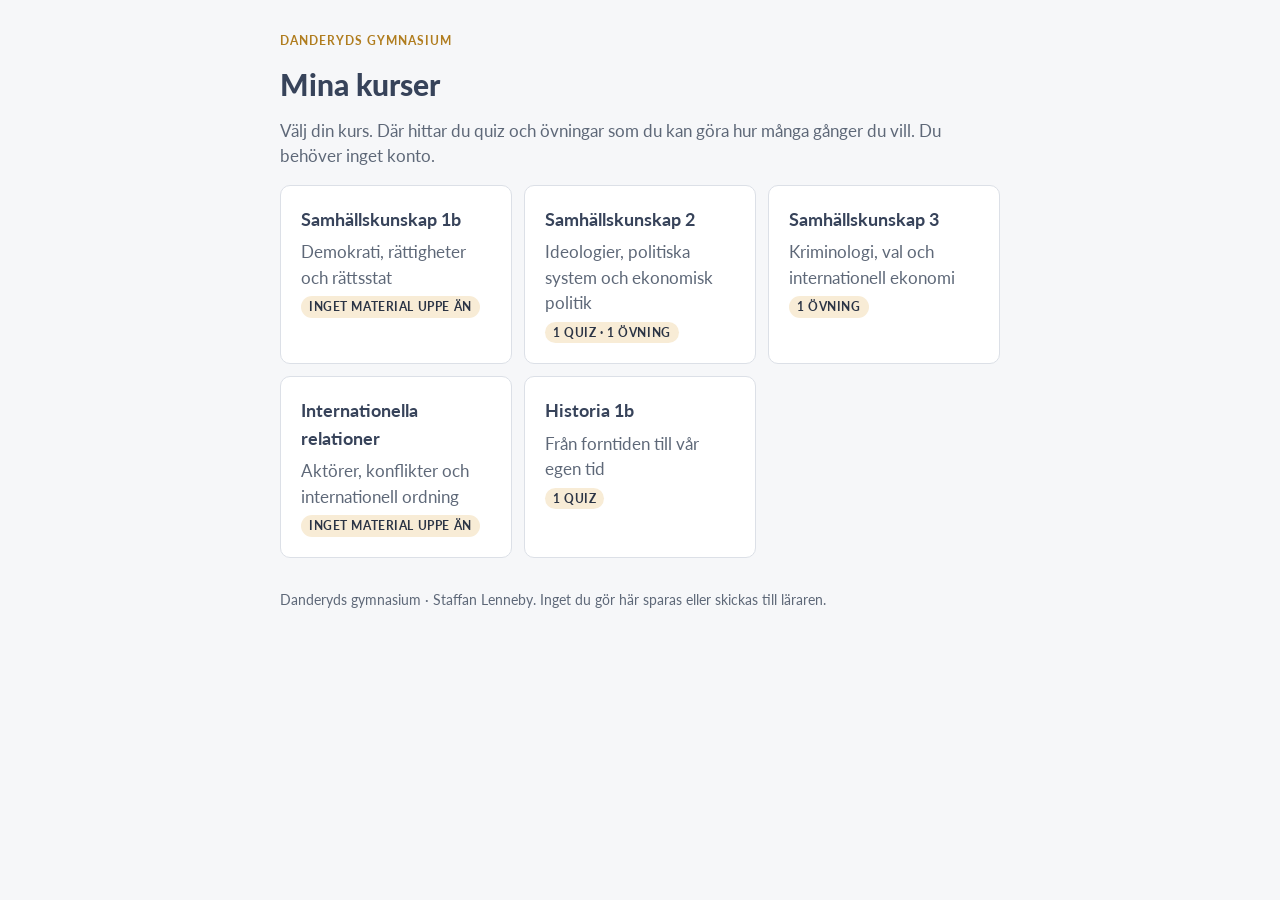
<file: index.html>
<!DOCTYPE html>
<html lang="sv">
<head>
<meta charset="utf-8">
<meta name="viewport" content="width=device-width, initial-scale=1">
<title>Mina kurser · Staffan Lenneby</title>
<link rel="preconnect" href="https://fonts.googleapis.com">
<link rel="stylesheet" href="https://fonts.googleapis.com/css2?family=Lato:wght@400;700;900&display=swap">
<link rel="stylesheet" href="style.css">
</head>
<body>
<div class="wrap">
  <span class="eyebrow">Danderyds gymnasium</span>
  <h1>Mina kurser</h1>
  <p class="muted">Välj din kurs. Där hittar du quiz och övningar som du kan göra hur många gånger du vill. Du behöver inget konto.</p>
  <div class="grid">
    <a class="card" href="kurs/sam1b/">
      <b>Samhällskunskap 1b</b>
      <span class="muted">Demokrati, rättigheter och rättsstat</span>
      <span class="tag">Inget material uppe än</span>
    </a>
    <a class="card" href="kurs/sam2/">
      <b>Samhällskunskap 2</b>
      <span class="muted">Ideologier, politiska system och ekonomisk politik</span>
      <span class="tag">1 quiz · 1 övning</span>
    </a>
    <a class="card" href="kurs/sam3/">
      <b>Samhällskunskap 3</b>
      <span class="muted">Kriminologi, val och internationell ekonomi</span>
      <span class="tag">1 övning</span>
    </a>
    <a class="card" href="kurs/ir/">
      <b>Internationella relationer</b>
      <span class="muted">Aktörer, konflikter och internationell ordning</span>
      <span class="tag">Inget material uppe än</span>
    </a>
    <a class="card" href="kurs/historia1b/">
      <b>Historia 1b</b>
      <span class="muted">Från forntiden till vår egen tid</span>
      <span class="tag">1 quiz</span>
    </a>
  </div>
  <footer>Danderyds gymnasium · Staffan Lenneby. Inget du gör här sparas eller skickas till läraren.</footer>
</div>
</body>
</html>
</file>
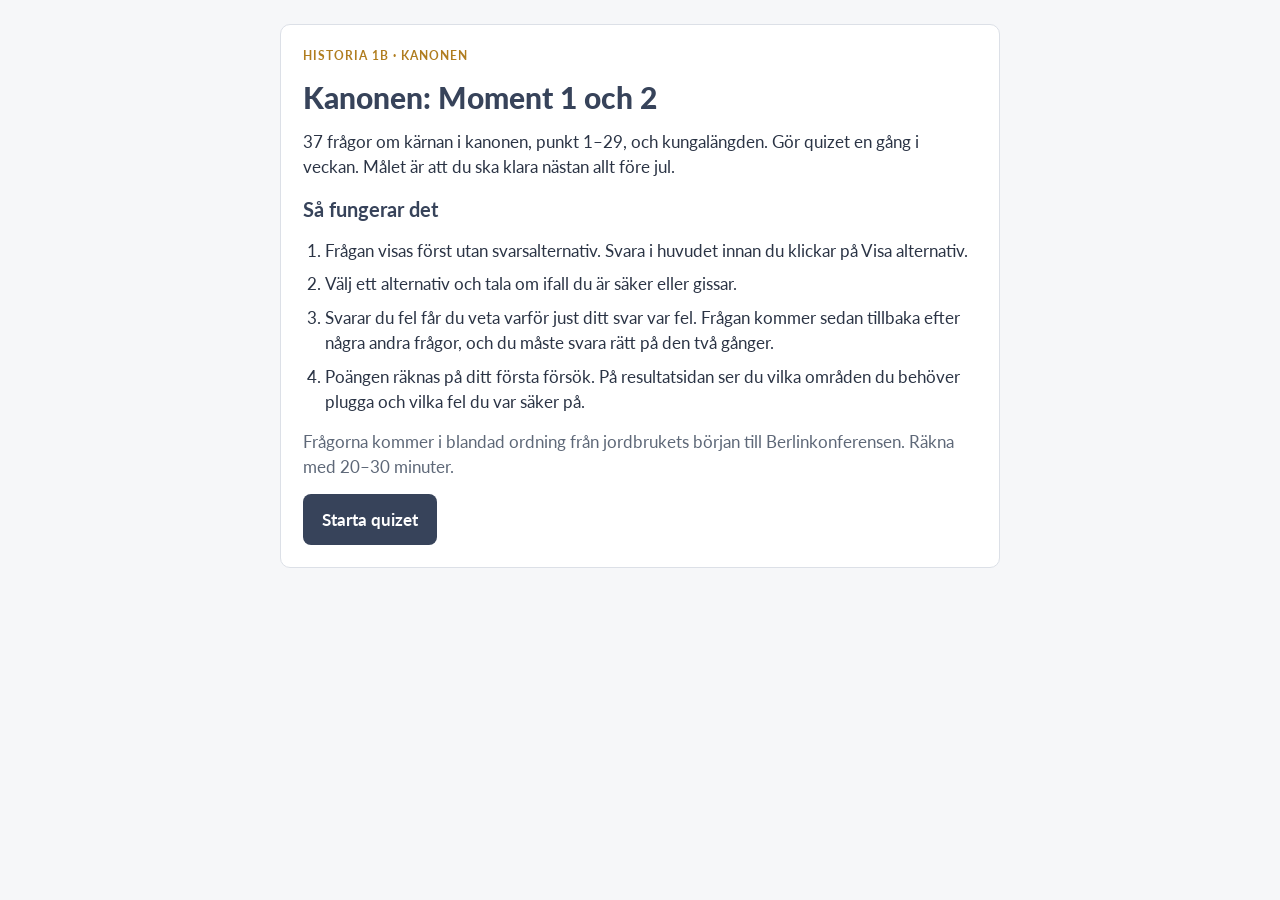
<file: historia-kanon/index.html>
<!DOCTYPE html>
<html lang="sv">
<head>
<meta charset="utf-8">
<meta name="viewport" content="width=device-width, initial-scale=1">
<title>Kanonen i Historia 1b</title>
<link rel="preconnect" href="https://fonts.googleapis.com">
<link rel="stylesheet" href="https://fonts.googleapis.com/css2?family=Lato:wght@400;700;900&display=swap">
<style>
/* Layout: en smal kolumn, ett kort i taget. Skifferblått och guld som i lektionernas bilder. */
:root {
  --bg: #F6F7F9; --card: #FFFFFF; --ink: #2B3445; --muted: #5E6878; --line: #DCE0E7;
  --navy: #37435A; --gold: #B07D1F; --goldbg: #F8ECD6;
  --ok: #2E7D4F; --okbg: #E3F2E9; --bad: #B03A2E; --badbg: #FBE7E4;
  --sel: #E6EAF2;
  --font: "Lato", "Segoe UI", system-ui, sans-serif;
}
@media (prefers-color-scheme: dark) { :root:not([data-theme="light"]) {
  --bg: #161B24; --card: #1F2633; --ink: #E7EAF0; --muted: #A3ACBB; --line: #333C4C;
  --navy: #9FB2D6; --gold: #E2B969; --goldbg: #3A3222;
  --ok: #6FCB95; --okbg: #1D3328; --bad: #F08D80; --badbg: #3A2220; --sel: #2B3446; color-scheme: dark } }
:root[data-theme="dark"] {
  --bg: #161B24; --card: #1F2633; --ink: #E7EAF0; --muted: #A3ACBB; --line: #333C4C;
  --navy: #9FB2D6; --gold: #E2B969; --goldbg: #3A3222;
  --ok: #6FCB95; --okbg: #1D3328; --bad: #F08D80; --badbg: #3A2220; --sel: #2B3446; color-scheme: dark }
* { box-sizing: border-box; }
[hidden] { display: none !important; }
html, body { background: var(--bg); }
body { color: var(--ink); font-family: var(--font); font-size: 17px; line-height: 1.5; margin: 0;
  padding-left: max(16px, env(safe-area-inset-left, 0px)); padding-right: max(16px, env(safe-area-inset-right, 0px)); padding-block: 24px 48px; }
.wrap { max-width: 720px; margin: 0 auto; display: grid; gap: 16px; }
h1 { font-size: 1.9rem; font-weight: 900; color: var(--navy); margin: 0; line-height: 1.15; text-wrap: balance; }
h2 { font-size: 1.25rem; color: var(--navy); margin: 0; text-wrap: balance; }
.eyebrow { font-size: .78rem; font-weight: 700; letter-spacing: .08em; text-transform: uppercase; color: var(--gold); }
.card { background: var(--card); border: 1px solid var(--line); border-radius: 10px; padding: 22px; display: grid; gap: 14px; }
.muted { color: var(--muted); }
p { margin: 0; }
ol.rules { margin: 0; padding-left: 1.3em; display: grid; gap: 8px; }
button { font: inherit; cursor: pointer; border-radius: 8px; border: 1px solid transparent; padding: 12px 18px; font-weight: 700; }
button:focus-visible { outline: 3px solid var(--gold); outline-offset: 2px; }
.primary { background: var(--navy); color: var(--card); }
.secondary { background: transparent; color: var(--navy); border-color: var(--line); }
button:disabled { opacity: .45; cursor: not-allowed; }
.row { display: flex; flex-wrap: wrap; gap: 10px; align-items: center; }
.top { display: flex; justify-content: space-between; gap: 12px; flex-wrap: wrap; font-size: .9rem; color: var(--muted); font-variant-numeric: tabular-nums; }
.bar { height: 6px; background: var(--line); border-radius: 3px; overflow: hidden; }
.bar > i { display: block; height: 100%; background: var(--gold); width: 0; transition: width .3s; }
.badge { display: inline-block; font-size: .75rem; font-weight: 700; padding: 2px 8px; border-radius: 99px; background: var(--goldbg); color: var(--ink); }
.qtext { font-size: 1.2rem; font-weight: 700; line-height: 1.4; }
.think { background: var(--goldbg); border-radius: 8px; padding: 12px 14px; font-size: .95rem; }
.opts { display: grid; gap: 10px; }
.opt { text-align: left; background: var(--card); color: var(--ink); border: 1.5px solid var(--line); font-weight: 400; display: flex; gap: 12px; align-items: flex-start; }
.opt .k { flex: none; width: 1.7em; height: 1.7em; border-radius: 50%; display: grid; place-items: center; background: var(--sel); font-weight: 700; font-size: .85rem; }
.opt.chosen { border-color: var(--navy); background: var(--sel); }
.opt.right { border-color: var(--ok); background: var(--okbg); }
.opt.wrong { border-color: var(--bad); background: var(--badbg); }
.opt:disabled { opacity: 1; cursor: default; }
.verdict { font-weight: 900; font-size: 1.1rem; }
.verdict.ok { color: var(--ok); } .verdict.bad { color: var(--bad); }
.fb { display: grid; gap: 10px; border-top: 1px solid var(--line); padding-top: 14px; }
.fb b { color: var(--navy); }
.ref { font-size: .85rem; color: var(--muted); }
.score { font-size: 2.6rem; font-weight: 900; color: var(--navy); font-variant-numeric: tabular-nums; line-height: 1; }
.tablewrap { overflow-x: auto; }
table { border-collapse: collapse; width: 100%; font-size: .95rem; }
th, td { text-align: left; padding: 8px 6px; border-bottom: 1px solid var(--line); vertical-align: top; }
th { font-size: .78rem; text-transform: uppercase; letter-spacing: .06em; color: var(--muted); }
td.n { font-variant-numeric: tabular-nums; white-space: nowrap; }
.pill { font-size: .8rem; font-weight: 700; padding: 2px 9px; border-radius: 99px; white-space: nowrap; }
.pill.s { background: var(--okbg); color: var(--ok); } .pill.r { background: var(--goldbg); color: var(--gold); } .pill.p { background: var(--badbg); color: var(--bad); }
ul.list, ol.list { margin: 0; padding-left: 1.2em; display: grid; gap: 10px; }
ul.list li span, ol.list li span { display: block; color: var(--muted); font-size: .95rem; }
.keys { font-size: .8rem; color: var(--muted); }
@media (max-width: 480px) { body { font-size: 16px; } h1 { font-size: 1.55rem; } .card { padding: 16px; } .qtext { font-size: 1.1rem; } }
@media (prefers-reduced-motion: reduce) { .bar > i { transition: none; } }
</style>
</head>
<body>


<div class="wrap">

<section id="start" class="card">
  <span class="eyebrow">Historia 1b · Kanonen</span>
  <h1>Kanonen: Moment 1 och 2</h1>
  <p>37 frågor om kärnan i kanonen, punkt 1–29, och kungalängden. Gör quizet en gång i veckan. Målet är att du ska klara nästan allt före jul.</p>
  <h2>Så fungerar det</h2>
  <ol class="rules">
    <li>Frågan visas först utan svarsalternativ. Svara i huvudet innan du klickar på Visa alternativ.</li>
    <li>Välj ett alternativ och tala om ifall du är säker eller gissar.</li>
    <li>Svarar du fel får du veta varför just ditt svar var fel. Frågan kommer sedan tillbaka efter några andra frågor, och du måste svara rätt på den två gånger.</li>
    <li>Poängen räknas på ditt första försök. På resultatsidan ser du vilka områden du behöver plugga och vilka fel du var säker på.</li>
  </ol>
  <p class="muted">Frågorna kommer i blandad ordning från jordbrukets början till Berlinkonferensen. Räkna med 20–30 minuter.</p>
  <div class="row"><button id="startBtn" class="primary">Starta quizet</button></div>
</section>

<section id="quiz" class="card" hidden>
  <div class="top"><span id="prog"></span><span id="queueInfo"></span></div>
  <div class="bar"><i id="barFill"></i></div>
  <div class="row"><span id="again" class="badge" hidden>Tillbaka: svara rätt igen</span><span id="areaTag" class="eyebrow" hidden></span></div>
  <p id="qtext" class="qtext"></p>

  <div id="thinkBox" class="think">Svara i huvudet först. Klicka sedan på Visa alternativ.</div>
  <div id="showRow" class="row"><button id="showBtn" class="primary">Visa alternativ</button><span class="keys">eller tryck mellanslag</span></div>

  <div id="opts" class="opts" hidden></div>
  <div id="answerRow" class="row" hidden>
    <button id="sureBtn" class="primary" disabled>Svara: jag är säker</button>
    <button id="guessBtn" class="secondary" disabled>Svara: jag gissar</button>
    <span class="keys">1–4 väljer, S eller G svarar</span>
  </div>

  <div id="fb" class="fb" hidden>
    <p id="verdict" class="verdict"></p>
    <p id="whyWrong" hidden></p>
    <p id="explain"></p>
    <p id="ref" class="ref"></p>
    <p id="comeback" class="muted" hidden>Frågan kommer tillbaka om en stund.</p>
    <div class="row"><button id="nextBtn" class="primary">Nästa fråga</button><span class="keys">eller tryck Enter</span></div>
  </div>
</section>

<section id="result" hidden>
  <div class="wrap">
    <div class="card">
      <span class="eyebrow">Resultat på första försöket</span>
      <p class="score" id="score"></p>
      <p id="scoreNote"></p>
    </div>
    <div class="card">
      <h2>Per område</h2>
      <div class="tablewrap"><table>
        <thead><tr><th>Område</th><th>Rätt</th><th>Läge</th></tr></thead>
        <tbody id="areaRows"></tbody>
      </table></div>
      <p class="muted">Sitter: 80 procent eller mer. Repetera: 50–79 procent. Plugga mer: under 50 procent.</p>
    </div>
    <div class="card" id="sureWrongCard">
      <h2>Fel som du var säker på</h2>
      <p class="muted">Det här är missuppfattningar. De är farligast, eftersom du inte vet om dem. Läs rätt svar och förklaringen en gång till.</p>
      <ul class="list" id="sureWrong"></ul>
    </div>
    <div class="card">
      <h2 id="planHead">Plugga på det här, i den här ordningen</h2>
      <ol class="list" id="plan"></ol>
    </div>
    <div class="card">
      <div class="row">
        <button id="retryWrong" class="primary">Gör om dina fel</button>
        <button id="restart" class="secondary">Gör om hela quizet</button>
      </div>
      <p class="muted">Bäst effekt får du om du gör om quizet i morgon eller om ett par dagar, inte direkt.</p>
    </div>
  </div>
</section>

</div>

<script>
const AREAS = {
  forn: { name: "Forntid och antik", ref: "Kanonen, punkt 1–6", plan: "Lär dig de sex punkterna i ordning. Kom ihåg att antiken slutar 476 och att 509 f.Kr. kommer före 27 f.Kr." },
  med:  { name: "Medeltid", ref: "Kanonen, punkt 7–13", plan: "Rita en tidslinje från 476 till 1453. Lär dig kedjan från digerdöden till högre löner och svagare feodalism." },
  tid:  { name: "Tidigmodern tid", ref: "Kanonen, punkt 14–19", plan: "Lär dig kedjan 1450, 1517, 1523: tryckpressen, Luther och Gustav Vasa. Lär dig vad trettioåriga kriget gav Sverige och vad som hände 1721." },
  rev:  { name: "Revolutionernas tid", ref: "Kanonen, punkt 20–29", plan: "Lär dig 1776, 1789 och 1815 i ordning. Koppla 1809 och 1866 till hur makten flyttade från kungen i Sverige." },
  kung: { name: "Kungalängden", ref: "Kanonen, kungalängden", plan: "Lär dig de åtta markerade kungarna med regeringsår och en händelse var. Säg dem högt i ordning från Gustav Vasa till Carl XVI Gustaf." },
};

// o: alternativ, c: index för rätt svar, w: varför varje fel alternativ är fel, f: förklaring
const Q = [
  { a: "forn", q: "Vad gjorde att människor kunde bli bofasta för ungefär 12 000 år sedan?",
    o: ["Jordbruket", "Skriften", "Handeln över Medelhavet", "De första städerna"], c: 0,
    w: [null, "Skriften kom mycket senare, omkring 3000 f.Kr.", "Handel över långa avstånd kräver att det redan finns bofasta samhällen med överskott.", "Städerna kom efter jordbruket. De byggde på överskottet från åkrarna."],
    f: "Jordbruket började omkring 10 000 f.Kr. i Mellanöstern. Det gav överskott, och det gjorde städer, handel och klasskillnader möjliga." },
  { a: "forn", q: "Vad började när skriften kom omkring 3000 f.Kr.?",
    o: ["Den historiska tiden", "Jordbruket", "Antiken", "Bronsåldern i Norden"], c: 0,
    w: [null, "Jordbruket började flera tusen år tidigare, omkring 10 000 f.Kr.", "Antiken brukar räknas från de grekiska stadsstaterna, långt senare.", "Bronsåldern i Norden började långt senare och har inget med skriften att göra."],
    f: "Kilskrift i Mesopotamien och hieroglyfer i Egypten. När det finns skrivna källor talar vi om historisk tid. Det som kom före kallas förhistorisk tid." },
  { a: "forn", q: "Vilka räknades som medborgare i den atenska demokratin?",
    o: ["Fria män med atenska föräldrar", "Alla vuxna som bodde i Aten", "Alla fria män och kvinnor", "Bara rika jordägare"], c: 0,
    w: [null, "Kvinnor, slavar och inflyttade stod utanför.", "Kvinnor hade inga politiska rättigheter i Aten.", "Demokratin gav även fattiga män rätt att rösta i folkförsamlingen."],
    f: "Demokratin i Aten omkring 500 f.Kr. var det första försöket med folkstyre, men bara en liten del av invånarna var medborgare." },
  { a: "forn", q: "Vad hände år 27 f.Kr.?",
    o: ["Augustus tog makten och Rom blev kejsardöme", "Rom blev en republik", "Caesar mördades i senaten", "Västromerska riket föll"], c: 0,
    w: [null, "Rom blev republik 509 f.Kr.", "Caesar mördades 44 f.Kr.", "Västrom föll 476 e.Kr."],
    f: "Rom blev republik 509 f.Kr. och kejsardöme när Augustus tog makten 27 f.Kr. Tänk på att f.Kr. räknas baklänges, så 509 kommer först." },
  { a: "forn", q: "Vad hände år 380?",
    o: ["Kristendomen blev statsreligion i Romarriket", "Västromerska riket föll", "Islam uppstod", "Augustus blev kejsare"], c: 0,
    w: [null, "Västrom föll 476.", "Islam uppstod 622.", "Augustus blev kejsare 27 f.Kr."],
    f: "Kyrkan blev en maktfaktor som präglade Europa under hela medeltiden." },
  { a: "forn", q: "Vilket årtal brukar räknas som slutet på antiken?",
    o: ["476", "380", "1453", "27 f.Kr."], c: 0,
    w: [null, "380 blev kristendomen statsreligion.", "1453 räknas ofta som slutet på medeltiden.", "27 f.Kr. blev Augustus kejsare."],
    f: "476 föll Västromerska riket. Det brukar räknas som slutet på antiken och början på medeltiden." },

  { a: "med", q: "Vad hände år 622?",
    o: ["Muhammed flyttade till Medina och islams tideräkning började", "Korstågen började", "Vikingatiden började", "Konstantinopel erövrades"], c: 0,
    w: [null, "Korstågen började 1096.", "Vikingatiden brukar räknas från 793.", "Konstantinopel erövrades 1453."],
    f: "Islam spreds sedan snabbt, från Spanien i väster till Indien i öster." },
  { a: "med", q: "Vilken händelse brukar räknas som starten på vikingatiden?",
    o: ["Anfallet mot Lindisfarne 793", "Slaget vid Hastings 1066", "Kalmarunionen 1397", "Västroms fall 476"], c: 0,
    w: [null, "1066 brukar i stället räknas som slutet på vikingatiden.", "Kalmarunionen kom flera hundra år efter vikingatiden.", "476 är slutet på antiken."],
    f: "Vikingarnas anfall mot klostret Lindisfarne i England 793 brukar räknas som starten. Vikingatiden slutar runt 1066." },
  { a: "med", q: "Varför började korstågen?",
    o: ["Påven uppmanade till krig för att ta Jerusalem", "Kungarna ville stoppa vikingarnas anfall", "Handelsstäderna ville hitta sjövägen till Indien", "Osmanerna hade erövrat Konstantinopel"], c: 0,
    w: [null, "Vikingatiden var slut när korstågen började 1096.", "Det var drivkraften bakom upptäcktsresorna på 1400-talet.", "Konstantinopel föll 1453, efter korstågen."],
    f: "Korstågen pågick 1096–1291. Fiendebilderna mellan kristna och muslimer används fortfarande." },
  { a: "med", q: "Varför fick många som överlevde digerdöden högre lön?",
    o: ["Bristen på arbetskraft gjorde arbetarna eftertraktade", "Kungen beslutade om högre löner efter pesten", "Kyrkan delade ut sina pengar till bönderna", "Skördarna blev mycket större efter pesten"], c: 0,
    w: [null, "Kungar och herrar försökte tvärtom hålla nere lönerna.", "Kyrkan behöll sin egendom.", "Det fanns färre som kunde odla. Det var arbetskraften som blev knapp."],
    f: "Omkring en tredjedel av Europas befolkning dog 1347–1351. När arbetarna blev få kunde de kräva mer, och feodalismen försvagades." },
  { a: "med", q: "Vad var Kalmarunionen?",
    o: ["Sverige, Danmark och Norge under en gemensam kung", "Ett förbund av tyska handelsstäder", "Freden efter trettioåriga kriget", "Sveriges första riksdag"], c: 0,
    w: [null, "Det var Hansan.", "Den freden kallas westfaliska freden, 1648.", "Kalmarunionen var en union mellan tre riken, inte ett svenskt beslutande organ."],
    f: "Unionen bildades 1397. Konflikterna inom den banade väg för Gustav Vasa, som tog makten i Sverige 1523." },
  { a: "med", q: "Varför var tryckpressen viktig för reformationen?",
    o: ["Luthers skrifter kunde spridas snabbt i stora upplagor", "Kyrkan kunde lättare förbjuda farliga böcker", "Bibeln fanns för första gången i skrift", "Munkarna fick mer tid att skriva av böcker"], c: 0,
    w: [null, "Tvärtom blev det svårare för kyrkan att stoppa nya idéer.", "Bibeln fanns redan i handskrivna kopior.", "Tryckpressen gjorde i stället munkarnas avskrifter mindre viktiga."],
    f: "Gutenbergs tryckpress kom omkring 1450. Böcker och skrifter kunde tryckas snabbt och billigt." },
  { a: "med", q: "Vad hände 1453?",
    o: ["Osmanska riket erövrade Konstantinopel", "Columbus nådde Amerika", "Luther spikade upp sina teser", "Kalmarunionen bildades"], c: 0,
    w: [null, "Columbus nådde Amerika 1492.", "Luthers teser kom 1517.", "Kalmarunionen bildades 1397."],
    f: "Konstantinopel var Bysantinska rikets huvudstad. Året räknas ofta som slutet på medeltiden." },

  { a: "tid", q: "Vad hände med urbefolkningen i Amerika efter att Columbus kom dit 1492?",
    o: ["Den minskade kraftigt, främst genom sjukdomar", "Den växte tack vare ny mat från Europa", "Den flyttade till Europa för att arbeta", "Den fick handla fritt med Spanien"], c: 0,
    w: [null, "Befolkningen minskade kraftigt. Sjukdomar som smittkoppor dödade miljoner.", "Det var européer som flyttade till Amerika, inte tvärtom.", "Spanien tog kontroll över handeln och marken."],
    f: "1492 blev början på Europas kolonisering av Amerika." },
  { a: "tid", q: "Vad kritiserade Luther i sina teser 1517?",
    o: ["Avlatshandeln", "Tryckpressen", "Korstågen", "Kungarnas makt"], c: 0,
    w: [null, "Luther använde tvärtom tryckpressen för att sprida sina idéer.", "Korstågen var slut sedan länge.", "Luther fick stöd av furstar och kungar."],
    f: "Kyrkan sålde avlatsbrev som sades förkorta tiden i skärselden. Kritiken blev början på reformationen och kyrkans splittring." },
  { a: "tid", q: "Vad gjorde Gustav Vasa med kyrkan i Sverige?",
    o: ["Bröt med påven och tog kyrkans egendom", "Gav kyrkan mer jord för att få dess stöd", "Lät påven utse Sveriges ärkebiskop", "Gjorde kyrkan oberoende av kungen"], c: 0,
    w: [null, "Han tog jord från kyrkan, han gav den ingen.", "Han bröt med påven.", "Kyrkan blev tvärtom underordnad kungen."],
    f: "Gustav Vasa blev kung 1523. Vid Västerås riksdag 1527 gick kyrkans egendom till kronan. Den lutherska läran slogs fast först vid Uppsala möte 1593." },
  { a: "tid", q: "Vad var triangelhandeln?",
    o: ["Handel mellan Europa, Afrika och Amerika med varor och slavar", "Handel mellan Sverige, Danmark och Norge", "Handel med kryddor mellan Indien, Kina och Europa", "Handel mellan de tyska hansastäderna"], c: 0,
    w: [null, "Det var tre riken i en union, inte en handelsväg.", "Kryddhandeln gick österut. Triangelhandeln gick över Atlanten.", "Det var Hansans handel i Nordeuropa."],
    f: "Den transatlantiska slavhandeln pågick från 1500-talet till 1800-talet." },
  { a: "tid", q: "Ungefär hur många afrikaner fördes över Atlanten i slavhandeln?",
    o: ["Omkring 12 miljoner", "Omkring 1 miljon", "Omkring 50 miljoner", "Omkring 120 000"], c: 0,
    w: [null, "Det är för lågt. Handeln pågick i över 300 år.", "Det är för högt. Forskarna räknar med omkring 12 miljoner.", "Det är alldeles för lågt."],
    f: "Omkring 12 miljoner afrikaner fördes över Atlanten. Siffran är en uppskattning." },
  { a: "tid", q: "Vad fick Sverige ut av trettioåriga kriget 1618–1648?",
    o: ["Sverige blev en stormakt", "Sverige förlorade Finland", "Sverige lämnade Kalmarunionen", "Sverige blev katolskt igen"], c: 0,
    w: [null, "Finland förlorades 1809.", "Sverige lämnade unionen redan 1523.", "Sverige var protestantiskt och stred på den protestantiska sidan."],
    f: "Kriget började som ett religionskrig och blev en maktkamp. Sverige fick land runt Östersjön." },
  { a: "tid", q: "Vad avslutade freden i Nystad 1721?",
    o: ["Stormaktstiden", "Trettioåriga kriget", "Kalmarunionen", "Frihetstiden"], c: 0,
    w: [null, "Trettioåriga kriget slutade 1648.", "Kalmarunionen var slut för Sveriges del 1523.", "Frihetstiden började tvärtom ungefär då."],
    f: "Karl XII förlorade vid Poltava 1709. Freden 1721 avslutade stormaktstiden." },

  { a: "rev", q: "Vilka idéer stod upplysningen för?",
    o: ["Förnuft, naturrätt och maktdelning", "Tro, tradition och kungens makt", "Klasskamp och statligt ägande", "Nationalism och imperialism"], c: 0,
    w: [null, "Det var tvärtom det som upplysningen kritiserade.", "Det är socialismens idéer från 1800-talet.", "De idéerna växte fram senare, under 1800-talet."],
    f: "Upplysningen var en idérörelse på 1700-talet. Idéerna låg bakom revolutionerna." },
  { a: "rev", q: "Var började den industriella revolutionen?",
    o: ["Storbritannien", "Frankrike", "USA", "Sverige"], c: 0,
    w: [null, "Frankrike industrialiserades senare.", "USA industrialiserades senare.", "I Sverige tog industrialiseringen fart först på 1870-talet."],
    f: "Den började i Storbritannien omkring 1760 med ångmaskiner och fabriker." },
  { a: "rev", q: "Vilken grupp stod utanför rättigheterna i den amerikanska självständighetsförklaringen 1776?",
    o: ["Slavarna", "Kolonisterna i norr", "De rika jordägarna", "Prästerna"], c: 0,
    w: [null, "Kolonisterna i norr var en del av de nya staterna.", "Många av de som skrev förklaringen var själva rika jordägare.", "Prästerna var fria medborgare."],
    f: "Kolonierna bröt med Storbritannien med hänvisning till naturliga rättigheter. Slaveriet fanns kvar i USA till 1865." },
  { a: "rev", q: "Vilket år började den franska revolutionen?",
    o: ["1789", "1776", "1815", "1848"], c: 0,
    w: [null, "1776 är den amerikanska självständighetsförklaringen.", "1815 besegrades Napoleon vid Waterloo.", "1848 är revolutionsåret i Europa."],
    f: "Kungamakten föll, och idéer om folksuveränitet och mänskliga rättigheter spreds i Europa." },
  { a: "rev", q: "Var besegrades Napoleon slutligen 1815?",
    o: ["Waterloo", "Poltava", "Lützen", "Sarajevo"], c: 0,
    w: [null, "Vid Poltava förlorade Karl XII 1709.", "Vid Lützen dog Gustav II Adolf 1632.", "I Sarajevo mördades tronföljaren Franz Ferdinand 1914."],
    f: "Napoleon spred revolutionens lagar genom Europa men styrde själv som kejsare." },
  { a: "rev", q: "Vad förlorade Sverige 1809?",
    o: ["Finland", "Skåne", "Norge", "Gotland"], c: 0,
    w: [null, "Skåne blev svenskt 1658 och är fortfarande svenskt.", "Unionen med Norge upplöstes 1905.", "Gotland är svenskt sedan 1645."],
    f: "Sverige förlorade Finland till Ryssland. Samma år fick Sverige en ny regeringsform som delade makten mellan kung och riksdag." },
  { a: "rev", q: "Vad beskrev Marx och Engels i Kommunistiska manifestet 1848?",
    o: ["Historien som en kamp mellan klasser", "Varför kungen skulle ha mer makt", "Varför varje folk behöver en egen stat", "Hur fabrikerna kunde bli lönsammare"], c: 0,
    w: [null, "Marx och Engels ville tvärtom att arbetarna skulle ta makten.", "Det är nationalismens idé.", "De kritiserade fabriksägarnas vinster."],
    f: "1848 var också revolutionsåret, med upplopp i stora delar av Europa." },
  { a: "rev", q: "Vad ersatte representationsreformen 1866?",
    o: ["Ståndsriksdagen", "Kungens envälde", "Den allmänna rösträtten", "Statskyrkan"], c: 0,
    w: [null, "Enväldet avskaffades redan 1809.", "Allmän och lika rösträtt kom först 1921.", "Kyrkan och staten skildes långt senare."],
    f: "Ståndsriksdagen ersattes av en tvåkammarriksdag. Rösträtten var fortfarande knuten till inkomst." },
  { a: "rev", q: "Vad fick utvandringen till Amerika att ta fart på 1860-talet?",
    o: ["Missväxt och svält under nödåren", "Krig mellan Sverige och Norge", "Ett förbud mot fattiga att arbeta", "Att USA betalade resan för alla"], c: 0,
    w: [null, "Det fanns inget sådant krig på 1860-talet.", "Något sådant förbud fanns inte.", "Utvandrarna betalade själva, eller fick hjälp av släktingar."],
    f: "Nödåren var 1867–1869. Över en miljon svenskar emigrerade till Amerika fram till 1930." },
  { a: "rev", q: "Vad gjorde de europeiska staterna vid Berlinkonferensen 1884–1885?",
    o: ["Gjorde upp om hur Afrika skulle delas", "Bestämde hur Tyskland skulle enas", "Slöt fred efter Napoleonkrigen", "Förbjöd all handel med slavar"], c: 0,
    w: [null, "Tyskland enades redan 1871.", "Freden efter Napoleonkrigen slöts vid Wienkongressen 1815.", "Konferensen handlade om hur Afrika skulle delas mellan stormakterna."],
    f: "Imperialismen nådde sin topp. Kongo blev Leopold II:s privata koloni." },

  { a: "kung", q: "Vem regerade 1611–1632 och dog vid Lützen?",
    o: ["Gustav II Adolf", "Karl XII", "Gustav Vasa", "Karl XI"], c: 0,
    w: [null, "Karl XII dog 1718 i Norge.", "Gustav Vasa regerade 1523–1560.", "Karl XI regerade 1660–1697."],
    f: "Gustav II Adolf ledde Sverige in i trettioåriga kriget." },
  { a: "kung", q: "Vilken kung förlorade slaget vid Poltava 1709?",
    o: ["Karl XII", "Karl XI", "Gustav III", "Karl X Gustav"], c: 0,
    w: [null, "Karl XI dog 1697.", "Gustav III regerade 1771–1792.", "Karl X Gustav regerade 1654–1660."],
    f: "Karl XII regerade 1697–1718, under stora nordiska kriget." },
  { a: "kung", q: "Vilken kung grundade dagens kungahus Bernadotte?",
    o: ["Karl XIV Johan", "Gustav III", "Oskar II", "Carl XVI Gustaf"], c: 0,
    w: [null, "Gustav III tillhörde ätten Holstein-Gottorp.", "Oskar II var Karl XIV Johans sonson.", "Carl XVI Gustaf är dagens kung i samma ätt."],
    f: "Karl XIV Johan var fransk marskalk och regerade 1818–1844." },
  { a: "kung", q: "Vilken kung gjorde statskupp 1772 och mördades 1792?",
    o: ["Gustav III", "Gustav IV Adolf", "Karl XII", "Adolf Fredrik"], c: 0,
    w: [null, "Gustav IV Adolf avsattes 1809.", "Karl XII dog i Norge 1718.", "Adolf Fredrik dog 1771."],
    f: "Gustav III regerade 1771–1792 och tog tillbaka makt från riksdagen." },
  { a: "kung", q: "Vilken kung avsattes 1809 efter att Finland gått förlorat?",
    o: ["Gustav IV Adolf", "Gustav III", "Karl XIII", "Karl XIV Johan"], c: 0,
    w: [null, "Gustav III mördades 1792.", "Karl XIII blev kung efter att Gustav IV Adolf avsatts.", "Karl XIV Johan blev kung 1818."],
    f: "Gustav IV Adolf regerade 1792–1809." },
  { a: "kung", q: "Vem var kung under häxprocesserna 1668–1676?",
    o: ["Karl XI", "Gustav II Adolf", "Kristina", "Karl XII"], c: 0,
    w: [null, "Gustav II Adolf dog 1632.", "Kristina abdikerade 1654.", "Karl XII blev kung 1697."],
    f: "Karl XI regerade 1660–1697. Under hans tid infördes enväldet." },
  { a: "kung", q: "Vilken kung bröt med Kalmarunionen och regerade 1523–1560?",
    o: ["Gustav Vasa", "Erik XIV", "Karl IX", "Johan III"], c: 0,
    w: [null, "Erik XIV var Gustav Vasas son och regerade 1560–1568.", "Karl IX regerade 1599–1611.", "Johan III regerade 1568–1592."],
    f: "Under Gustav Vasas tid bröt Sverige med påven." },
];

const el = id => document.getElementById(id);
const LETTERS = ["1", "2", "3", "4"];
const shuffle = a => { a = a.slice(); for (let i = a.length - 1; i > 0; i--) { const j = Math.floor(Math.random() * (i + 1)); [a[i], a[j]] = [a[j], a[i]]; } return a; };

let queue, pos, first, need, seen, total, stage, order, chosen, cur;

function startSession(ids) {
  queue = shuffle(ids); pos = 0; first = {}; need = {}; seen = new Set(); total = ids.length;
  el("start").hidden = true; el("result").hidden = true; el("quiz").hidden = false;
  render();
}

function insertLater(id, gap) {
  const at = Math.min(pos + 1 + gap, queue.length);
  queue.splice(at, 0, id);
}

function render() {
  if (pos >= queue.length) return finish();
  cur = queue[pos]; const q = Q[cur];
  const repeat = seen.has(cur);
  stage = "think"; chosen = null;
  order = shuffle([0, 1, 2, 3]);
  const done = Object.keys(first).length + (repeat ? 0 : 1);
  el("prog").textContent = repeat ? "Repetition" : "Fråga " + done + " av " + total;
  const pending = Object.values(need).filter(n => n > 0).length;
  el("queueInfo").textContent = pending ? pending + " fel att svara rätt på igen" : "";
  el("barFill").style.width = (Object.keys(first).length / total * 100) + "%";
  el("again").hidden = !repeat;
  el("areaTag").hidden = true;
  el("qtext").textContent = q.q;
  el("thinkBox").hidden = false; el("showRow").hidden = false;
  el("opts").hidden = true; el("answerRow").hidden = true; el("fb").hidden = true;
  el("sureBtn").disabled = true; el("guessBtn").disabled = true;
  const box = el("opts"); box.innerHTML = "";
  order.forEach((oi, k) => {
    const b = document.createElement("button");
    b.className = "opt"; b.type = "button";
    const key = document.createElement("span"); key.className = "k"; key.textContent = LETTERS[k];
    const t = document.createElement("span"); t.textContent = q.o[oi];
    b.append(key, t);
    b.addEventListener("click", () => choose(k));
    box.appendChild(b);
  });
  el("showBtn").focus({ preventScroll: true });
  window.scrollTo({ top: 0 });
}

function showOptions() {
  if (stage !== "think") return;
  stage = "choose";
  el("thinkBox").hidden = true; el("showRow").hidden = true;
  el("opts").hidden = false; el("answerRow").hidden = false;
}

function choose(k) {
  if (stage !== "choose") return;
  chosen = k;
  [...el("opts").children].forEach((b, i) => b.classList.toggle("chosen", i === k));
  el("sureBtn").disabled = false; el("guessBtn").disabled = false;
}

function submit(sure) {
  if (stage !== "choose" || chosen === null) return;
  stage = "feedback";
  const q = Q[cur]; const picked = order[chosen]; const ok = picked === q.c;
  const repeat = seen.has(cur);
  if (!repeat) { first[cur] = { ok, sure }; seen.add(cur); }
  if (ok) {
    if (need[cur] > 0) { need[cur]--; if (need[cur] > 0) insertLater(cur, 6); }
  } else {
    need[cur] = 2; insertLater(cur, 4);
  }
  [...el("opts").children].forEach((b, i) => {
    b.disabled = true; b.classList.remove("chosen");
    if (order[i] === q.c) b.classList.add("right");
    else if (i === chosen) b.classList.add("wrong");
  });
  el("answerRow").hidden = true;
  el("areaTag").textContent = AREAS[q.a].name; el("areaTag").hidden = false;
  const v = el("verdict");
  if (ok) {
    v.className = "verdict ok";
    v.textContent = need[cur] > 0 ? "Rätt. Svara rätt en gång till, så är frågan klar." : (sure ? "Rätt, och du var säker." : "Rätt, men du gissade. Läs förklaringen så att du vet varför.");
  } else {
    v.className = "verdict bad";
    v.textContent = sure ? "Fel, fast du var säker. Det här är en missuppfattning att rätta till." : "Fel.";
  }
  el("whyWrong").hidden = ok;
  if (!ok) { el("whyWrong").innerHTML = ""; const b = document.createElement("b"); b.textContent = "Därför är ditt svar fel: "; el("whyWrong").append(b, document.createTextNode(q.w[picked])); }
  el("explain").innerHTML = ""; const b2 = document.createElement("b"); b2.textContent = "Rätt svar: ";
  const ans = q.o[q.c].replace(/\.$/, "") + ".";
  const fp = document.createElement("span"); fp.style.display = "block"; fp.style.marginTop = "6px"; fp.textContent = q.f;
  el("explain").append(b2, document.createTextNode(ans), fp);
  el("ref").textContent = "Läs: " + AREAS[q.a].ref;
  el("comeback").hidden = !(need[cur] > 0);
  el("fb").hidden = false;
  el("nextBtn").focus({ preventScroll: true });
}

function next() { if (stage !== "feedback") return; pos++; render(); }

function finish() {
  el("quiz").hidden = true; el("result").hidden = false;
  const ids = Object.keys(first).map(Number);
  const right = ids.filter(i => first[i].ok).length;
  const pct = Math.round(right / ids.length * 100);
  el("score").textContent = right + " av " + ids.length;
  el("scoreNote").textContent = pct >= 85 ? pct + " procent. Mycket starkt på ett svårt quiz." :
    pct >= 65 ? pct + " procent. Ett bra resultat på det här quizet. Plugga på områdena nedan." :
    pct + " procent. Quizet är svårt med flit. Följ pluggplanen nedan och gör om quizet om ett par dagar.";
  const per = {};
  Object.keys(AREAS).forEach(k => per[k] = { right: 0, total: 0 });
  ids.forEach(i => { const a = Q[i].a; per[a].total++; if (first[i].ok) per[a].right++; });
  const rows = el("areaRows"); rows.innerHTML = "";
  const status = p => p >= .8 ? ["Sitter", "s"] : p >= .5 ? ["Repetera", "r"] : ["Plugga mer", "p"];
  Object.keys(AREAS).filter(k => per[k].total).forEach(k => {
    const p = per[k].right / per[k].total; const [label, cls] = status(p);
    const tr = document.createElement("tr");
    const a = document.createElement("td"); a.textContent = AREAS[k].name;
    const n = document.createElement("td"); n.className = "n"; n.textContent = per[k].right + "/" + per[k].total;
    const s = document.createElement("td"); const pill = document.createElement("span"); pill.className = "pill " + cls; pill.textContent = label; s.appendChild(pill);
    tr.append(a, n, s); rows.appendChild(tr);
  });
  const sw = ids.filter(i => !first[i].ok && first[i].sure);
  el("sureWrongCard").hidden = sw.length === 0;
  const ul = el("sureWrong"); ul.innerHTML = "";
  sw.forEach(i => {
    const li = document.createElement("li"); const b = document.createElement("b"); b.textContent = Q[i].q;
    const s = document.createElement("span"); s.textContent = "Rätt svar: " + Q[i].o[Q[i].c];
    li.append(b, s); ul.appendChild(li);
  });
  const weak = Object.keys(AREAS).filter(k => per[k].total && per[k].right / per[k].total < .8)
    .sort((x, y) => per[x].right / per[x].total - per[y].right / per[y].total);
  const plan = el("plan"); plan.innerHTML = "";
  if (!weak.length) {
    el("planHead").textContent = "Alla områden sitter";
    const li = document.createElement("li"); const b = document.createElement("b"); b.textContent = "Träna på provets skrivdelar";
    const s = document.createElement("span"); s.textContent = "Gör en KEPS-tabell för antiken mot medeltiden och en för medeltiden mot nya tiden, och värdera två källor med de fyra kriterierna.";
    li.append(b, s); plan.appendChild(li);
  } else {
    el("planHead").textContent = "Plugga på det här, i den här ordningen";
    weak.forEach(k => {
      const li = document.createElement("li"); const b = document.createElement("b");
      b.textContent = AREAS[k].name + " · " + per[k].right + "/" + per[k].total + " rätt";
      const s = document.createElement("span"); s.textContent = AREAS[k].plan + " Läs: " + AREAS[k].ref + ".";
      li.append(b, s); plan.appendChild(li);
    });
  }
  const wrongIds = ids.filter(i => !first[i].ok);
  el("retryWrong").hidden = wrongIds.length === 0;
  el("retryWrong").textContent = "Gör om dina " + wrongIds.length + " fel";
  el("retryWrong").onclick = () => startSession(wrongIds);
  window.scrollTo({ top: 0 });
}

el("startBtn").addEventListener("click", () => startSession(Q.map((_, i) => i)));
el("restart").addEventListener("click", () => startSession(Q.map((_, i) => i)));
el("showBtn").addEventListener("click", showOptions);
el("sureBtn").addEventListener("click", () => submit(true));
el("guessBtn").addEventListener("click", () => submit(false));
el("nextBtn").addEventListener("click", next);
document.addEventListener("keydown", e => {
  if (el("quiz").hidden || e.target.tagName === "INPUT") return;
  if (stage === "think" && (e.key === " " || e.key === "Enter")) { e.preventDefault(); showOptions(); }
  else if (stage === "choose" && LETTERS.includes(e.key)) { e.preventDefault(); choose(+e.key - 1); }
  else if (stage === "choose" && chosen !== null && (e.key === "s" || e.key === "S")) { e.preventDefault(); submit(true); }
  else if (stage === "choose" && chosen !== null && (e.key === "g" || e.key === "G")) { e.preventDefault(); submit(false); }
  else if (stage === "feedback" && (e.key === "Enter" || e.key === " ")) { e.preventDefault(); next(); }
});
</script>
</body>
</html>
</file>
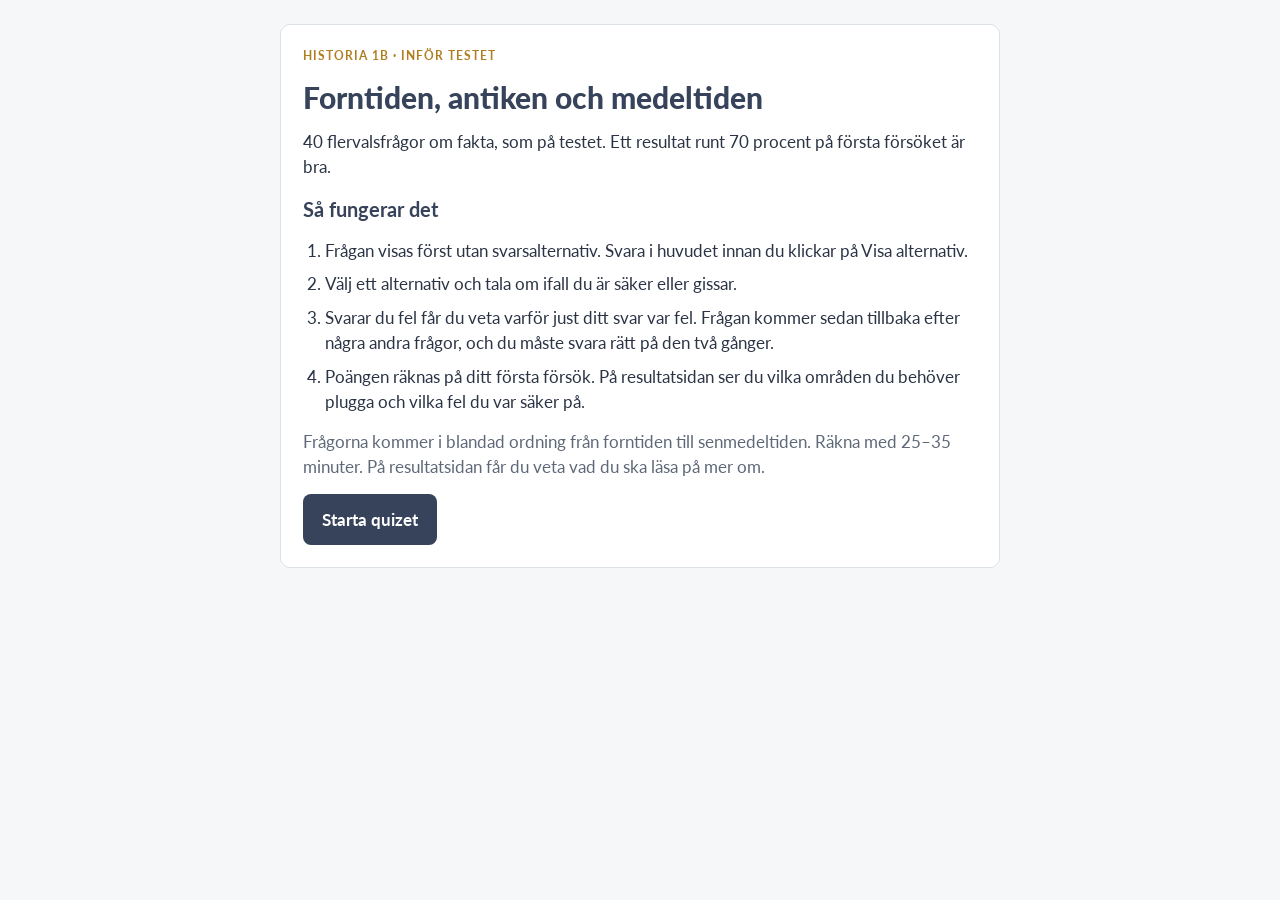
<file: historia-medeltid/index.html>
<!DOCTYPE html>
<html lang="sv">
<head>
<meta charset="utf-8">
<meta name="viewport" content="width=device-width, initial-scale=1">
<title>Forntiden, antiken och medeltiden</title>
<link rel="preconnect" href="https://fonts.googleapis.com">
<link rel="stylesheet" href="https://fonts.googleapis.com/css2?family=Lato:wght@400;700;900&display=swap">
<style>
/* Layout: en smal kolumn, ett kort i taget. Skifferblått och guld som i lektionernas bilder. */
:root {
  --bg: #F6F7F9; --card: #FFFFFF; --ink: #2B3445; --muted: #5E6878; --line: #DCE0E7;
  --navy: #37435A; --gold: #B07D1F; --goldbg: #F8ECD6;
  --ok: #2E7D4F; --okbg: #E3F2E9; --bad: #B03A2E; --badbg: #FBE7E4;
  --sel: #E6EAF2;
  --font: "Lato", "Segoe UI", system-ui, sans-serif;
}
@media (prefers-color-scheme: dark) { :root:not([data-theme="light"]) {
  --bg: #161B24; --card: #1F2633; --ink: #E7EAF0; --muted: #A3ACBB; --line: #333C4C;
  --navy: #9FB2D6; --gold: #E2B969; --goldbg: #3A3222;
  --ok: #6FCB95; --okbg: #1D3328; --bad: #F08D80; --badbg: #3A2220; --sel: #2B3446; color-scheme: dark } }
:root[data-theme="dark"] {
  --bg: #161B24; --card: #1F2633; --ink: #E7EAF0; --muted: #A3ACBB; --line: #333C4C;
  --navy: #9FB2D6; --gold: #E2B969; --goldbg: #3A3222;
  --ok: #6FCB95; --okbg: #1D3328; --bad: #F08D80; --badbg: #3A2220; --sel: #2B3446; color-scheme: dark }
* { box-sizing: border-box; }
[hidden] { display: none !important; }
html, body { background: var(--bg); }
body { color: var(--ink); font-family: var(--font); font-size: 17px; line-height: 1.5; margin: 0;
  padding-left: max(16px, env(safe-area-inset-left, 0px)); padding-right: max(16px, env(safe-area-inset-right, 0px)); padding-block: 24px 48px; }
.wrap { max-width: 720px; margin: 0 auto; display: grid; gap: 16px; }
h1 { font-size: 1.9rem; font-weight: 900; color: var(--navy); margin: 0; line-height: 1.15; text-wrap: balance; }
h2 { font-size: 1.25rem; color: var(--navy); margin: 0; text-wrap: balance; }
.eyebrow { font-size: .78rem; font-weight: 700; letter-spacing: .08em; text-transform: uppercase; color: var(--gold); }
.card { background: var(--card); border: 1px solid var(--line); border-radius: 10px; padding: 22px; display: grid; gap: 14px; }
.muted { color: var(--muted); }
p { margin: 0; }
ol.rules { margin: 0; padding-left: 1.3em; display: grid; gap: 8px; }
button { font: inherit; cursor: pointer; border-radius: 8px; border: 1px solid transparent; padding: 12px 18px; font-weight: 700; }
button:focus-visible { outline: 3px solid var(--gold); outline-offset: 2px; }
.primary { background: var(--navy); color: var(--card); }
.secondary { background: transparent; color: var(--navy); border-color: var(--line); }
button:disabled { opacity: .45; cursor: not-allowed; }
.row { display: flex; flex-wrap: wrap; gap: 10px; align-items: center; }
.top { display: flex; justify-content: space-between; gap: 12px; flex-wrap: wrap; font-size: .9rem; color: var(--muted); font-variant-numeric: tabular-nums; }
.bar { height: 6px; background: var(--line); border-radius: 3px; overflow: hidden; }
.bar > i { display: block; height: 100%; background: var(--gold); width: 0; transition: width .3s; }
.badge { display: inline-block; font-size: .75rem; font-weight: 700; padding: 2px 8px; border-radius: 99px; background: var(--goldbg); color: var(--ink); }
.qtext { font-size: 1.2rem; font-weight: 700; line-height: 1.4; }
.think { background: var(--goldbg); border-radius: 8px; padding: 12px 14px; font-size: .95rem; }
.opts { display: grid; gap: 10px; }
.opt { text-align: left; background: var(--card); color: var(--ink); border: 1.5px solid var(--line); font-weight: 400; display: flex; gap: 12px; align-items: flex-start; }
.opt .k { flex: none; width: 1.7em; height: 1.7em; border-radius: 50%; display: grid; place-items: center; background: var(--sel); font-weight: 700; font-size: .85rem; }
.opt.chosen { border-color: var(--navy); background: var(--sel); }
.opt.right { border-color: var(--ok); background: var(--okbg); }
.opt.wrong { border-color: var(--bad); background: var(--badbg); }
.opt:disabled { opacity: 1; cursor: default; }
.verdict { font-weight: 900; font-size: 1.1rem; }
.verdict.ok { color: var(--ok); } .verdict.bad { color: var(--bad); }
.fb { display: grid; gap: 10px; border-top: 1px solid var(--line); padding-top: 14px; }
.fb b { color: var(--navy); }
.ref { font-size: .85rem; color: var(--muted); }
.score { font-size: 2.6rem; font-weight: 900; color: var(--navy); font-variant-numeric: tabular-nums; line-height: 1; }
.tablewrap { overflow-x: auto; }
table { border-collapse: collapse; width: 100%; font-size: .95rem; }
th, td { text-align: left; padding: 8px 6px; border-bottom: 1px solid var(--line); vertical-align: top; }
th { font-size: .78rem; text-transform: uppercase; letter-spacing: .06em; color: var(--muted); }
td.n { font-variant-numeric: tabular-nums; white-space: nowrap; }
.pill { font-size: .8rem; font-weight: 700; padding: 2px 9px; border-radius: 99px; white-space: nowrap; }
.pill.s { background: var(--okbg); color: var(--ok); } .pill.r { background: var(--goldbg); color: var(--gold); } .pill.p { background: var(--badbg); color: var(--bad); }
ul.list, ol.list { margin: 0; padding-left: 1.2em; display: grid; gap: 10px; }
ul.list li span, ol.list li span { display: block; color: var(--muted); font-size: .95rem; }
.keys { font-size: .8rem; color: var(--muted); }
@media (max-width: 480px) { body { font-size: 16px; } h1 { font-size: 1.55rem; } .card { padding: 16px; } .qtext { font-size: 1.1rem; } }
@media (prefers-reduced-motion: reduce) { .bar > i { transition: none; } }
</style>
</head>
<body>


<div class="wrap">

<section id="start" class="card">
  <span class="eyebrow">Historia 1b · Inför testet</span>
  <h1>Forntiden, antiken och medeltiden</h1>
  <p>40 flervalsfrågor om fakta, som på testet. Ett resultat runt 70 procent på första försöket är bra.</p>
  <h2>Så fungerar det</h2>
  <ol class="rules">
    <li>Frågan visas först utan svarsalternativ. Svara i huvudet innan du klickar på Visa alternativ.</li>
    <li>Välj ett alternativ och tala om ifall du är säker eller gissar.</li>
    <li>Svarar du fel får du veta varför just ditt svar var fel. Frågan kommer sedan tillbaka efter några andra frågor, och du måste svara rätt på den två gånger.</li>
    <li>Poängen räknas på ditt första försök. På resultatsidan ser du vilka områden du behöver plugga och vilka fel du var säker på.</li>
  </ol>
  <p class="muted">Frågorna kommer i blandad ordning från forntiden till senmedeltiden. Räkna med 25–35 minuter. På resultatsidan får du veta vad du ska läsa på mer om.</p>
  <div class="row"><button id="startBtn" class="primary">Starta quizet</button></div>
</section>

<section id="quiz" class="card" hidden>
  <div class="top"><span id="prog"></span><span id="queueInfo"></span></div>
  <div class="bar"><i id="barFill"></i></div>
  <div class="row"><span id="again" class="badge" hidden>Tillbaka: svara rätt igen</span><span id="areaTag" class="eyebrow" hidden></span></div>
  <p id="qtext" class="qtext"></p>

  <div id="thinkBox" class="think">Svara i huvudet först. Klicka sedan på Visa alternativ.</div>
  <div id="showRow" class="row"><button id="showBtn" class="primary">Visa alternativ</button><span class="keys">eller tryck mellanslag</span></div>

  <div id="opts" class="opts" hidden></div>
  <div id="answerRow" class="row" hidden>
    <button id="sureBtn" class="primary" disabled>Svara: jag är säker</button>
    <button id="guessBtn" class="secondary" disabled>Svara: jag gissar</button>
    <span class="keys">1–4 väljer, S eller G svarar</span>
  </div>

  <div id="fb" class="fb" hidden>
    <p id="verdict" class="verdict"></p>
    <p id="whyWrong" hidden></p>
    <p id="explain"></p>
    <p id="ref" class="ref"></p>
    <p id="comeback" class="muted" hidden>Frågan kommer tillbaka om en stund.</p>
    <div class="row"><button id="nextBtn" class="primary">Nästa fråga</button><span class="keys">eller tryck Enter</span></div>
  </div>
</section>

<section id="result" hidden>
  <div class="wrap">
    <div class="card">
      <span class="eyebrow">Resultat på första försöket</span>
      <p class="score" id="score"></p>
      <p id="scoreNote"></p>
    </div>
    <div class="card">
      <h2>Per område</h2>
      <div class="tablewrap"><table>
        <thead><tr><th>Område</th><th>Rätt</th><th>Läge</th></tr></thead>
        <tbody id="areaRows"></tbody>
      </table></div>
      <p class="muted">Sitter: 80 procent eller mer. Repetera: 50–79 procent. Plugga mer: under 50 procent.</p>
    </div>
    <div class="card" id="sureWrongCard">
      <h2>Fel som du var säker på</h2>
      <p class="muted">Det här är missuppfattningar. De är farligast, eftersom du inte vet om dem. Läs rätt svar och förklaringen en gång till.</p>
      <ul class="list" id="sureWrong"></ul>
    </div>
    <div class="card">
      <h2 id="planHead">Plugga på det här, i den här ordningen</h2>
      <ol class="list" id="plan"></ol>
    </div>
    <div class="card">
      <div class="row">
        <button id="retryWrong" class="primary">Gör om dina fel</button>
        <button id="restart" class="secondary">Gör om hela quizet</button>
      </div>
      <p class="muted">Bäst effekt får du om du gör om quizet i morgon eller om ett par dagar, inte direkt.</p>
    </div>
  </div>
</section>

</div>

<script>
const AREAS = {
  forn: { name: "Forntiden", ref: "inledning och sammanfattning s. 35, 44 och 45", plan: "Läs sammanfattningen och lär dig årtalen: homo sapiens för 200 000 år sedan, jordbruket för 10 000 år sedan och högkulturerna omkring 3000 f.Kr. Lär dig kedjan jordbruk, överskott, arbetsdelning, skrift." },
  grek: { name: "Antikens Grekland", ref: "inledning och sammanfattning s. 51 och 68–69", plan: "Lär dig hur demokratin i Aten fungerade och vilka som stod utanför. Jämför Aten och Sparta, och lär dig Alexander den store och de tre filosoferna." },
  rom:  { name: "Romarriket", ref: "sammanfattning s. 68–69", plan: "Lär dig årtalen: kungadöme, republik omkring 500 f.Kr., kejsardöme efter Caesar, delningen 395. Rita kedjan från erövringar till inbördeskrig." },
  med:  { name: "Medeltiden i Europa", ref: "inledning och sammanfattning s. 75 och 96–101", plan: "Lär dig de tre delarna: äldre medeltid, högmedeltiden (ca 1000–1300) och senmedeltiden. Rita vasallsystemet och kedjan från digerdöden till bättre villkor." },
  sve:  { name: "Svensk medeltid", ref: "sammanfattning s. 96–101", plan: "Gör en tidslinje: Birger jarl på 1200-talet, Alsnö stadga 1280, Kalmarunionen 1397 och Engelbrektsupproret. Lär dig de fyra sorternas bönder." },
};

// o: alternativ, c: index för rätt svar, w: varför varje fel alternativ är fel, f: förklaring
const Q = [
  // ---------- forn ----------
  { a: "forn", q: "Vad skilde enligt boken de första människoliknande varelserna från aporna?",
    o: ["En mycket större hjärna", "Förmågan att gå på två ben", "Förmågan att tala", "Att de använde eld"], c: 1,
    w: ["Boken säger tvärtom att det inte var hjärnan. Den växte först senare.", null, "Språket kom långt senare, med homo sapiens.", "Elden kom ungefär en miljon år efter de första stenverktygen."],
    f: "När skogarna i Afrika glesnade blev det en fördel att gå upprätt. Händerna blev fria, och samarbete och minne gjorde att hjärnan utvecklades efter hand." },
  { a: "forn", q: "Varför uppkom skillnaden mellan fattig och rik med jordbruket?",
    o: ["Jägarna hade redan stora förmögenheter som de tog med sig.", "Bofasta människor kunde samla ägodelar och överskott, och hövdingar kunde kräva del av skörden.", "Jordbruket gav mindre mat, så folk började stjäla.", "Kungarna införde pengar samtidigt som jordbruket."], c: 1,
    w: ["Jägare och samlare flyttade runt och kunde inte samla mycket egendom.", null, "Jordbruket gav mer mat, inte mindre.", "Pengar kom långt senare."],
    f: "När man blev bofast och producerade mer fanns det något att äga och något att ta. Hövdingar krävde del av skörden, och erövringar och krig blev en del av livet." },
  { a: "forn", q: "Vad var en nackdel med jordbruket jämfört med att jaga och samla?",
    o: ["Färre människor kunde försörjas.", "Man måste flytta hela tiden.", "Hårdare arbete, ensidig kost och svält vid missväxt.", "Det gick inte att spara mat."], c: 2,
    w: ["Tvärtom kunde många fler försörjas.", "Jordbrukarna blev bofasta. Det var jägarna som flyttade.", null, "Jordbrukarna kunde lägga upp förråd. Det var en fördel."],
    f: "Jordbruket gav mer mat totalt, men den enskilda människan fick arbeta hårdare. Kosten blev ensidig, sjukdomar spreds i byarna och en dålig skörd betydde svält." },
  { a: "forn", q: "Varför uppstod de första högkulturerna vid stora floder?",
    o: ["Floderna skyddade mot alla fiender.", "Floderna gav vatten och bördigt slam, och med kanaler kunde många försörjas.", "Det regnade mest vid floderna.", "Floderna var de enda platserna där det fanns människor."], c: 1,
    w: ["Tvåflodslandet hade många småriken som krigade mot varandra.", null, "Slätterna vid Eufrat och Tigris var torra. Därför behövdes bevattning.", "Människor fanns över hela jorden."],
    f: "Bevattning med dammar och kanaler gav ett överskott av mat. Då behövde inte alla odla, och städer, präster, kungar, skrift och hantverk kunde växa fram." },
  { a: "forn", q: "Vad är en gånggrift?",
    o: ["En skrift med kilformade tecken", "Ett stort gravmonument av sten från bondestenåldern", "En väg där handelsmän gick mellan städer", "En grav från vikingatiden med ett skepp"], c: 1,
    w: ["Det är kilskrift, från tvåflodslandet.", null, "Ordet har inget med handel att göra.", "Gånggrifterna är flera tusen år äldre än vikingatiden."],
    f: "Gånggrifter byggdes av de första bönderna i Norden. Många människor måste hjälpas åt, vilket tyder på att de var organiserade under en hövding. De flesta i Sverige finns runt Falköping." },
  { a: "forn", q: "Hammurabis lag gav ”öga för öga”. Vem gällde det för?",
    o: ["Alla människor i riket", "Bara välborna som skadade andra välborna", "Bara slavar", "Bara kungen och hans familj"], c: 1,
    w: ["Lagen skilde på grupper. Skadade man en friboren eller en slav betalade man i silver.", null, "Slavarna räknades som egendom. Den som skadade en slav betalade halva slavens värde.", "Lagen gällde många, men olika straff för olika grupper."],
    f: "Samhället hade tre grupper: välborna, friborna och slavar. Samma skada straffades olika beroende på vem som drabbades. Lagen visar ett tydligt klassamhälle." },

  { a: "forn", q: "När uppstod vår egen art, homo sapiens, och var?",
    o: ["För ca 2,5 miljoner år sedan i Asien", "För ca 200 000 år sedan i Afrika", "För ca 40 000 år sedan i Europa", "För ca 10 000 år sedan i Mellanöstern"], c: 1,
    w: ["Då gjordes de första stenverktygen, långt före homo sapiens.", null, "Då kom homo sapiens till Europa, men arten uppstod tidigare i Afrika.", "Då började jordbruket."],
    f: "Homo sapiens uppstod i Afrika och spred sig sedan över jorden. Det som skilde arten från föregångarna var bland annat språket." },
  { a: "forn", q: "Vad användes skriften först till i tvåflodslandet?",
    o: ["Att skriva dikter", "Att förteckna varor och handelsaffärer", "Att skriva brev mellan kungar", "Att skriva ner Bibeln"], c: 1,
    w: ["Litterära verk som Gilgamesh kom, men inte först.", null, "Det var inte den första användningen.", "Bibeln skrevs mycket senare."],
    f: "De flesta bevarade lertavlorna med kilskrift handlar om varor och affärer. Senare skrevs också lagar och myter ner." },

  // ---------- grek ----------
  { a: "grek", q: "Varför räknade sig grekerna som ett folk fast landet var uppdelat i många stadsstater?",
    o: ["De hade en gemensam kung.", "De hade samma språk och religion, och gemensamma platser som Delfi och Olympia.", "De hade samma lagar i alla städer.", "De var alla medborgare i Aten."], c: 1,
    w: ["Varje stadsstat styrde sig själv. Det fanns ingen gemensam kung.", null, "Lagarna skilde sig mycket, till exempel mellan Aten och Sparta.", "Bara den som var född i Aten av atenska föräldrar kunde bli medborgare där."],
    f: "Stadsstaterna var ömsom förbundna, ömsom fiender. Det som höll grekerna samman var språket, religionen, oraklet i Delfi och spelen i Olympia." },
  { a: "grek", q: "Vilka fick delta i folkförsamlingen i Aten på 400-talet f.Kr.?",
    o: ["Alla som bodde i Aten", "Alla vuxna män och kvinnor", "Fria män som var medborgare, ungefär 35 000 av 300 000", "Bara de rikaste familjerna"], c: 2,
    w: ["Slavar, kvinnor och invandrare stod utanför.", "Kvinnorna fick inte delta i politiken alls.", null, "Fattiga och rika medborgare hade samma rätt. Uppdragen var avlönade så att fattiga kunde delta."],
    f: "Demokratin i Aten gav makt åt en ganska bred grupp jämfört med andra riken, men en majoritet av invånarna stod utanför." },
  { a: "grek", q: "Hur skilde sig Sparta från Aten?",
    o: ["Sparta var en demokrati och Aten en diktatur.", "Sparta var en militärstat där pojkarna tränades i kaserner.", "Sparta var en handelsstad med stark flotta.", "Sparta hade inga slavar."], c: 1,
    w: ["Det var tvärtom.", null, "Det stämmer bättre på Aten, som hade flottan.", "Sparta byggde på ofria jordbrukare som arbetade åt medborgarna."],
    f: "I Sparta levde pojkarna i militärkaserner tills de var 30 år. Sparta vann till slut kriget mot Aten 404 f.Kr." },
  { a: "grek", q: "Vem menade att det vi ser bara är skuggor av en högre idévärld?",
    o: ["Sofisterna", "Platon", "Aristoteles", "Demokritos"], c: 1,
    w: ["Sofisterna menade att inget är rätt eller fel, allt beror på perspektiv.", null, "Aristoteles menade att det bara finns en värld, och att vi ska undersöka den.", "Demokritos menade att allt består av små atomer."],
    f: "Platon byggde på Sokrates: det finns eviga sanningar. Aristoteles var Platons elev men ville undersöka den värld vi faktiskt ser." },
  { a: "grek", q: "Vad var hellenismen?",
    o: ["Den grekiska demokratin", "Blandningen av grekisk och österländsk kultur efter Alexander den stores erövringar", "Grekernas krig mot Perserriket", "Den grekiska religionen med Zeus och Athena"], c: 1,
    w: ["Demokratin hörde till Aten på 400-talet. Hellenismen kom senare.", null, "Perserkrigen var i början av 400-talet f.Kr.", "Religionen är äldre än hellenismen."],
    f: "Alexander erövrade riket från Grekland till Indien på 300-talet f.Kr. Folk med olika språk och idéer möttes, och kulturerna blandades." },

  // ---------- rom ----------
  { a: "rom", q: "Hur skilde sig den romerska republiken från demokratin i Aten?",
    o: ["Rom var mer demokratiskt än Aten.", "I Rom låg makten hos patricierna och senaten, och folkförsamlingen hade liten makt.", "Rom hade ingen folkförsamling.", "I Rom fick kvinnorna rösta."], c: 1,
    w: ["Det var tvärtom.", null, "Plebejerna hade rätt att delta i folkförsamlingen, men den hade liten makt.", "Kvinnorna hade bättre ställning än i Aten, men fick inte rösta."],
    f: "De viktigaste besluten fattades i senaten, där de mäktigaste patricierna satt. Rom var en republik men inte särskilt demokratiskt." },
  { a: "rom", q: "Varför förlorade många romerska bönder sin jord?",
    o: ["Kejsaren tog jorden ifrån dem.", "De var borta i krig länge och konkurrerade med billig spannmål från provinserna.", "Jorden blev förstörd av vulkanutbrott.", "Slavarna gjorde uppror och tog jorden."], c: 1,
    w: ["Det skedde under republiken, före kejsartiden.", null, "Pompeji förstördes, men det förklarar inte bondeproblemet.", "Spartacusupproret slogs ner. Slavarna tog ingen jord."],
    f: "De rika köpte jorden och byggde storgods, latifundier, där slavar arbetade. Bönderna flyttade in till städerna som proletärer." },
  { a: "rom", q: "Vad betyder ”bröd och skådespel”?",
    o: ["Att romarna åt på teatern", "Att politiker gav de fattiga mat och underhållning för att vinna deras stöd", "Att bara rika fick gå på gladiatorspel", "Att bagare och skådespelare var de viktigaste yrkena"], c: 1,
    w: ["Uttrycket handlar om politik, inte matvanor.", null, "Spelen bekostades för att locka just de fattiga.", "Uttrycket säger inget om yrken."],
    f: "Proletärerna hade rösträtt i folkförsamlingen. Politiker som Caesar delade ut spannmål och bekostade spel för att få deras stöd." },
  { a: "rom", q: "Varför blev generalerna så mäktiga i slutet av republiken?",
    o: ["Senaten gav dem makten frivilligt.", "Soldaterna var lojala mot generalen som betalade dem, inte mot staten.", "Generalerna valdes av folket.", "De hade stöd av kyrkan."], c: 1,
    w: ["Senaten försökte tvärtom hålla tillbaka generalerna.", null, "Generaler valdes inte av folket till makten.", "Kristendomen var ännu inte stor."],
    f: "Generalerna värvade egendomslösa proletärer som fick lön, byte och jord. Arméerna blev verktyg i kampen om makten, och inbördeskrig bröt ut." },
  { a: "rom", q: "Vad gjorde Augustus för att få slut på inbördeskrigen?",
    o: ["Han avskaffade armén.", "Han lät staten betala soldaterna och tog själv kontrollen över armén.", "Han gav senaten all makt.", "Han flyttade huvudstaden till Konstantinopel."], c: 1,
    w: ["Armén fanns kvar men lydde staten.", null, "Augustus samlade makten hos sig själv, även om senaten fanns kvar.", "Det var Konstantin, flera hundra år senare."],
    f: "Augustus reformerade också skatterna och gav de fattiga spannmål. Därefter följde pax romana, ungefär 200 år av fred." },
  { a: "rom", q: "Varför blev kristendomen så framgångsrik i Romarriket?",
    o: ["Kejsarna tvingade alla att bli kristna från början.", "Budskapet vände sig till alla: rika och fattiga, män och kvinnor.", "Den var den äldsta religionen i riket.", "Den krävde inga regler."], c: 1,
    w: ["Kristna förföljdes först. Konstantin gynnade dem först på 300-talet.", null, "De gamla gudarna var äldre.", "Kristendomen hade tydliga regler."],
    f: "Kristendomen kunde nå många grupper. När den hade blivit stark valde Konstantin att gynna den, och den blev statsreligion." },

  { a: "rom", q: "Vad hände med Romarriket år 395?",
    o: ["Caesar mördades.", "Det delades i Västrom med Rom och Östrom med Konstantinopel, nuvarande Istanbul.", "Kristendomen förbjöds.", "Det erövrades av perserna."], c: 1,
    w: ["Caesar mördades 44 f.Kr.", null, "Kristendomen blev tvärtom statsreligion på 300-talet.", "Perserna erövrade aldrig Rom."],
    f: "Östrom levde vidare i ytterligare tusen år. Västrom löstes upp under 400-talet, och det brukar ses som slutet på antiken." },

  // ---------- aldre ----------
  { a: "med", q: "Vad hände med Konstantinopel när Västrom föll?",
    o: ["Staden förstördes samtidigt.", "Östrom levde vidare i tusen år med Konstantinopel som huvudstad.", "Den blev huvudstad i Karl den stores rike.", "Den erövrades direkt av Muhammed."], c: 1,
    w: ["Östrom klarade sig.", null, "Karl den stores rike låg i Västeuropa.", "Konstantinopel föll först 1453, till osmanerna."],
    f: "I Konstantinopel levde romersk och grekisk kultur vidare. Mycket av antikens kunskap bevarades där." },
  { a: "med", q: "Varför stämmer det bara delvis att äldre medeltid var en mörk tid?",
    o: ["För att det var varmt klimat", "För att kulturen blomstrade i Konstantinopel och arabvärlden, medan Västeuropa gick tillbaka", "För att Västeuropa hade många stora städer", "För att det inte fanns några krig"], c: 1,
    w: ["Klimatet förklarar inte frågan.", null, "Städerna krympte i Västeuropa.", "Det var många krig och plundringståg."],
    f: "Handel och städer minskade i Västeuropa. Men i Konstantinopel och arabvärlden studerades de gamla grekernas skrifter, och i väst bevarade klostren texter." },
  { a: "med", q: "Hur spreds islam jämfört med kristendomen?",
    o: ["Båda spreds lika långsamt.", "Islam spreds snabbt genom erövringar, kristendomen långsamt under flera hundra år.", "Islam spreds bara genom handel.", "Kristendomen spreds snabbare än islam."], c: 1,
    w: ["Islam spreds på drygt hundra år.", null, "Erövringar var viktiga för islams snabba spridning.", "Det var tvärtom."],
    f: "Från 600-talet spreds islam från Spanien till Indien. En kulturgräns uppstod mellan kristna och muslimska områden runt Medelhavet." },

  // ---------- feod ----------
  { a: "med", q: "Vad innebar vasallsystemet?",
    o: ["Bönderna valde sin kung.", "Kungen gav jord till stormän mot att de svor trohet och ställde upp med ryttare.", "Kyrkan ägde all jord.", "Alla fria män var soldater utan lön."], c: 1,
    w: ["Bönderna hade ingen sådan makt.", null, "Kyrkan ägde mycket jord, men systemet handlade om kungen och stormännen.", "Systemet uppstod just för att ryttare var dyra och behövde jord."],
    f: "Länet var jorden. Vasallen kunde i sin tur ge delar av sitt län till undervasaller. Att bryta sin ed var ett av de värsta brotten." },
  { a: "med", q: "Vad är skillnaden mellan en livegen bonde och en slav under antiken?",
    o: ["Ingen skillnad alls", "Den livegne fick inte flytta, men hade familj och egen gård och ägdes inte som en sak.", "Den livegne var fri att flytta vart han ville.", "Slaven hade fler rättigheter än den livegne."], c: 1,
    w: ["Det fanns viktiga skillnader.", null, "Den livegne var bunden till godset.", "Det var tvärtom."],
    f: "Den livegne arbetade på herrens jord och lämnade en del av skörden. Herren skulle skydda honom. Slaven var egendom." },
  { a: "med", q: "Vad säger tanken om ”Guds ordning i världen”?",
    o: ["Att alla människor är lika", "Att Gud gett var och en sin plats: de som ber, de som strider och de som arbetar", "Att kungen alltid hade rätt", "Att kyrkan skulle styra alla länder"], c: 1,
    w: ["Läran förklarade tvärtom varför människor hade olika ställning.", null, "Idealet kunde också användas för att kritisera kungar som inte levde som de skulle.", "Läran handlade om samhällets ordning, inte om att kyrkan skulle ta makten."],
    f: "Läran rättfärdigade ojämlikheten. Men den gav också mening åt livet och ett ideal att jämföra makthavarna med." },
  { a: "med", q: "Vad menas med naturahushållning?",
    o: ["Att leva av jakt och fiske", "Att själv producera nästan allt man behöver, utan att använda pengar", "Att sälja sina varor på marknaden", "Att odla bara grönsaker"], c: 1,
    w: ["Medeltidens bönder var jordbrukare.", null, "Det är motsatsen, penninghushållning.", "Ordet handlar om hur man försörjde sig, inte om vad man odlade."],
    f: "Under äldre medeltid fanns lite handel. Bönderna gjorde bröd, kläder och verktyg själva." },

  // ---------- hog ----------
  { a: "med", q: "Varför var tresädet ett framsteg?",
    o: ["Man kunde odla tre gånger om året.", "Bara en tredjedel av jorden vilade varje år i stället för hälften.", "Tre familjer kunde dela på en gård.", "Det krävde inga dragdjur."], c: 1,
    w: ["Man skördade en gång om året.", null, "Ordet handlar om hur åkern delades, inte om familjer.", "Dragdjuren var viktiga, särskilt med hjulplogen."],
    f: "Med tresäde och hjulplog ökade skördarna. Fler kunde försörjas, befolkningen växte och städerna kom tillbaka." },
  { a: "med", q: "Vad var ett skrå?",
    o: ["En kyrklig skatt", "En förening för hantverkare i samma yrke", "En sorts mynt", "Ett förbund av handelsstäder"], c: 1,
    w: ["Kyrkans skatt hette tionde.", null, "Skrået var en organisation, inte pengar.", "Det är Hansan."],
    f: "Skråna kontrollerade pris och kvalitet och bestämde vem som fick bli mästare. Vägen gick från lärling till gesäll till mästare." },
  { a: "med", q: "Vad var Hansan?",
    o: ["Handelsvägen mellan Kina och Medelhavet", "Ett förbund av tyska handelsstäder som styrde handeln i Östersjön", "Den svenska kungens armé", "En riddarorden från korstågen"], c: 1,
    w: ["Det är Sidenvägen.", null, "Hansan var en handelsorganisation.", "Riddarordnarna hade inget med Hansan att göra."],
    f: "Hansan hade stor makt i Norden. Den kom i konflikt med Erik av Pommern och motsatte sig en stark nordisk stat." },

  // ---------- sen ----------
  { a: "med", q: "Hur kunde fattiga bönder få det bättre efter digerdöden?",
    o: ["Kungen delade ut pengar till dem.", "Arbetskraften blev bristvara, så de överlevande kunde kräva högre lön och lägre avgifter.", "Adeln dog ut helt.", "Kyrkan gav dem all sin jord."], c: 1,
    w: ["Det gjorde kungen inte.", null, "Adeln fanns kvar, men förlorade inkomster.", "Kyrkan behöll sin jord."],
    f: "Pesten dödade kanske en tredjedel av Europas befolkning. Det fanns gott om jord och för få som kunde bruka den." },
  { a: "med", q: "Varför stannade folkökningen i Europa av kring år 1300?",
    o: ["Krig dödade alla unga män.", "Den odlingsbara jorden räckte inte till fler, och det blev svält.", "Pesten kom redan år 1300.", "Folk slutade gifta sig."], c: 1,
    w: ["Krig förklarar inte hela Europa.", null, "Digerdöden kom 1347–1350.", "Det saknar stöd i boken."],
    f: "Efter flera hundra år av växande befolkning tog den bördiga jorden slut. Svältkatastrofer visade att försörjningen nått sin gräns." },
  { a: "med", q: "Hur förändrades krigföringen under hundraårskriget?",
    o: ["Riddarna blev ännu viktigare.", "Fotsoldater med långbågar slog ut riddarna, och betalda arméer krävde starka kungar.", "Kriget fördes mest till sjöss.", "Man slutade använda soldater."], c: 1,
    w: ["Riddarnas tid var på väg att ta slut.", null, "Kriget fördes nästan bara på fransk mark.", "Det var ett krig mellan arméer."],
    f: "Kriget mellan England och Frankrike 1337–1453 visade att den nya tidens vapen var långbåge och krut. Det gynnade kungar som kunde betala." },
  { a: "med", q: "Vad var gemensamt för John Wycliff och Jan Hus?",
    o: ["Båda var påvar.", "Båda kritiserade kyrkans rikedom och makt.", "Båda ledde korståg.", "Båda var kungar i England."], c: 1,
    w: ["De var kritiker av påvemakten.", null, "De hade inget med korstågen att göra.", "Wycliff var teolog i England och Hus rektor i Prag."],
    f: "De menade att Bibeln inte talar om påvar och biskopar. Bönder och hantverkare tog stöd i deras idéer när de gjorde uppror." },

  { a: "med", q: "När nådde digerdöden Europa, och hur många dog ungefär?",
    o: ["År 1066, ungefär en tiondel", "År 1346, ungefär en tredjedel", "År 1453, ungefär hälften", "År 1250, nästan alla i städerna"], c: 1,
    w: ["1066 erövrade normanderna England.", null, "1453 föll Konstantinopel.", "Pesten kom senare, och många överlevde även i städerna."],
    f: "Pesten kom längs Sidenvägen via Krim. De som överlevde fick ofta bättre villkor, eftersom arbetskraften blev bristvara." },

  // ---------- sve ----------
  { a: "sve", q: "Vad bestämdes i Alsnö stadga 1280?",
    o: ["Att Sverige skulle bli kristet", "Att stormän som ställde upp med ryttare slapp skatt, vilket skapade adeln", "Att Sverige, Norge och Danmark skulle ha en kung", "Att träldomen förbjöds"], c: 1,
    w: ["Kristnandet skedde långt tidigare.", null, "Det är Kalmarunionen 1397.", "Träldomen förbjöds 1335."],
    f: "Magnus Ladulås lät bönderna betala skatt i stället för att ställa upp som soldater. Stormännen fick skattefrihet, frälse, mot att de rustade ryttare." },
  { a: "sve", q: "Vem brukade en frälsebonde jorden åt?",
    o: ["Kungen", "Kyrkan", "Adeln", "Sig själv"], c: 2,
    w: ["Kungens bönder var kronobönder.", "Kyrkans bönder var kyrkobönder.", null, "Bönder som ägde sin egen gård var skattebönder."],
    f: "Frälsebönder betalade avgift till adelsmannen, inte skatt till kungen. Det var en del av adelns privilegier." },
  { a: "sve", q: "Vad skiljde Sverige från stora delar av Europa under medeltiden?",
    o: ["Sverige hade ingen adel.", "Sverige fick aldrig någon livegenskap, och bönderna ägde mycket jord.", "Sverige hade inga kloster.", "Sverige var aldrig kristet."], c: 1,
    w: ["Adeln uppstod genom Alsnö stadga 1280.", null, "Det fanns kloster, till exempel Vreta och Vadstena.", "Sverige kristnades under vikingatid och tidig medeltid."],
    f: "Böndernas starka ställning gjorde att de fick delta i de första riksdagarna i början av 1500-talet." },
  { a: "sve", q: "Varför bildades Kalmarunionen 1397?",
    o: ["Hansan ville ha en stark nordisk stat.", "Svensk adel ville bli av med kung Albrekt, och Margareta var släkt med de nordiska kungahusen.", "Sverige erövrade Danmark och Norge.", "Påven bestämde det."], c: 1,
    w: ["Hansan motsatte sig tvärtom en stark nordisk stat.", null, "Det var ingen erövring.", "Påven hade ingen sådan roll."],
    f: "Albrekt av Mecklenburg besegrades 1389. I Kalmar beslutades att de tre länderna skulle ha samma kung, Erik av Pommern." },
  { a: "sve", q: "Varför gjorde bönder och bergsmän uppror under Engelbrekt?",
    o: ["De ville ha en dansk kung.", "Kriget mot Hansan stoppade järnhandeln, skatterna höjdes och fogdarna var hårda.", "De ville avskaffa kyrkan.", "De ville att Sverige skulle gå med i Hansan."], c: 1,
    w: ["Kungen, Erik av Pommern, var redan unionskung.", null, "Upproret riktades mot kungens styre, inte mot kyrkan.", "Hansan var inget man gick med i som land."],
    f: "Starkast var missnöjet i Bergslagen, som levde på järnexport. Upproret fick igenom lägre skatter och svenska fogdar." },

];


const el = id => document.getElementById(id);
const LETTERS = ["1", "2", "3", "4"];
const shuffle = a => { a = a.slice(); for (let i = a.length - 1; i > 0; i--) { const j = Math.floor(Math.random() * (i + 1)); [a[i], a[j]] = [a[j], a[i]]; } return a; };

let queue, pos, first, need, seen, total, stage, order, chosen, cur;

function startSession(ids) {
  queue = shuffle(ids); pos = 0; first = {}; need = {}; seen = new Set(); total = ids.length;
  el("start").hidden = true; el("result").hidden = true; el("quiz").hidden = false;
  render();
}

function insertLater(id, gap) {
  const at = Math.min(pos + 1 + gap, queue.length);
  queue.splice(at, 0, id);
}

function render() {
  if (pos >= queue.length) return finish();
  cur = queue[pos]; const q = Q[cur];
  const repeat = seen.has(cur);
  stage = "think"; chosen = null;
  order = shuffle([0, 1, 2, 3]);
  const done = Object.keys(first).length + (repeat ? 0 : 1);
  el("prog").textContent = repeat ? "Repetition" : "Fråga " + done + " av " + total;
  const pending = Object.values(need).filter(n => n > 0).length;
  el("queueInfo").textContent = pending ? pending + " fel att svara rätt på igen" : "";
  el("barFill").style.width = (Object.keys(first).length / total * 100) + "%";
  el("again").hidden = !repeat;
  el("areaTag").hidden = true;
  el("qtext").textContent = q.q;
  el("thinkBox").hidden = false; el("showRow").hidden = false;
  el("opts").hidden = true; el("answerRow").hidden = true; el("fb").hidden = true;
  el("sureBtn").disabled = true; el("guessBtn").disabled = true;
  const box = el("opts"); box.innerHTML = "";
  order.forEach((oi, k) => {
    const b = document.createElement("button");
    b.className = "opt"; b.type = "button";
    const key = document.createElement("span"); key.className = "k"; key.textContent = LETTERS[k];
    const t = document.createElement("span"); t.textContent = q.o[oi];
    b.append(key, t);
    b.addEventListener("click", () => choose(k));
    box.appendChild(b);
  });
  el("showBtn").focus({ preventScroll: true });
  window.scrollTo({ top: 0 });
}

function showOptions() {
  if (stage !== "think") return;
  stage = "choose";
  el("thinkBox").hidden = true; el("showRow").hidden = true;
  el("opts").hidden = false; el("answerRow").hidden = false;
}

function choose(k) {
  if (stage !== "choose") return;
  chosen = k;
  [...el("opts").children].forEach((b, i) => b.classList.toggle("chosen", i === k));
  el("sureBtn").disabled = false; el("guessBtn").disabled = false;
}

function submit(sure) {
  if (stage !== "choose" || chosen === null) return;
  stage = "feedback";
  const q = Q[cur]; const picked = order[chosen]; const ok = picked === q.c;
  const repeat = seen.has(cur);
  if (!repeat) { first[cur] = { ok, sure }; seen.add(cur); }
  if (ok) {
    if (need[cur] > 0) { need[cur]--; if (need[cur] > 0) insertLater(cur, 6); }
  } else {
    need[cur] = 2; insertLater(cur, 4);
  }
  [...el("opts").children].forEach((b, i) => {
    b.disabled = true; b.classList.remove("chosen");
    if (order[i] === q.c) b.classList.add("right");
    else if (i === chosen) b.classList.add("wrong");
  });
  el("answerRow").hidden = true;
  el("areaTag").textContent = AREAS[q.a].name; el("areaTag").hidden = false;
  const v = el("verdict");
  if (ok) {
    v.className = "verdict ok";
    v.textContent = need[cur] > 0 ? "Rätt. Svara rätt en gång till, så är frågan klar." : (sure ? "Rätt, och du var säker." : "Rätt, men du gissade. Läs förklaringen så att du vet varför.");
  } else {
    v.className = "verdict bad";
    v.textContent = sure ? "Fel, fast du var säker. Det här är en missuppfattning att rätta till." : "Fel.";
  }
  el("whyWrong").hidden = ok;
  if (!ok) { el("whyWrong").innerHTML = ""; const b = document.createElement("b"); b.textContent = "Därför är ditt svar fel: "; el("whyWrong").append(b, document.createTextNode(q.w[picked])); }
  el("explain").innerHTML = ""; const b2 = document.createElement("b"); b2.textContent = "Rätt svar: ";
  const ans = q.o[q.c].replace(/\.$/, "") + ".";
  const fp = document.createElement("span"); fp.style.display = "block"; fp.style.marginTop = "6px"; fp.textContent = q.f;
  el("explain").append(b2, document.createTextNode(ans), fp);
  el("ref").textContent = "Läs: " + AREAS[q.a].ref;
  el("comeback").hidden = !(need[cur] > 0);
  el("fb").hidden = false;
  el("nextBtn").focus({ preventScroll: true });
}

function next() { if (stage !== "feedback") return; pos++; render(); }

function finish() {
  el("quiz").hidden = true; el("result").hidden = false;
  const ids = Object.keys(first).map(Number);
  const right = ids.filter(i => first[i].ok).length;
  const pct = Math.round(right / ids.length * 100);
  el("score").textContent = right + " av " + ids.length;
  el("scoreNote").textContent = pct >= 85 ? pct + " procent. Mycket starkt på ett svårt quiz." :
    pct >= 65 ? pct + " procent. Ett bra resultat på det här quizet. Plugga på områdena nedan." :
    pct + " procent. Quizet är svårt med flit. Följ pluggplanen nedan och gör om quizet om ett par dagar.";
  const per = {};
  Object.keys(AREAS).forEach(k => per[k] = { right: 0, total: 0 });
  ids.forEach(i => { const a = Q[i].a; per[a].total++; if (first[i].ok) per[a].right++; });
  const rows = el("areaRows"); rows.innerHTML = "";
  const status = p => p >= .8 ? ["Sitter", "s"] : p >= .5 ? ["Repetera", "r"] : ["Plugga mer", "p"];
  Object.keys(AREAS).filter(k => per[k].total).forEach(k => {
    const p = per[k].right / per[k].total; const [label, cls] = status(p);
    const tr = document.createElement("tr");
    const a = document.createElement("td"); a.textContent = AREAS[k].name;
    const n = document.createElement("td"); n.className = "n"; n.textContent = per[k].right + "/" + per[k].total;
    const s = document.createElement("td"); const pill = document.createElement("span"); pill.className = "pill " + cls; pill.textContent = label; s.appendChild(pill);
    tr.append(a, n, s); rows.appendChild(tr);
  });
  const sw = ids.filter(i => !first[i].ok && first[i].sure);
  el("sureWrongCard").hidden = sw.length === 0;
  const ul = el("sureWrong"); ul.innerHTML = "";
  sw.forEach(i => {
    const li = document.createElement("li"); const b = document.createElement("b"); b.textContent = Q[i].q;
    const s = document.createElement("span"); s.textContent = "Rätt svar: " + Q[i].o[Q[i].c];
    li.append(b, s); ul.appendChild(li);
  });
  const weak = Object.keys(AREAS).filter(k => per[k].total && per[k].right / per[k].total < .8)
    .sort((x, y) => per[x].right / per[x].total - per[y].right / per[y].total);
  const plan = el("plan"); plan.innerHTML = "";
  if (!weak.length) {
    el("planHead").textContent = "Alla områden sitter. Inför testet:";

  } else {
    el("planHead").textContent = "Plugga på det här, i den här ordningen";
    weak.forEach(k => {
      const li = document.createElement("li"); const b = document.createElement("b");
      b.textContent = AREAS[k].name + " · " + per[k].right + "/" + per[k].total + " rätt";
      const s = document.createElement("span"); s.textContent = AREAS[k].plan + " Läs: " + AREAS[k].ref + ".";
      li.append(b, s); plan.appendChild(li);
    });
  }
  { const li = document.createElement("li"); const b = document.createElement("b"); b.textContent = "Inför testet";
    const t = document.createElement("span"); t.textContent = "Läs dina anteckningar från lektionerna. Läs inledning och sammanfattning i boken: forntiden s. 35, 44 och 45, antiken s. 51 och 68–69, medeltiden s. 75 och 96–101. Skumläs kapitlen och förhör dig på de gröna rutorna. Gör sedan om dina fel här.";
    li.append(b, t); plan.appendChild(li); }
  const wrongIds = ids.filter(i => !first[i].ok);
  el("retryWrong").hidden = wrongIds.length === 0;
  el("retryWrong").textContent = "Gör om dina " + wrongIds.length + " fel";
  el("retryWrong").onclick = () => startSession(wrongIds);
  window.scrollTo({ top: 0 });
}

el("startBtn").addEventListener("click", () => startSession(Q.map((_, i) => i)));
el("restart").addEventListener("click", () => startSession(Q.map((_, i) => i)));
el("showBtn").addEventListener("click", showOptions);
el("sureBtn").addEventListener("click", () => submit(true));
el("guessBtn").addEventListener("click", () => submit(false));
el("nextBtn").addEventListener("click", next);
document.addEventListener("keydown", e => {
  if (el("quiz").hidden || e.target.tagName === "INPUT") return;
  if (stage === "think" && (e.key === " " || e.key === "Enter")) { e.preventDefault(); showOptions(); }
  else if (stage === "choose" && LETTERS.includes(e.key)) { e.preventDefault(); choose(+e.key - 1); }
  else if (stage === "choose" && chosen !== null && (e.key === "s" || e.key === "S")) { e.preventDefault(); submit(true); }
  else if (stage === "choose" && chosen !== null && (e.key === "g" || e.key === "G")) { e.preventDefault(); submit(false); }
  else if (stage === "feedback" && (e.key === "Enter" || e.key === " ")) { e.preventDefault(); next(); }
});
</script>
</body>
</html>
</file>
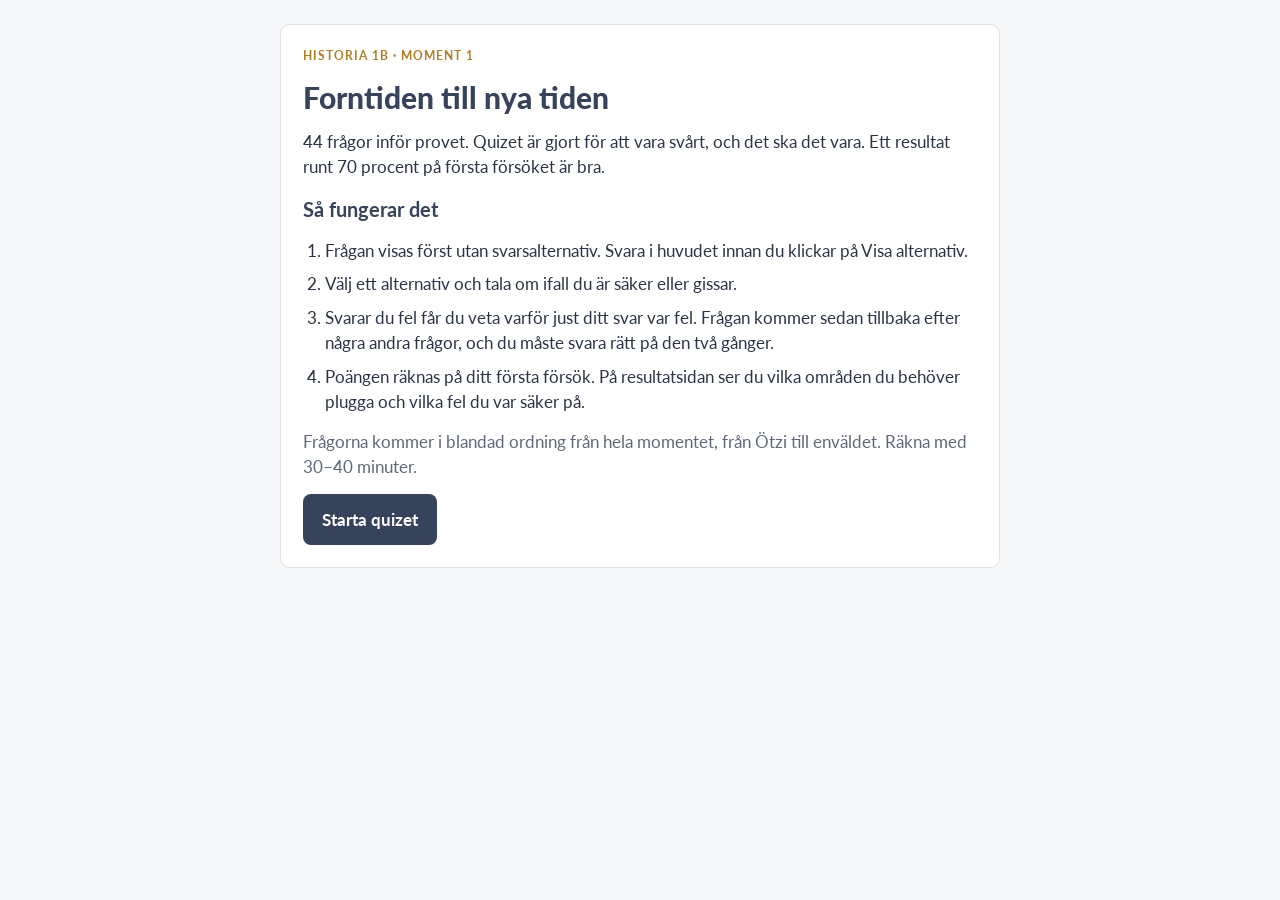
<file: historia/index.html>
<!DOCTYPE html>
<html lang="sv">
<head>
<meta charset="utf-8">
<meta name="viewport" content="width=device-width, initial-scale=1">
<title>Forntiden till nya tiden</title>
<link rel="preconnect" href="https://fonts.googleapis.com">
<link rel="stylesheet" href="https://fonts.googleapis.com/css2?family=Lato:wght@400;700;900&display=swap">
<style>
/* Layout: en smal kolumn, ett kort i taget. Skifferblått och guld som i lektionernas bilder. */
:root {
  --bg: #F6F7F9; --card: #FFFFFF; --ink: #2B3445; --muted: #5E6878; --line: #DCE0E7;
  --navy: #37435A; --gold: #B07D1F; --goldbg: #F8ECD6;
  --ok: #2E7D4F; --okbg: #E3F2E9; --bad: #B03A2E; --badbg: #FBE7E4;
  --sel: #E6EAF2;
  --font: "Lato", "Segoe UI", system-ui, sans-serif;
}
@media (prefers-color-scheme: dark) { :root:not([data-theme="light"]) {
  --bg: #161B24; --card: #1F2633; --ink: #E7EAF0; --muted: #A3ACBB; --line: #333C4C;
  --navy: #9FB2D6; --gold: #E2B969; --goldbg: #3A3222;
  --ok: #6FCB95; --okbg: #1D3328; --bad: #F08D80; --badbg: #3A2220; --sel: #2B3446; color-scheme: dark } }
:root[data-theme="dark"] {
  --bg: #161B24; --card: #1F2633; --ink: #E7EAF0; --muted: #A3ACBB; --line: #333C4C;
  --navy: #9FB2D6; --gold: #E2B969; --goldbg: #3A3222;
  --ok: #6FCB95; --okbg: #1D3328; --bad: #F08D80; --badbg: #3A2220; --sel: #2B3446; color-scheme: dark }
* { box-sizing: border-box; }
[hidden] { display: none !important; }
html, body { background: var(--bg); }
body { color: var(--ink); font-family: var(--font); font-size: 17px; line-height: 1.5; margin: 0;
  padding-left: max(16px, env(safe-area-inset-left, 0px)); padding-right: max(16px, env(safe-area-inset-right, 0px)); padding-block: 24px 48px; }
.wrap { max-width: 720px; margin: 0 auto; display: grid; gap: 16px; }
h1 { font-size: 1.9rem; font-weight: 900; color: var(--navy); margin: 0; line-height: 1.15; text-wrap: balance; }
h2 { font-size: 1.25rem; color: var(--navy); margin: 0; text-wrap: balance; }
.eyebrow { font-size: .78rem; font-weight: 700; letter-spacing: .08em; text-transform: uppercase; color: var(--gold); }
.card { background: var(--card); border: 1px solid var(--line); border-radius: 10px; padding: 22px; display: grid; gap: 14px; }
.muted { color: var(--muted); }
p { margin: 0; }
ol.rules { margin: 0; padding-left: 1.3em; display: grid; gap: 8px; }
button { font: inherit; cursor: pointer; border-radius: 8px; border: 1px solid transparent; padding: 12px 18px; font-weight: 700; }
button:focus-visible { outline: 3px solid var(--gold); outline-offset: 2px; }
.primary { background: var(--navy); color: var(--card); }
.secondary { background: transparent; color: var(--navy); border-color: var(--line); }
button:disabled { opacity: .45; cursor: not-allowed; }
.row { display: flex; flex-wrap: wrap; gap: 10px; align-items: center; }
.top { display: flex; justify-content: space-between; gap: 12px; flex-wrap: wrap; font-size: .9rem; color: var(--muted); font-variant-numeric: tabular-nums; }
.bar { height: 6px; background: var(--line); border-radius: 3px; overflow: hidden; }
.bar > i { display: block; height: 100%; background: var(--gold); width: 0; transition: width .3s; }
.badge { display: inline-block; font-size: .75rem; font-weight: 700; padding: 2px 8px; border-radius: 99px; background: var(--goldbg); color: var(--ink); }
.qtext { font-size: 1.2rem; font-weight: 700; line-height: 1.4; }
.think { background: var(--goldbg); border-radius: 8px; padding: 12px 14px; font-size: .95rem; }
.opts { display: grid; gap: 10px; }
.opt { text-align: left; background: var(--card); color: var(--ink); border: 1.5px solid var(--line); font-weight: 400; display: flex; gap: 12px; align-items: flex-start; }
.opt .k { flex: none; width: 1.7em; height: 1.7em; border-radius: 50%; display: grid; place-items: center; background: var(--sel); font-weight: 700; font-size: .85rem; }
.opt.chosen { border-color: var(--navy); background: var(--sel); }
.opt.right { border-color: var(--ok); background: var(--okbg); }
.opt.wrong { border-color: var(--bad); background: var(--badbg); }
.opt:disabled { opacity: 1; cursor: default; }
.verdict { font-weight: 900; font-size: 1.1rem; }
.verdict.ok { color: var(--ok); } .verdict.bad { color: var(--bad); }
.fb { display: grid; gap: 10px; border-top: 1px solid var(--line); padding-top: 14px; }
.fb b { color: var(--navy); }
.ref { font-size: .85rem; color: var(--muted); }
.score { font-size: 2.6rem; font-weight: 900; color: var(--navy); font-variant-numeric: tabular-nums; line-height: 1; }
.tablewrap { overflow-x: auto; }
table { border-collapse: collapse; width: 100%; font-size: .95rem; }
th, td { text-align: left; padding: 8px 6px; border-bottom: 1px solid var(--line); vertical-align: top; }
th { font-size: .78rem; text-transform: uppercase; letter-spacing: .06em; color: var(--muted); }
td.n { font-variant-numeric: tabular-nums; white-space: nowrap; }
.pill { font-size: .8rem; font-weight: 700; padding: 2px 9px; border-radius: 99px; white-space: nowrap; }
.pill.s { background: var(--okbg); color: var(--ok); } .pill.r { background: var(--goldbg); color: var(--gold); } .pill.p { background: var(--badbg); color: var(--bad); }
ul.list, ol.list { margin: 0; padding-left: 1.2em; display: grid; gap: 10px; }
ul.list li span, ol.list li span { display: block; color: var(--muted); font-size: .95rem; }
.keys { font-size: .8rem; color: var(--muted); }
@media (max-width: 480px) { body { font-size: 16px; } h1 { font-size: 1.55rem; } .card { padding: 16px; } .qtext { font-size: 1.1rem; } }
@media (prefers-reduced-motion: reduce) { .bar > i { transition: none; } }
</style>
</head>
<body>


<div class="wrap">

<section id="start" class="card">
  <span class="eyebrow">Historia 1b · Moment 1</span>
  <h1>Forntiden till nya tiden</h1>
  <p>44 frågor inför provet. Quizet är gjort för att vara svårt, och det ska det vara. Ett resultat runt 70 procent på första försöket är bra.</p>
  <h2>Så fungerar det</h2>
  <ol class="rules">
    <li>Frågan visas först utan svarsalternativ. Svara i huvudet innan du klickar på Visa alternativ.</li>
    <li>Välj ett alternativ och tala om ifall du är säker eller gissar.</li>
    <li>Svarar du fel får du veta varför just ditt svar var fel. Frågan kommer sedan tillbaka efter några andra frågor, och du måste svara rätt på den två gånger.</li>
    <li>Poängen räknas på ditt första försök. På resultatsidan ser du vilka områden du behöver plugga och vilka fel du var säker på.</li>
  </ol>
  <p class="muted">Frågorna kommer i blandad ordning från hela momentet, från Ötzi till enväldet. Räkna med 30–40 minuter.</p>
  <div class="row"><button id="startBtn" class="primary">Starta quizet</button></div>
</section>

<section id="quiz" class="card" hidden>
  <div class="top"><span id="prog"></span><span id="queueInfo"></span></div>
  <div class="bar"><i id="barFill"></i></div>
  <div class="row"><span id="again" class="badge" hidden>Tillbaka: svara rätt igen</span><span id="areaTag" class="eyebrow" hidden></span></div>
  <p id="qtext" class="qtext"></p>

  <div id="thinkBox" class="think">Svara i huvudet först. Klicka sedan på Visa alternativ.</div>
  <div id="showRow" class="row"><button id="showBtn" class="primary">Visa alternativ</button><span class="keys">eller tryck mellanslag</span></div>

  <div id="opts" class="opts" hidden></div>
  <div id="answerRow" class="row" hidden>
    <button id="sureBtn" class="primary" disabled>Svara: jag är säker</button>
    <button id="guessBtn" class="secondary" disabled>Svara: jag gissar</button>
    <span class="keys">1–4 väljer, S eller G svarar</span>
  </div>

  <div id="fb" class="fb" hidden>
    <p id="verdict" class="verdict"></p>
    <p id="whyWrong" hidden></p>
    <p id="explain"></p>
    <p id="ref" class="ref"></p>
    <p id="comeback" class="muted" hidden>Frågan kommer tillbaka om en stund.</p>
    <div class="row"><button id="nextBtn" class="primary">Nästa fråga</button><span class="keys">eller tryck Enter</span></div>
  </div>
</section>

<section id="result" hidden>
  <div class="wrap">
    <div class="card">
      <span class="eyebrow">Resultat på första försöket</span>
      <p class="score" id="score"></p>
      <p id="scoreNote"></p>
    </div>
    <div class="card">
      <h2>Per område</h2>
      <div class="tablewrap"><table>
        <thead><tr><th>Område</th><th>Rätt</th><th>Läge</th></tr></thead>
        <tbody id="areaRows"></tbody>
      </table></div>
      <p class="muted">Sitter: 80 procent eller mer. Repetera: 50–79 procent. Plugga mer: under 50 procent.</p>
    </div>
    <div class="card" id="sureWrongCard">
      <h2>Fel som du var säker på</h2>
      <p class="muted">Det här är missuppfattningar. De är farligast, eftersom du inte vet om dem. Läs rätt svar och förklaringen en gång till.</p>
      <ul class="list" id="sureWrong"></ul>
    </div>
    <div class="card">
      <h2 id="planHead">Plugga på det här, i den här ordningen</h2>
      <ol class="list" id="plan"></ol>
    </div>
    <div class="card">
      <div class="row">
        <button id="retryWrong" class="primary">Gör om dina fel</button>
        <button id="restart" class="secondary">Gör om hela quizet</button>
      </div>
      <p class="muted">Bäst effekt får du om du gör om quizet i morgon eller om ett par dagar, inte direkt.</p>
    </div>
  </div>
</section>

</div>

<script>
const AREAS = {
  metod: { name: "Källkritik och historisk metod", ref: "Perspektiv på historien s. 19–29", plan: "Lär dig skillnaden mellan kvarleva och berättande källa, och de fyra frågorna äkthet, närhet, beroende och tendens. Gå igenom Ötzi och Ibn Fadlan igen." },
  forn:  { name: "Forntiden", ref: "s. 31–46", plan: "Repetera vad jordbruket vann och vad det förlorade, och kedjan överskott, arbetsfördelning, högkultur. Rita tidslinjen med fyra miljoner år." },
  grek:  { name: "Antikens Grekland", ref: "s. 48–57", plan: "Gå igenom geografin, Salamis och vilka som stod utanför demokratin. Lär dig siffran 35 000 av 300 000." },
  bruk:  { name: "Historiebruk", ref: "s. 48–54 och lektionen Vem äger antiken", plan: "Lär dig de fyra bruken och fråga alltid vem brukaren är och vad hen vill uppnå." },
  rom:   { name: "Romarriket", ref: "s. 55–68", plan: "Rita orsakskedjan från erövring till inbördeskrig. Lär dig vad Augustus gjorde med armén, skatterna och spannmålen." },
  med:   { name: "Medeltiden", ref: "s. 69–108", plan: "Rita feodalismen som ett kontrakt: vad ger kungen, vad ger vasallen. Lär dig kedjan från digerdöden till bättre villkor." },
  upp:   { name: "Upptäckterna", ref: "s. 109–116", plan: "Repetera drivkrafter, förutsättningar och följder. Lär dig 1453, 1492 och 1498 och vad handelskapitalism betyder." },
  ref:   { name: "Reformationen", ref: "s. 117–121", plan: "Gå igenom avlatshandeln, Luthers lära och de tre kyrkorna. Lär dig varför furstarna vann på reformationen." },
  env:   { name: "Starkare stater och envälde", ref: "s. 122–129", plan: "Rita kedjan från eldvapen till skatter till kungamakt. Jämför Frankrike, Nederländerna och England." },
  keps:  { name: "Förändring och kontinuitet", ref: "s. 102–103", plan: "Öva på att sätta rätt KEPS-bokstav på ett exempel, och på att förklara hur och varför i stället för bara vad." },
};

// o: alternativ, c: index för rätt svar, w: varför varje fel alternativ är fel, f: förklaring
const Q = [
  // ---------- metod ----------
  { a: "metod", q: "Ötzis yxa och Ramses inskrift om slaget vid Kadesh. Vad är skillnaden i källtyp?",
    o: ["Yxan är en kvarleva. Inskriften är en berättande källa.", "Båda är kvarlevor, eftersom båda är gamla.", "Yxan är en berättande källa om bronsåldern.", "Inskriften är en kvarleva, eftersom den är huggen i sten."], c: 0,
    w: [null, "Ålder avgör ingenting. Det avgörande är om någon berättar något i källan.", "Yxan berättar ingenting. Den är ett spår som blivit kvar.", "Materialet avgör inte källtypen. Någon har valt orden i inskriften."],
    f: "En kvarleva är ett spår utan berättare. En berättande källa är någon som berättar något, och då har någon valt orden. Inskriften är dessutom en kvarleva av hur Ramses ville framstå." },
  { a: "metod", q: "Hitlers dagböcker visade sig vara förfalskade. Vad kan de ändå användas till?",
    o: ["Ingenting. En falsk källa är värdelös.", "Som källa till Hitlers tankar, eftersom innehållet ändå stämmer.", "Som kvarleva av förfalskningen och av vad köparna ville tro på 1980-talet.", "Som berättande källa om andra världskriget."], c: 2,
    w: ["En falsk källa kan inte användas för det den påstår, men den är fortfarande ett spår av något.", "Vi vet inte vad Hitler tänkte. Vi vet vad förfalskaren skrev.", null, "De säger ingenting om kriget, eftersom de inte skrevs då."],
    f: "Äkthetsfrågan handlar om huruvida källan är vad den utger sig för att vara. Faller äktheten, byter källan ämne. Den slutar inte vara en källa." },
  { a: "metod", q: "Ibn Fadlan mötte rus vid Volga år 922 och skrev ”jag har sett”. Snorre skrev ned berättelser om nordiska kungar omkring 1230. Vad säger det om närhet?",
    o: ["Snorre är bättre, eftersom han skrev på ett nordiskt språk.", "Ibn Fadlan är nära i tid och rum. Snorre skriver flera hundra år efteråt om det han har hört.", "Båda är lika nära, eftersom båda skriver om vikingatiden.", "Ingen av dem kan användas, eftersom båda har tendens."], c: 1,
    w: ["Språket avgör inte närheten. Det gör var och när upphovspersonen var.", null, "Att skriva om en tid är inte samma sak som att ha varit där.", "Tendens betyder inte att källan ska kastas. Den ska vägas."],
    f: "Ju närmare i tid och rum, desto bättre. Ibn Fadlan var ögonvittne. Snorre är en andrahandskälla med flera hundra år emellan." },
  { a: "metod", q: "En soldat skriver dagbok samma kväll som slaget. Vad är rimligast att säga om källan?",
    o: ["Den är pålitlig, eftersom den är skriven samma dag.", "Den är oanvändbar, eftersom soldaten har tendens.", "Den är nära i tid, men kan vara vinklad. Jämför med andra källor.", "Den är en kvarleva, eftersom den är gammal."], c: 2,
    w: ["Närhet är en styrka, men den upphäver inte tendensen.", "Tendens betyder inte att källan ljuger. Den ska vägas, inte kastas.", null, "Dagboken berättar något. Den är en berättande källa."],
    f: "Kriterierna vägs mot varandra. En källa kan ha stark närhet och stark tendens samtidigt. Flera oberoende källor är alltid bättre än en." },
  { a: "metod", q: "Ett tyskt propagandavykort och ett foto från fronten. Frågan är hur livet vid fronten såg ut. Vilket resonemang stämmer?",
    o: ["Vykortet är relevant, eftersom det är från samma krig.", "Fotot är mer relevant för frågan. Vykortet är mest en källa till vad staten ville visa.", "Båda är lika relevanta, eftersom båda är samtida.", "Ingen av dem kan säga något om livet vid fronten."], c: 1,
    w: ["Samtidighet gör inte en källa relevant. Frågan avgör det.", null, "Samtidiga källor kan svara på helt olika frågor.", "Fotot kan svara på frågan, även om det också har en avsändare."],
    f: "Relevansfrågan kommer före de andra: är källan relevant för just min fråga? Ett propagandavykort är en utmärkt källa, men till en annan fråga." },

  // ---------- forn ----------
  { a: "forn", q: "Jordbruket gav mer mat. Varför talar man ändå om ett högt pris för den enskilda människan?",
    o: ["Jordbruket gav mindre mat än jakten.", "Människor fick mindre att äta och dog yngre av svält varje år.", "Arbetet blev hårdare, kosten mer ensidig och sjukdomar spreds lättare i byarna.", "Jordbrukarna tvingades flytta efter maten året runt."], c: 2,
    w: ["Jordbruket försörjde fler människor på samma yta. Det var just därför det spreds.", "Fler kunde försörjas. Problemet var hälsan och sårbarheten, inte mängden mat totalt.", null, "Det var jägarna och samlarna som flyttade. Jordbrukarna blev bofasta."],
    f: "Vad vanns: fler kunde försörjas, förråd räckte året om och ägodelar blev möjliga att samla. Vad förlorades: större arbetsinsats, ensidig kost, missväxt betydde svält och sjukdomar spreds." },
  { a: "forn", q: "Varför uppstod högkulturer just vid de stora floderna?",
    o: ["Floderna gjorde det lätt att resa och handla med andra kulturer.", "Där fanns mest regn, så skörden blev säkrast.", "Gudarna ansågs bo i floderna, så prästerna byggde där.", "Slam och bevattning gav överskott, och kanalerna krävde samarbete."], c: 3,
    w: ["Handeln kom efter överskottet, inte före.", "Flodkulturerna låg i torra områden. Det var just därför bevattningen behövdes.", "Religionen växte fram ur jordbruket. Den förklarar inte var jordbruket uppstod.", null],
    f: "Slammet gjorde jorden bördig och bevattningen gav skördar i ett torrt klimat. Kanalerna krävde organiserat arbete, och ur det växte kungamakt och ämbetsmän." },
  { a: "forn", q: "De äldsta lertavlorna med kilskrift innehåller köpeavtal och räkenskaper. Vad säger det om skriftens ursprung?",
    o: ["Skriften uppstod ur bokföring, inte ur berättande.", "Skriften uppstod för att bevara myter om gudarna.", "Skriften uppfanns av präster för att skriva böner.", "Skriften kom med handeln från Egypten."], c: 0,
    w: [null, "Gilgamesheposet skrevs ned långt senare än de första räkenskaperna.", "Prästerna använde skriften, men de äldsta tavlorna räknar säd och boskap.", "Kilskriften uppstod i tvåflodslandet."],
    f: "Överskottet måste bokföras. Berättelserna kom senare, och Gilgamesheposet är den äldsta bevarade berättelsen." },
  { a: "forn", q: "Arbetsfördelning brukar kallas högkulturens nyckel. Varför?",
    o: ["Den gjorde att alla kunde arbeta mindre.", "Överskottet kunde försörja präster, hantverkare, ämbetsmän och krigare, och ur det växte skrift, kungamakt och städer.", "Den gjorde att jordbruket kunde ersättas av handel.", "Den innebar att kvinnor och män fick samma arbetsuppgifter."], c: 1,
    w: ["Arbetet blev hårdare, inte lättare.", null, "Jordbruket försvann inte. Det var basen hela tiden.", "Arbetsfördelningen handlar om vem som gör vad i samhället, inte om jämställdhet."],
    f: "Kedjan går: överskott, arbetsfördelning, specialister. Ur specialiseringen kom skriften, kungamakten och gravkulten." },

  // ---------- grek ----------
  { a: "grek", q: "Varför blev Grekland många små stater i stället för ett rike?",
    o: ["Grekerna ville inte ha en kung.", "Perserna förbjöd grekerna att bilda ett rike.", "Bergen delade landet, dalarna rymde lite odlingsbar jord och det fanns ingen stor flod att bygga ett rike kring.", "Befolkningen var för liten för ett stort rike."], c: 2,
    w: ["Flera stadsstater hade kungar. Det är inte förklaringen.", "Stadsstaterna fanns långt före perserkrigen.", null, "Grekland var tätbefolkat nog för att grunda kolonier runt hela Medelhavet."],
    f: "Geografin formade politiken. Bergen splittrade, havet band samman. Den sönderskurna kusten gav många hamnar, och handeln gav rikedomen i stället för åkerbruket." },
  { a: "grek", q: "Sjöslaget vid Salamis 480 f.Kr. brukar kopplas till att demokratin breddades. Hur hänger det ihop?",
    o: ["Perserna införde demokrati i Aten efter nederlaget.", "Roddarna i flottan var fattiga medborgare, och de som räddade staden krävde inflytande i den.", "Segern gjorde Aten så rikt att alla fick rösträtt.", "Efter slaget fick kvinnorna rösträtt."], c: 1,
    w: ["Perserna förlorade och drog sig tillbaka.", null, "Rikedomen fanns redan genom handeln. Det avgörande var vem som bar försvaret.", "Kvinnor fick aldrig delta i den atenska demokratin."],
    f: "Att vara ryttare eller tungt beväpnad krävde egen utrustning. Att ro krävde den inte. När flottan blev avgörande blev de fattiga medborgarna politiskt viktiga." },
  { a: "grek", q: "Aten hade omkring 300 000 invånare. Ungefär hur många fick rösta i folkförsamlingen?",
    o: ["Ungefär hälften", "Omkring 35 000, alltså ungefär en av nio", "Alla fria män och kvinnor", "Bara de rikaste familjerna"], c: 1,
    w: ["En tredjedel var slavar. Därtill kom kvinnor, barn och metoiker.", null, "Kvinnor fick aldrig delta, hur fria de än var.", "Fattiga medborgare hade rösträtt, och deltagandet var betalt just för att de skulle kunna delta."],
    f: "Ungefär en tredjedel var slavar. Kvinnor, barn och metoiker stod också utanför. Kvar blev omkring 35 000 medborgare av 300 000 invånare." },
  { a: "grek", q: "De flesta uppdrag i Aten tillsattes genom lottning. Vad var tanken med det?",
    o: ["Att spara tid, eftersom val tog för lång tid.", "Att gudarna skulle få avgöra vem som styrde.", "Att alla medborgare skulle kunna få ett uppdrag, oavsett rikedom och kontakter.", "Att hålla de fattiga borta från de viktiga ämbetena."], c: 2,
    w: ["Lottningen handlade om vem som skulle styra, inte om tidsåtgång.", "Lottningen var ett politiskt verktyg, inte ett religiöst.", null, "Lottningen gjorde tvärtom att fattiga kunde få uppdrag."],
    f: "Lottning till råd och domstolar, betalt deltagande och en röst per fri medborgare. Vår demokrati bygger i stället på val av ombud." },
  { a: "grek", q: "Vad var en metoik?",
    o: ["En slav som hade köpt sig fri", "En fri invånare från en annan stad, som betalade skatt men saknade rösträtt", "En medborgare som förlorat sin rösträtt efter brott", "En vald ämbetsman i folkförsamlingen"], c: 1,
    w: ["Slavar som frigavs blev inte medborgare, men metoik betyder något annat.", null, "Metoik handlar om var du kom ifrån, inte om vad du gjort.", "Metoiker fick inte inneha ämbeten."],
    f: "Medborgarskapet gick i arv. Den som flyttade in kunde bo och arbeta i Aten i generationer utan att någonsin få rösta." },

  // ---------- bruk ----------
  { a: "bruk", q: "Ett parti trycker en affisch med Parthenon och texten ”Demokratins vagga hotas”. Vilket historiebruk är tydligast?",
    o: ["Vetenskapligt", "Existentiellt", "Ideologiskt", "Kommersiellt"], c: 2,
    w: ["Vetenskapligt bruk vill ta reda på vad som hänt och tolka betydelsen.", "Existentiellt bruk handlar om att minnas för att förankra sig och bygga en identitet.", null, "Kommersiellt bruk vill sälja något."],
    f: "Ideologiskt bruk betyder att en politisk aktör använder historien för att stärka sin egen ståndpunkt. Fråga alltid vem brukaren är och vad hen vill uppnå." },
  { a: "bruk", q: "Vad betyder historiebruk?",
    o: ["Att forskare tar reda på vad som hänt", "Att någon använder historien i ett syfte, i sin egen samtid", "Att man brukar läsa historia i skolan", "Att historien upprepar sig"], c: 1,
    w: ["Det är ett av bruken, det vetenskapliga, men inte hela begreppet.", null, "Bruk betyder användning, inte vana.", "Det är ett påstående om historien, inte en definition av historiebruk."],
    f: "Historiebruk finns i fyra former: vetenskapligt, existentiellt, ideologiskt och kommersiellt. Det avgörande är syftet och vem som har det." },
  { a: "bruk", q: "Antikens arv till Europa brukar beskrivas i tre steg. Vilka?",
    o: ["Bortglömd, återupptäckt och omtolkad", "Bevarad, kopierad och spridd", "Förstörd, återuppbyggd och glömd igen", "Nedskriven, översatt och tryckt"], c: 0,
    w: [null, "Den grekiska kulturen var nästan bortglömd i Europa i hundratals år.", "Texterna och byggnaderna fanns kvar. Det var intresset som försvann.", "Det beskriver hur texter spreds, inte hur arvet togs emot."],
    f: "Linjen från antiken till oss är krokig. Varje tid valde ut de delar den själv hade användning för. När demokratiska reformer diskuterades långt senare lyftes Aten fram som förebild." },

  // ---------- rom ----------
  { a: "rom", q: "Den romerska republiken kallas ett folkstyre. Var fattades besluten i praktiken?",
    o: ["I folkförsamlingen, där alla fria män över 17 år röstade", "I senaten, bland de 300 mäktigaste patricierna", "Hos konsulerna, som styrde ensamma", "Hos folktribunerna, som företrädde plebejerna"], c: 1,
    w: ["Folkförsamlingen fanns och röstade, men hade liten makt.", null, "Konsulerna valdes och tjänstgjorde ett år i taget. Senaten var det bestående.", "Folktribunerna fick fler rättigheter med tiden, men de styrde inte riket."],
    f: "Republiken var ett folkstyre på papperet. Makten låg hos 300 män. Slavar, utlänningar och kvinnor stod helt utanför, precis som i Aten." },
  { a: "rom", q: "Vad var ett latifundium?",
    o: ["En romersk provins som styrdes av en ståthållare", "Ett stort jordagods som drevs med slavar", "Ett kvarter i Rom där proletärerna bodde", "En romersk armé som värvats av en fältherre"], c: 1,
    w: ["Provinserna betalade skatt till Rom. Det är något annat.", null, "Proletärerna bodde i städerna, men ordet betyder inte bostadsområde.", "Arméerna var fältherrarnas verktyg, men latifundium är ett jordbruksbegrepp."],
    f: "Överklassen berikade sig i provinserna, köpte upp jord från trängda bönder och drev den med krigsfångar som blivit slavar. Billig arbetskraft slog undan de fria bönderna." },
  { a: "rom", q: "Rom vann sina krig, men böndernas läge blev sämre. Varför?",
    o: ["Krigen förstörde åkrarna i Italien.", "Bönderna vägrade odla så länge kriget pågick.", "Krigsfångarna gav billiga slavar, latifundierna växte och bönderna konkurrerades ut.", "Senaten höjde skatten på jordbruk."], c: 2,
    w: ["Krigen fördes i provinserna, inte i Italien.", "Bönderna var dessutom rikets soldater och var borta i åratal.", null, "Det var provinserna som betalade de höga skatterna."],
    f: "Det är paradoxen i lektionen: framgången utomlands skapade problemen hemma. Ruinerade bönder flyttade till städerna och blev proletärer." },
  { a: "rom", q: "Varför blev fältherrarnas arméer ett hot mot republiken?",
    o: ["De var mycket större än tidigare romerska arméer.", "Soldaterna fick lön och jord av sin general, inte av staten.", "Soldaterna var slavar och saknade lojalitet mot Rom.", "Senaten hade förbjudit arméer att finnas i Italien."], c: 1,
    w: ["Storleken var inte det avgörande. Lojaliteten var det.", null, "Legosoldaterna var fria proletärer, inte slavar.", "Något sådant förbud är inte förklaringen i lektionen."],
    f: "Lojaliteten flyttade från staten till generalen. Den som betalade soldaterna kunde använda dem mot republiken, och det slutade i inbördeskrig." },
  { a: "rom", q: "Hur löste Augustus de problem som fällt republiken?",
    o: ["Han återinförde folkförsamlingens makt.", "Han avskaffade senaten helt.", "Han delade riket i en östlig och en västlig del.", "Staten tog över lönerna till armén, skatterna sköttes av redovisningsskyldiga tjänstemän och spannmål till proletärerna blev en rättighet."], c: 3,
    w: ["Folkförsamlingen fick inte mer makt under kejsardömet.", "Senaten fanns kvar, men makten låg hos kejsaren.", "Delningen kom 395, nästan fyrahundra år senare.", null],
    f: "Augustus tog ifrån fältherrarna armén, ifrån överklassen skatterna och ifrån folkledarna brödet. Problemen löstes. Priset var republiken." },
  { a: "rom", q: "Vad innebar det att kristendomen blev statsreligion år 380?",
    o: ["Alla i riket tvingades genast döpas.", "Staten slutade förfölja de kristna och började i stället gynna kyrkan.", "De gamla romerska gudarna glömdes omedelbart bort.", "Kejsaren blev kyrkans överhuvud i Konstantinopel."], c: 1,
    w: ["Det skedde inte över en natt. Statsreligion handlar om statens förhållande till kyrkan.", null, "Den gamla statskulten försvann gradvis.", "Det beskriver en senare utveckling i Östrom."],
    f: "Kristendomen uppstod bland judarna i Palestina, vände sig till alla folk och klasser och förföljdes på 200-talet. Konstantin gynnade den, och 380 blev den statsreligion." },

  // ---------- med ----------
  { a: "med", q: "Varför betalade kungen sina vasaller med jord i stället för med pengar?",
    o: ["Vasallerna ville hellre ha jord än pengar.", "Kyrkan förbjöd kungen att använda pengar.", "Handeln och penninghushållningen hade krympt, och det fanns ingen stående armé att avlöna.", "Folket hade röstat fram vasallerna."], c: 2,
    w: ["Det handlar inte om smak. Alternativet fanns helt enkelt inte.", "Något sådant förbud fanns inte.", null, "Vasallerna utsågs av kungen, inte genom val."],
    f: "När Rom föll krympte handeln och pengarna. Jorden blev rikedomen, och makt betydde att äga jord. Kungen gav län i utbyte mot trohet och krigstjänst." },
  { a: "med", q: "Vad fick vasallen av kungen, och vad gav han tillbaka?",
    o: ["Han fick ett län att leva av och gav tillbaka trohet och krigstjänst.", "Han fick lön i silver och gav tillbaka skatt.", "Han fick rösträtt och gav tillbaka tiondet.", "Han fick ett ämbete i kyrkan och gav tillbaka böner."], c: 0,
    w: [null, "Lön i pengar är just det som inte fanns.", "Rösträtt fanns inte. Tiondet gick till kyrkan.", "Biskopar kunde vara vasaller, men utbytet gällde jord och krigstjänst."],
    f: "Tänk på det som ett kontrakt. Kungen förfogar över jorden och lämnar ett län till vasallen. Bryter vasallen löftet förlorar han länet." },
  { a: "med", q: "Vad betydde det att en bonde var livegen?",
    o: ["Att han ägdes av sin herre som en slav", "Att han inte fick lämna jorden han brukade", "Att han var skuldsatt till kyrkan", "Att han hade rätt att bruka jorden utan att betala"], c: 1,
    w: ["Livegenskap är inte samma sak som slaveri. Bonden hade egen hushållning.", null, "Livegenskapen handlade om rörelsefriheten, inte om skulder till kyrkan.", "Han betalade med arbete och del av skörden."],
    f: "Livegenskapen fanns i stora delar av Europa men inte i Sverige. Det är en vanlig fråga på prov, och ett vanligt fel." },
  { a: "med", q: "Juldagen år 800 krönte påven Karl den store till kejsare. Vad vann de två på det?",
    o: ["Kungen fick ett kyrkligt ämbete och påven fick jord.", "Kungen fick skydd av påven och påven fick en armé att leda.", "Kungen fick Guds stöd för sin makt och påven fick kungens skydd.", "Kungen fick rätt att utse påvar och påven fick rätt att kröna kungar."], c: 2,
    w: ["Kejsaren var inte en kyrklig ämbetsman.", "Påven ledde ingen armé.", null, "Striden om vem som fick utse vem kom senare och är inte poängen här."],
    f: "Kyrkan ger Guds stöd åt kungens makt, kungen ger skydd åt kyrkan. Karl den store blev den första kejsaren i väst sedan 476." },
  { a: "med", q: "Vad gäller om korstågen?",
    o: ["Påven Urban II uppmanade till korståg 1095, Jerusalem intogs 1099 och det sista stora fästet föll 1291.", "De började 1095 och pågick i hundra år innan Jerusalem intogs.", "De leddes av Karl den store.", "De riktades enbart mot hedningarna i norra Europa."], c: 0,
    w: [null, "Jerusalem intogs redan 1099, fyra år efter uppmaningen.", "Karl den store dog nästan trehundra år tidigare.", "Korstågen i den här lektionen riktades mot Jerusalem."],
    f: "Påven ville visa kyrkans makt och leda våldet bort från Europa. En följd blev att italienska städer tog över handeln österut och att lärdom från araberna och Konstantinopel nådde Europa." },
  { a: "med", q: "Varför kunde bönderna kräva bättre villkor efter digerdöden?",
    o: ["Kungen bestämde att lönerna skulle höjas.", "Pesten dödade nästan bara adelsmän.", "Kyrkan förbjöd livegenskapen.", "Många dog, men jorden fanns kvar, så det blev för få som kunde bruka den."], c: 3,
    w: ["Kungarna försökte tvärtom stoppa löneökningarna med lagar.", "Pesten drabbade alla grupper.", "Kyrkan gjorde inget sådant.", null],
    f: "Kedjan går: många dör, jorden finns kvar, färre kan arbeta, godsägarna behöver arbetare, arbetarna kan kräva mer. Försöken att stoppa löneökningarna fungerade dåligt." },

  // ---------- upp ----------
  { a: "upp", q: "Varför började européerna söka en egen sjöväg till Asien?",
    o: ["Osmanerna tog Konstantinopel 1453 och kontrollerade handeln österut, samtidigt som kryddorna blev mycket dyra.", "Landvägen hade spärrats av digerdöden.", "Påven förbjöd handel med muslimska köpmän.", "De visste att Amerika fanns och ville nå dit."], c: 0,
    w: [null, "Pesten härjade hundra år tidigare och stängde ingen handelsväg permanent.", "Något sådant förbud är inte förklaringen i boken.", "Ingen i Europa kände till Amerika. Columbus trodde till sin död att han nått Asien."],
    f: "Handeln österut gick genom Medelhavet. När turkarna kontrollerade vägen tjugofaldigades priset på kryddor på vägen till Europa. Den som hittade en annan väg kunde bli mycket rik." },
  { a: "upp", q: "Vilket påstående om upptäcktsresorna stämmer?",
    o: ["Columbus nådde Indien 1492 och da Gama nådde Amerika 1498.", "Columbus nådde Amerika 1492 för Spanien, och da Gama nådde Indien 1498 för Portugal.", "Magellan var den förste som nådde Amerika.", "Diaz rundade Afrikas sydspets efter att da Gama nått Indien."], c: 1,
    w: ["Det är precis tvärtom. Columbus seglade västerut och da Gama runt Afrika.", null, "Magellans expedition seglade jorden runt, 1519 till 1522.", "Diaz rundade sydspetsen 1487, alltså före da Gamas resa."],
    f: "Portugiserna seglade söderut längs Afrikas kust efter guld. Columbus seglade västerut för Spanien och trodde att han kommit till Asien." },
  { a: "upp", q: "Vad är en följd av upptäckterna i Amerika, och vad är en följd i Europa?",
    o: ["I Amerika: sjukdomar och massdöd. I Europa: guld, silver och stigande priser.", "I Amerika: stigande priser. I Europa: massdöd av sjukdomar.", "I Amerika: handelskapitalism. I Europa: slavhandel från Afrika.", "Båda områdena fick samma följder."], c: 0,
    w: [null, "Prisrevolutionen drabbade Europa. Massdöden drabbade Amerikas ursprungsbefolkning.", "Handelskapitalismen växte fram i Europa. Slavarna fördes från Afrika till Amerika.", "Följderna var helt olika i de två världsdelarna. Det är hela poängen."],
    f: "I Amerika: sjukdomar, erövring, plundring och slavar från Afrika. I Europa: guld och silver, stigande priser, handelskapitalism och nya grödor som potatis." },
  { a: "upp", q: "Vad menas med handelskapitalism?",
    o: ["Att staten tar över handeln och driver den i egen regi", "Att köpmän satsar kapital i handel för att göra vinst, och investerar vinsten igen", "Att handeln sker med byteshandel i stället för med pengar", "Att kungen lånar pengar av köpmännen"], c: 1,
    w: ["Det liknar mer merkantilismens statliga styrning av exporten.", null, "Handelskapitalismen bygger just på pengar och kapital.", "Lån förekom, men begreppet handlar om hur vinsten används."],
    f: "Långväga handel krävde stort kapital och gav stora vinster. Vinsten investerades igen. Inom textil växte förlagssystemet fram ur samma logik." },

  // ---------- ref ----------
  { a: "ref", q: "Vad var ett avlatsbrev, och vad skulle pengarna gå till?",
    o: ["Ett brev som gav rätt att läsa Bibeln på tyska, och pengarna gick till boktryckarna.", "Ett brev som befriade köparen från skatt till kungen.", "Ett brev som köparen slapp göra bot för sina synder med, och pengarna gick till bygget av Peterskyrkan i Rom.", "Ett brev från påven som utnämnde en ny biskop."], c: 2,
    w: ["Bibelöversättningen var Luthers verk och hade inget med avlat att göra.", "Avlaten gällde synder, inte skatter.", null, "Det beskriver en helt annan sorts påvligt brev."],
    f: "Luther satte upp sina teser i Wittenberg 1517 just mot handeln med avlatsbrev. Enligt honom nås frälsningen bara genom tron, och Bibeln är det enda rättesnöret." },
  { a: "ref", q: "Boktryckarkonsten uppfanns omkring 1450 och Luther spikade upp sina teser 1517. Varför spelar ordningen roll?",
    o: ["Tryckpressen fanns redan på plats när kritiken kom, så skrifterna kunde spridas snabbt och billigt.", "Luther uppfann tryckpressen för att sprida sina teser.", "Ordningen spelar ingen roll, eftersom få kunde läsa.", "Tryckpressen kom först efter reformationen och spred motreformationen."], c: 0,
    w: [null, "Tryckpressen fanns nästan sjuttio år före teserna.", "Skrifterna lästes högt för dem som inte kunde läsa, och spreds ändå.", "Tryckpressen kom före, inte efter."],
    f: "Tidigare kritiker hade inget sätt att nå ut. Luther hade det. Det är en av de viktigaste förklaringarna till att just hans kritik fick fäste." },
  { a: "ref", q: "Vilken grupp vann mest på reformationen i de tyska staterna?",
    o: ["Bönderna, som blev av med sina feodala pålagor", "Furstarna, som blev friare från kejsaren och tog över kyrkans jord och skatter", "Påven, som samlade kyrkan genom motreformationen", "Köpmännen, som fick kontroll över kyrkans handel"], c: 1,
    w: ["Bönderna ville bli av med pålagorna, men upproret 1524 slogs ned och de fick ingenting.", null, "Påven förlorade halva Europa, även om kyrkan svarade med motreformationen.", "Kalvinismen lockade köpmännen, men kyrkans jord gick till furstarna."],
    f: "Luther lyckades därför att hans idéer passade makthavarnas intressen och spreds med tryckpressen. Gustav Vasa gjorde samma sak i Sverige." },
  { a: "ref", q: "Vad skiljer den kalvinistiska kyrkan från den lutherska?",
    o: ["Kalvinisterna behöll påven som överhuvud.", "Lutherska kyrkor var enkla, kalvinistiska rikt utsmyckade.", "Kalvinismen var statskyrka under fursten, lutherdomen styrdes av ett råd.", "Den lutherska kyrkan blev statskyrka under fursten. Den kalvinistiska var fri från staten och styrdes av ett råd."], c: 3,
    w: ["Ingen av dem erkände påven.", "Det är tvärtom. Kalvinistiska kyrkor var enkla, med predikan i centrum.", "Det är omkastat.", null],
    f: "Lutherdomen spreds i Tyskland och Norden, kalvinismen i Holland, Skottland och Schweiz. Kalvinismen hyllade arbete och enkelhet, vilket lockade köpmän och hantverkare." },

  // ---------- env ----------
  { a: "env", q: "Varför samlades makten hos kungarna under 1600-talet?",
    o: ["Kungarna fick sin makt av påven.", "Adeln hade dött ut i krigen.", "Riddarhärarna ersattes av stora arméer med eldvapen, som bara kungen kunde finansiera genom skatter.", "Bönderna krävde en starkare kung."], c: 2,
    w: ["Kungarna hävdade att makten kom från Gud, men det förklarar inte varför den växte just då.", "Adeln blev i stället kungens ämbetsmän och officerare.", null, "Böndernas krav var inte drivkraften."],
    f: "Kedjan: fotsoldater med eldvapen slår riddarna, arméerna blir stora och dyra, bara kungen kan samla hela rikets resurser, kungen tar högre skatter och kyrkans intäkter, adeln blir ämbetsmän." },
  { a: "env", q: "Trettioåriga kriget kallas både religionskrig och maktkrig. Vilket exempel visar maktsidan tydligast?",
    o: ["Katolska Frankrike stred mot den katolske kejsaren.", "Kriget började med ett bråk mellan protestanter och katoliker i Prag 1618.", "Sverige gick in på de protestantiska furstarnas sida.", "Freden slöts i Westfalen 1648."], c: 0,
    w: [null, "Det visar religionssidan. Så började kriget.", "Sverige var protestantiskt, så det exemplet visar inte motsättningen lika skarpt.", "Fredsslutet säger inget om varför man stred."],
    f: "Frankrike kände sig hotat av Habsburg och ville själv bli Europas starkaste stat. Maktkampen vägde tyngre än religionen. Det är ett vanligt fel att tro att kriget bara handlade om tro." },
  { a: "env", q: "Vad blev följderna av freden i Westfalen 1648?",
    o: ["Tyskland enades till ett rike under Habsburg.", "Sannolikt dog en tredjedel av Tysklands invånare, Tyskland förblev splittrat och Frankrike, Nederländerna och England blev de nya stormakterna.", "Kriget fortsatte i ytterligare trettio år.", "Påven återfick makten över de tyska furstarna."], c: 1,
    w: ["Tyskland förblev splittrat i ungefär trehundra stater och enades först 1871.", null, "Freden avslutade kriget.", "Påven stärkte inte sin ställning genom freden."],
    f: "Habsburg försvagades. Sverige fick Pommern och blev stormakt. Högst upp klev Frankrike." },
  { a: "env", q: "Varför samlades makten hos kungen i Frankrike men hos parlamentet i England?",
    o: ["England var protestantiskt och Frankrike katolskt.", "Frankrike hade en större armé.", "I England hade parlamentet rätt att besluta om skatterna. När Karl I försökte styra utan det slutade striden med att han avrättades 1649.", "Engelsmännen hade en skriven författning som begränsade kungen."], c: 2,
    w: ["Religionen avgjorde inte frågan. Nederländerna var också protestantiskt och fick en republik, inte ett parlamentariskt kungadöme.", "Arméns storlek förklarar inte vem som kontrollerade pengarna.", null, "Någon skriven författning av det slaget fanns inte."],
    f: "Den som kontrollerar skatterna kontrollerar armén. Där en annan grupp redan hade den kontrollen kunde kungen inte ta makten själv. I Nederländerna var det köpmännen, i England parlamentet." },

  // ---------- keps ----------
  { a: "keps", q: "”Kyrkan splittras i reformationen.” Vilken KEPS-bokstav och vilken typ är det?",
    o: ["Kulturellt, och en förändring", "Politiskt, och en kontinuitet", "Socialt, och en förändring", "Ekonomiskt, och en kontinuitet"], c: 0,
    w: [null, "Splittringen är något nytt, alltså en förändring, och den gäller religion och idéer.", "Socialt handlar om grupper, klass och rättigheter.", "Ekonomiskt handlar om handel, pengar och försörjning."],
    f: "K står för kulturellt: religion, idéer och konst. Kontinuiteten på samma rad är att religionen fortfarande är central i människors liv." },
  { a: "keps", q: "Vilket av följande är en kontinuitet mellan medeltiden och tidigmodern tid?",
    o: ["Kungarna bygger stående arméer.", "De flesta försörjer sig fortfarande på jordbruket.", "Handelskapitalismen växer fram.", "Kyrkan splittras i reformationen."], c: 1,
    w: ["Stående arméer är något nytt, alltså en förändring.", null, "Handelskapitalismen är något nytt.", "Splittringen är något nytt."],
    f: "Kontinuitet betyder att något lever kvar. Fråga dig: vad var som förut? Att de flesta är bönder gäller både före och efter." },
  { a: "keps", q: "Vad skiljer ett E-svar från ett C-svar i provets del om förändring och kontinuitet?",
    o: ["Längden. Ett C-svar är dubbelt så långt.", "Ett E-svar beskriver vad som hände. Ett C-svar förklarar också hur och varför, och använder minst två delar av KEPS.", "Ett E-svar saknar exempel. Ett C-svar har ett exempel.", "Ett C-svar måste innehålla årtal."], c: 1,
    w: ["Längden avgör inte betyget.", null, "Också ett E-svar ska ge ett exempel på förändring och ett på kontinuitet.", "Årtal hjälper, men det är inte det som skiljer nivåerna."],
    f: "På A väver du dessutom ihop minst tre delar av KEPS i samma resonemang och väger olika tolkningar mot varandra. Använd sambandsord: eftersom, därför, vilket ledde till, samtidigt." },
];


const el = id => document.getElementById(id);
const LETTERS = ["1", "2", "3", "4"];
const shuffle = a => { a = a.slice(); for (let i = a.length - 1; i > 0; i--) { const j = Math.floor(Math.random() * (i + 1)); [a[i], a[j]] = [a[j], a[i]]; } return a; };

let queue, pos, first, need, seen, total, stage, order, chosen, cur;

function startSession(ids) {
  queue = shuffle(ids); pos = 0; first = {}; need = {}; seen = new Set(); total = ids.length;
  el("start").hidden = true; el("result").hidden = true; el("quiz").hidden = false;
  render();
}

function insertLater(id, gap) {
  const at = Math.min(pos + 1 + gap, queue.length);
  queue.splice(at, 0, id);
}

function render() {
  if (pos >= queue.length) return finish();
  cur = queue[pos]; const q = Q[cur];
  const repeat = seen.has(cur);
  stage = "think"; chosen = null;
  order = shuffle([0, 1, 2, 3]);
  const done = Object.keys(first).length + (repeat ? 0 : 1);
  el("prog").textContent = repeat ? "Repetition" : "Fråga " + done + " av " + total;
  const pending = Object.values(need).filter(n => n > 0).length;
  el("queueInfo").textContent = pending ? pending + " fel att svara rätt på igen" : "";
  el("barFill").style.width = (Object.keys(first).length / total * 100) + "%";
  el("again").hidden = !repeat;
  el("areaTag").hidden = true;
  el("qtext").textContent = q.q;
  el("thinkBox").hidden = false; el("showRow").hidden = false;
  el("opts").hidden = true; el("answerRow").hidden = true; el("fb").hidden = true;
  el("sureBtn").disabled = true; el("guessBtn").disabled = true;
  const box = el("opts"); box.innerHTML = "";
  order.forEach((oi, k) => {
    const b = document.createElement("button");
    b.className = "opt"; b.type = "button";
    const key = document.createElement("span"); key.className = "k"; key.textContent = LETTERS[k];
    const t = document.createElement("span"); t.textContent = q.o[oi];
    b.append(key, t);
    b.addEventListener("click", () => choose(k));
    box.appendChild(b);
  });
  el("showBtn").focus({ preventScroll: true });
  window.scrollTo({ top: 0 });
}

function showOptions() {
  if (stage !== "think") return;
  stage = "choose";
  el("thinkBox").hidden = true; el("showRow").hidden = true;
  el("opts").hidden = false; el("answerRow").hidden = false;
}

function choose(k) {
  if (stage !== "choose") return;
  chosen = k;
  [...el("opts").children].forEach((b, i) => b.classList.toggle("chosen", i === k));
  el("sureBtn").disabled = false; el("guessBtn").disabled = false;
}

function submit(sure) {
  if (stage !== "choose" || chosen === null) return;
  stage = "feedback";
  const q = Q[cur]; const picked = order[chosen]; const ok = picked === q.c;
  const repeat = seen.has(cur);
  if (!repeat) { first[cur] = { ok, sure }; seen.add(cur); }
  if (ok) {
    if (need[cur] > 0) { need[cur]--; if (need[cur] > 0) insertLater(cur, 6); }
  } else {
    need[cur] = 2; insertLater(cur, 4);
  }
  [...el("opts").children].forEach((b, i) => {
    b.disabled = true; b.classList.remove("chosen");
    if (order[i] === q.c) b.classList.add("right");
    else if (i === chosen) b.classList.add("wrong");
  });
  el("answerRow").hidden = true;
  el("areaTag").textContent = AREAS[q.a].name; el("areaTag").hidden = false;
  const v = el("verdict");
  if (ok) {
    v.className = "verdict ok";
    v.textContent = need[cur] > 0 ? "Rätt. Svara rätt en gång till, så är frågan klar." : (sure ? "Rätt, och du var säker." : "Rätt, men du gissade. Läs förklaringen så att du vet varför.");
  } else {
    v.className = "verdict bad";
    v.textContent = sure ? "Fel, fast du var säker. Det här är en missuppfattning att rätta till." : "Fel.";
  }
  el("whyWrong").hidden = ok;
  if (!ok) { el("whyWrong").innerHTML = ""; const b = document.createElement("b"); b.textContent = "Därför är ditt svar fel: "; el("whyWrong").append(b, document.createTextNode(q.w[picked])); }
  el("explain").innerHTML = ""; const b2 = document.createElement("b"); b2.textContent = "Rätt svar: ";
  const ans = q.o[q.c].replace(/\.$/, "") + ".";
  const fp = document.createElement("span"); fp.style.display = "block"; fp.style.marginTop = "6px"; fp.textContent = q.f;
  el("explain").append(b2, document.createTextNode(ans), fp);
  el("ref").textContent = "Läs: " + AREAS[q.a].ref;
  el("comeback").hidden = !(need[cur] > 0);
  el("fb").hidden = false;
  el("nextBtn").focus({ preventScroll: true });
}

function next() { if (stage !== "feedback") return; pos++; render(); }

function finish() {
  el("quiz").hidden = true; el("result").hidden = false;
  const ids = Object.keys(first).map(Number);
  const right = ids.filter(i => first[i].ok).length;
  const pct = Math.round(right / ids.length * 100);
  el("score").textContent = right + " av " + ids.length;
  el("scoreNote").textContent = pct >= 85 ? pct + " procent. Mycket starkt på ett svårt quiz." :
    pct >= 65 ? pct + " procent. Ett bra resultat på det här quizet. Plugga på områdena nedan." :
    pct + " procent. Quizet är svårt med flit. Följ pluggplanen nedan och gör om quizet om ett par dagar.";
  const per = {};
  Object.keys(AREAS).forEach(k => per[k] = { right: 0, total: 0 });
  ids.forEach(i => { const a = Q[i].a; per[a].total++; if (first[i].ok) per[a].right++; });
  const rows = el("areaRows"); rows.innerHTML = "";
  const status = p => p >= .8 ? ["Sitter", "s"] : p >= .5 ? ["Repetera", "r"] : ["Plugga mer", "p"];
  Object.keys(AREAS).filter(k => per[k].total).forEach(k => {
    const p = per[k].right / per[k].total; const [label, cls] = status(p);
    const tr = document.createElement("tr");
    const a = document.createElement("td"); a.textContent = AREAS[k].name;
    const n = document.createElement("td"); n.className = "n"; n.textContent = per[k].right + "/" + per[k].total;
    const s = document.createElement("td"); const pill = document.createElement("span"); pill.className = "pill " + cls; pill.textContent = label; s.appendChild(pill);
    tr.append(a, n, s); rows.appendChild(tr);
  });
  const sw = ids.filter(i => !first[i].ok && first[i].sure);
  el("sureWrongCard").hidden = sw.length === 0;
  const ul = el("sureWrong"); ul.innerHTML = "";
  sw.forEach(i => {
    const li = document.createElement("li"); const b = document.createElement("b"); b.textContent = Q[i].q;
    const s = document.createElement("span"); s.textContent = "Rätt svar: " + Q[i].o[Q[i].c];
    li.append(b, s); ul.appendChild(li);
  });
  const weak = Object.keys(AREAS).filter(k => per[k].total && per[k].right / per[k].total < .8)
    .sort((x, y) => per[x].right / per[x].total - per[y].right / per[y].total);
  const plan = el("plan"); plan.innerHTML = "";
  if (!weak.length) {
    el("planHead").textContent = "Alla områden sitter";
    const li = document.createElement("li"); const b = document.createElement("b"); b.textContent = "Träna på provets skrivdelar";
    const s = document.createElement("span"); s.textContent = "Gör en KEPS-tabell för antiken mot medeltiden och en för medeltiden mot nya tiden, och värdera två källor med de fyra kriterierna.";
    li.append(b, s); plan.appendChild(li);
  } else {
    el("planHead").textContent = "Plugga på det här, i den här ordningen";
    weak.forEach(k => {
      const li = document.createElement("li"); const b = document.createElement("b");
      b.textContent = AREAS[k].name + " · " + per[k].right + "/" + per[k].total + " rätt";
      const s = document.createElement("span"); s.textContent = AREAS[k].plan + " Läs: " + AREAS[k].ref + ".";
      li.append(b, s); plan.appendChild(li);
    });
  }
  const wrongIds = ids.filter(i => !first[i].ok);
  el("retryWrong").hidden = wrongIds.length === 0;
  el("retryWrong").textContent = "Gör om dina " + wrongIds.length + " fel";
  el("retryWrong").onclick = () => startSession(wrongIds);
  window.scrollTo({ top: 0 });
}

el("startBtn").addEventListener("click", () => startSession(Q.map((_, i) => i)));
el("restart").addEventListener("click", () => startSession(Q.map((_, i) => i)));
el("showBtn").addEventListener("click", showOptions);
el("sureBtn").addEventListener("click", () => submit(true));
el("guessBtn").addEventListener("click", () => submit(false));
el("nextBtn").addEventListener("click", next);
document.addEventListener("keydown", e => {
  if (el("quiz").hidden || e.target.tagName === "INPUT") return;
  if (stage === "think" && (e.key === " " || e.key === "Enter")) { e.preventDefault(); showOptions(); }
  else if (stage === "choose" && LETTERS.includes(e.key)) { e.preventDefault(); choose(+e.key - 1); }
  else if (stage === "choose" && chosen !== null && (e.key === "s" || e.key === "S")) { e.preventDefault(); submit(true); }
  else if (stage === "choose" && chosen !== null && (e.key === "g" || e.key === "G")) { e.preventDefault(); submit(false); }
  else if (stage === "feedback" && (e.key === "Enter" || e.key === " ")) { e.preventDefault(); next(); }
});
</script>
</body>
</html>
</file>
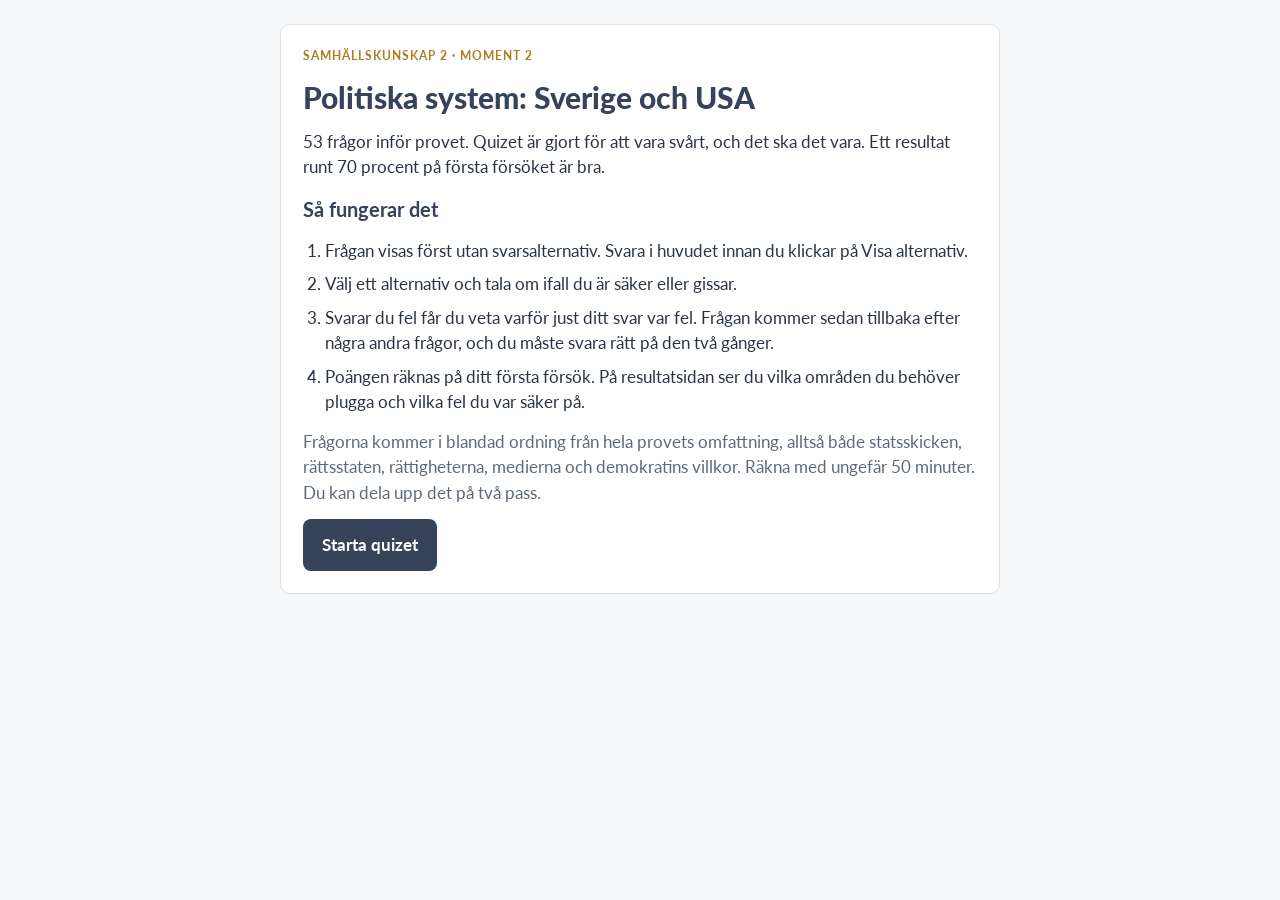
<file: sam2/index.html>
<!DOCTYPE html>
<html lang="sv">
<head>
<meta charset="utf-8">
<meta name="viewport" content="width=device-width, initial-scale=1">
<title>Politiska system-quizet</title>
<link rel="preconnect" href="https://fonts.googleapis.com">
<link rel="stylesheet" href="https://fonts.googleapis.com/css2?family=Lato:wght@400;700;900&display=swap">
<style>
/* Layout: en smal kolumn, ett kort i taget. Skifferblått och guld som i lektionernas bilder. */
:root {
  --bg: #F6F7F9; --card: #FFFFFF; --ink: #2B3445; --muted: #5E6878; --line: #DCE0E7;
  --navy: #37435A; --gold: #B07D1F; --goldbg: #F8ECD6;
  --ok: #2E7D4F; --okbg: #E3F2E9; --bad: #B03A2E; --badbg: #FBE7E4;
  --sel: #E6EAF2;
  --font: "Lato", "Segoe UI", system-ui, sans-serif;
}
@media (prefers-color-scheme: dark) { :root:not([data-theme="light"]) {
  --bg: #161B24; --card: #1F2633; --ink: #E7EAF0; --muted: #A3ACBB; --line: #333C4C;
  --navy: #9FB2D6; --gold: #E2B969; --goldbg: #3A3222;
  --ok: #6FCB95; --okbg: #1D3328; --bad: #F08D80; --badbg: #3A2220; --sel: #2B3446; color-scheme: dark } }
:root[data-theme="dark"] {
  --bg: #161B24; --card: #1F2633; --ink: #E7EAF0; --muted: #A3ACBB; --line: #333C4C;
  --navy: #9FB2D6; --gold: #E2B969; --goldbg: #3A3222;
  --ok: #6FCB95; --okbg: #1D3328; --bad: #F08D80; --badbg: #3A2220; --sel: #2B3446; color-scheme: dark }
* { box-sizing: border-box; }
[hidden] { display: none !important; }
html, body { background: var(--bg); }
body { color: var(--ink); font-family: var(--font); font-size: 17px; line-height: 1.5; margin: 0;
  padding-left: max(16px, env(safe-area-inset-left, 0px)); padding-right: max(16px, env(safe-area-inset-right, 0px)); padding-block: 24px 48px; }
.wrap { max-width: 720px; margin: 0 auto; display: grid; gap: 16px; }
h1 { font-size: 1.9rem; font-weight: 900; color: var(--navy); margin: 0; line-height: 1.15; text-wrap: balance; }
h2 { font-size: 1.25rem; color: var(--navy); margin: 0; text-wrap: balance; }
.eyebrow { font-size: .78rem; font-weight: 700; letter-spacing: .08em; text-transform: uppercase; color: var(--gold); }
.card { background: var(--card); border: 1px solid var(--line); border-radius: 10px; padding: 22px; display: grid; gap: 14px; }
.muted { color: var(--muted); }
p { margin: 0; }
ol.rules { margin: 0; padding-left: 1.3em; display: grid; gap: 8px; }
button { font: inherit; cursor: pointer; border-radius: 8px; border: 1px solid transparent; padding: 12px 18px; font-weight: 700; }
button:focus-visible { outline: 3px solid var(--gold); outline-offset: 2px; }
.primary { background: var(--navy); color: var(--card); }
.secondary { background: transparent; color: var(--navy); border-color: var(--line); }
button:disabled { opacity: .45; cursor: not-allowed; }
.row { display: flex; flex-wrap: wrap; gap: 10px; align-items: center; }
.top { display: flex; justify-content: space-between; gap: 12px; flex-wrap: wrap; font-size: .9rem; color: var(--muted); font-variant-numeric: tabular-nums; }
.bar { height: 6px; background: var(--line); border-radius: 3px; overflow: hidden; }
.bar > i { display: block; height: 100%; background: var(--gold); width: 0; transition: width .3s; }
.badge { display: inline-block; font-size: .75rem; font-weight: 700; padding: 2px 8px; border-radius: 99px; background: var(--goldbg); color: var(--ink); }
.qtext { font-size: 1.2rem; font-weight: 700; line-height: 1.4; }
.think { background: var(--goldbg); border-radius: 8px; padding: 12px 14px; font-size: .95rem; }
.opts { display: grid; gap: 10px; }
.opt { text-align: left; background: var(--card); color: var(--ink); border: 1.5px solid var(--line); font-weight: 400; display: flex; gap: 12px; align-items: flex-start; }
.opt .k { flex: none; width: 1.7em; height: 1.7em; border-radius: 50%; display: grid; place-items: center; background: var(--sel); font-weight: 700; font-size: .85rem; }
.opt.chosen { border-color: var(--navy); background: var(--sel); }
.opt.right { border-color: var(--ok); background: var(--okbg); }
.opt.wrong { border-color: var(--bad); background: var(--badbg); }
.opt:disabled { opacity: 1; cursor: default; }
.verdict { font-weight: 900; font-size: 1.1rem; }
.verdict.ok { color: var(--ok); } .verdict.bad { color: var(--bad); }
.fb { display: grid; gap: 10px; border-top: 1px solid var(--line); padding-top: 14px; }
.fb b { color: var(--navy); }
.ref { font-size: .85rem; color: var(--muted); }
.score { font-size: 2.6rem; font-weight: 900; color: var(--navy); font-variant-numeric: tabular-nums; line-height: 1; }
.tablewrap { overflow-x: auto; }
table { border-collapse: collapse; width: 100%; font-size: .95rem; }
th, td { text-align: left; padding: 8px 6px; border-bottom: 1px solid var(--line); vertical-align: top; }
th { font-size: .78rem; text-transform: uppercase; letter-spacing: .06em; color: var(--muted); }
td.n { font-variant-numeric: tabular-nums; white-space: nowrap; }
.pill { font-size: .8rem; font-weight: 700; padding: 2px 9px; border-radius: 99px; white-space: nowrap; }
.pill.s { background: var(--okbg); color: var(--ok); } .pill.r { background: var(--goldbg); color: var(--gold); } .pill.p { background: var(--badbg); color: var(--bad); }
ul.list, ol.list { margin: 0; padding-left: 1.2em; display: grid; gap: 10px; }
ul.list li span, ol.list li span { display: block; color: var(--muted); font-size: .95rem; }
.keys { font-size: .8rem; color: var(--muted); }
@media (max-width: 480px) { body { font-size: 16px; } h1 { font-size: 1.55rem; } .card { padding: 16px; } .qtext { font-size: 1.1rem; } }
@media (prefers-reduced-motion: reduce) { .bar > i { transition: none; } }
</style>
</head>
<body>


<div class="wrap">

<section id="start" class="card">
  <span class="eyebrow">Samhällskunskap 2 · Moment 2</span>
  <h1>Politiska system: Sverige och USA</h1>
  <p>53 frågor inför provet. Quizet är gjort för att vara svårt, och det ska det vara. Ett resultat runt 70 procent på första försöket är bra.</p>
  <h2>Så fungerar det</h2>
  <ol class="rules">
    <li>Frågan visas först utan svarsalternativ. Svara i huvudet innan du klickar på Visa alternativ.</li>
    <li>Välj ett alternativ och tala om ifall du är säker eller gissar.</li>
    <li>Svarar du fel får du veta varför just ditt svar var fel. Frågan kommer sedan tillbaka efter några andra frågor, och du måste svara rätt på den två gånger.</li>
    <li>Poängen räknas på ditt första försök. På resultatsidan ser du vilka områden du behöver plugga och vilka fel du var säker på.</li>
  </ol>
  <p class="muted">Frågorna kommer i blandad ordning från hela provets omfattning, alltså både statsskicken, rättsstaten, rättigheterna, medierna och demokratins villkor. Räkna med ungefär 50 minuter. Du kan dela upp det på två pass.</p>
  <div class="row"><button id="startBtn" class="primary">Starta quizet</button></div>
</section>

<section id="quiz" class="card" hidden>
  <div class="top"><span id="prog"></span><span id="queueInfo"></span></div>
  <div class="bar"><i id="barFill"></i></div>
  <div class="row"><span id="again" class="badge" hidden>Tillbaka: svara rätt igen</span><span id="areaTag" class="eyebrow" hidden></span></div>
  <p id="qtext" class="qtext"></p>

  <div id="thinkBox" class="think">Svara i huvudet först. Klicka sedan på Visa alternativ.</div>
  <div id="showRow" class="row"><button id="showBtn" class="primary">Visa alternativ</button><span class="keys">eller tryck mellanslag</span></div>

  <div id="opts" class="opts" hidden></div>
  <div id="answerRow" class="row" hidden>
    <button id="sureBtn" class="primary" disabled>Svara: jag är säker</button>
    <button id="guessBtn" class="secondary" disabled>Svara: jag gissar</button>
    <span class="keys">1–4 väljer, S eller G svarar</span>
  </div>

  <div id="fb" class="fb" hidden>
    <p id="verdict" class="verdict"></p>
    <p id="whyWrong" hidden></p>
    <p id="explain"></p>
    <p id="ref" class="ref"></p>
    <p id="comeback" class="muted" hidden>Frågan kommer tillbaka om en stund.</p>
    <div class="row"><button id="nextBtn" class="primary">Nästa fråga</button><span class="keys">eller tryck Enter</span></div>
  </div>
</section>

<section id="result" hidden>
  <div class="wrap">
    <div class="card">
      <span class="eyebrow">Resultat på första försöket</span>
      <p class="score" id="score"></p>
      <p id="scoreNote"></p>
    </div>
    <div class="card">
      <h2>Per område</h2>
      <div class="tablewrap"><table>
        <thead><tr><th>Område</th><th>Rätt</th><th>Läge</th></tr></thead>
        <tbody id="areaRows"></tbody>
      </table></div>
      <p class="muted">Sitter: 80 procent eller mer. Repetera: 50–79 procent. Plugga mer: under 50 procent.</p>
    </div>
    <div class="card" id="sureWrongCard">
      <h2>Fel som du var säker på</h2>
      <p class="muted">Det här är missuppfattningar. De är farligast, eftersom du inte vet om dem. Läs rätt svar och förklaringen en gång till.</p>
      <ul class="list" id="sureWrong"></ul>
    </div>
    <div class="card">
      <h2 id="planHead">Plugga på det här, i den här ordningen</h2>
      <ol class="list" id="plan"></ol>
    </div>
    <div class="card">
      <div class="row">
        <button id="retryWrong" class="primary">Gör om dina fel</button>
        <button id="restart" class="secondary">Gör om hela quizet</button>
      </div>
      <p class="muted">Bäst effekt får du om du gör om quizet i morgon eller om ett par dagar, inte direkt.</p>
    </div>
  </div>
</section>

</div>

<script>
const AREAS = {
  stat: { name: "Statsform och var makten ligger", ref: "Reflex s. 236–251", plan: "Läs om skillnaden mellan statsform och statsskick, och mellan delegerad och delad makt. Rita figuren med pilarna igen." },
  parl: { name: "Parlamentarism och regeringsbildning", ref: "Reflex s. 170–197", plan: "Repetera hur talmannen och riksdagen bildar regering och vad gränsen 175 betyder vid omröstningen och vid misstroende." },
  kong: { name: "Riksdagen och kongressen", ref: "Reflex s. 170–197 och häftet, Kongressen", plan: "Jämför en kammare med två. Lär dig hur platserna fördelas i representanthuset och senaten och hur filibustern fungerar." },
  val:  { name: "Proportionella val och spärren", ref: "Reflex s. 236–251 och avsnittet om valet i Sverige, s. 170–197", plan: "Räkna mandat proportionellt med tio platser. Lär dig spärren, utjämningsmandaten och spärrarna i Europa." },
  maj:  { name: "Majoritetsval och gerrymandering", ref: "Reflex s. 236–251 och häftet, Valkretsar och gerrymandering", plan: "Rita rutnätet med 50 väljare och fem valkretsar på tre sätt. Förklara packing och cracking med egna ord." },
  pres: { name: "Presidentvalet", ref: "häftet, Presidentvalet och Primärvalen", plan: "Räkna om exemplet med tre delstater och förklara varför vinnaren tar alla elektorer. Läs om primärvalen." },
  makt: { name: "Presidentstyre och maktdelning", ref: "häftet, Presidenten och Kongressens kontroll över presidenten", plan: "Skriv ner presidentens tre verktyg, de två saker presidenten inte kan, och kongressens sätt att kontrollera presidenten." },
  domst:{ name: "Rättsstat och domstolar", ref: "Reflex s. 254–266 och häftet, Domstolarna", plan: "Skriv ner rättsstatens fyra krav. Förklara lagprövningsrätten och var den kommer ifrån, och jämför Lagrådet med Högsta domstolen." },
  ratt: { name: "Rösträtt och mänskliga rättigheter", ref: "Reflex s. 149–155 och häftet, Rösträtten", plan: "Gå igenom rösträttens tidslinje i Sverige och USA, och skillnaden mellan Europakonventionen och Bill of Rights." },
  med:  { name: "Medier och opinionsbildning", ref: "Reflex s. 116–123 och 136–140, samt häftet, Yttrandefrihet och medier", plan: "Lär dig mediernas tre uppgifter och dagordningsfunktionen. Jämför det svenska mediesystemet med det amerikanska." },
  dem:  { name: "Demokratins regelbok", ref: "Reflex s. 97–99, och repetitionen från Samhällskunskap 1b", plan: "Lär dig de sex kraven utantill. Pröva dem sedan mot ett land i taget och se vilka krav som saknas. Lägg till pluralism och liberal demokrati." },
};

// o: alternativ, c: index för rätt svar, w: varför varje fel alternativ är fel, f: förklaring
const Q = [
  // ---------- stat ----------
  { a: "stat", q: "Sverige och Saudiarabien är båda monarkier. Vad säger det om hur mycket makt statschefen har?",
    o: ["Ingenting. Statsformen säger bara hur statschefen utses.", "Att statschefen har ungefär lika mycket makt i båda länderna.", "Att statschefen har mer makt än i en republik.", "Att båda länderna är demokratier."], c: 0,
    w: [null, "Sveriges kung saknar politisk makt. Monarken i Saudiarabien styr på riktigt.", "I en presidentrepublik som USA har statschefen mycket mer makt än Sveriges kung.", "Saudiarabien är en enväldig monarki. Statsformen avgör inte om ett land är en demokrati."],
    f: "Statsformen handlar om hur statschefen utses. Ärvs ämbetet är landet en monarki, väljs det är landet en republik. Hur mycket makt statschefen har avgörs av statsskicket." },
  { a: "stat", q: "I vilket av länderna är presidenten både statschef och regeringschef?",
    o: ["Frankrike", "USA", "Tyskland", "Italien"], c: 1,
    w: ["Frankrike är semipresidentiellt. Makten delas mellan presidenten och premiärministern.", null, "Tyskland är en parlamentarisk republik. Presidenten har liten makt och regeringen styr.", "Italien är en parlamentarisk republik. Presidenten har liten makt och regeringen styr."],
    f: "USA är en presidentrepublik. Presidenten är statschef och leder regeringen, och någon premiärminister finns inte." },
  { a: "stat", q: "I Sverige bestämmer kommunerna mycket om skola och äldreomsorg. Vad följer av det?",
    o: ["Sverige är en unionsstat, eftersom kommunerna har självstyre.", "Sverige är en unionsstat i skolfrågor och en enhetsstat i övrigt.", "Sverige är ändå en enhetsstat, eftersom riksdagen har delegerat makten och kan ta tillbaka den.", "De svenska kommunerna motsvarar amerikanska delstater."], c: 2,
    w: ["Självstyre är inte samma sak som federalism. Det avgörande är vem som äger makten.", "Ett land kan inte vara federalt i vissa sakfrågor. Det avgörs av hur makten är fördelad i grundlagen.", null, "Kommunerna kan inte stifta egna lagar. Det kan delstaterna. Att förväxla kommun och delstat är det vanligaste felet."],
    f: "I en enhetsstat lånar kommuner och regioner sin makt av riksdagen. Kommunerna har beskattningsrätt men ingen lagmakt." },
  { a: "stat", q: "Vad är den avgörande skillnaden mellan en enhetsstat och en unionsstat?",
    o: ["En enhetsstat har en kammare och en unionsstat har två.", "En enhetsstat är en monarki och en unionsstat är en republik.", "I en enhetsstat finns inga kommuner eller regioner.", "I en enhetsstat kan delegerad makt tas tillbaka. I en unionsstat har delstaterna makt som förbundsnivån inte kan ta ifrån dem."], c: 3,
    w: ["Antalet kamrar avgör inte var makten ligger. Sverige har en kammare, men det är inte därför landet är en enhetsstat.", "Det blandar ihop statsform med var makten ligger. Frankrike är både enhetsstat och republik.", "Sverige är en enhetsstat med 290 kommuner och 21 regioner.", null],
    f: "Delegerad makt kan tas tillbaka. Delad makt kan den inte. Det brittiska parlamentet kan i teorin avskaffa Skottlands parlament, men kongressen kan inte avskaffa Texas." },
  { a: "stat", q: "Varför kan abortlagarna se olika ut i Texas och Kalifornien, men inte i Kiruna och Malmö?",
    o: ["I USA stiftar delstaterna lagar på området. I Sverige stiftar riksdagen lagen för hela landet.", "De svenska regionerna har kommit överens om att ha samma regler.", "Kongressen har stiftat olika lagar för olika delstater.", "Presidenten bestämmer reglerna delstat för delstat."], c: 0,
    w: [null, "Regionerna kan inte stifta lagar. Abortlagen är en riksdagslag.", "Kongressen stiftar federala lagar som gäller i hela landet. Skillnaderna kommer från delstaternas egna lagar.", "Presidenten stiftar inga lagar."],
    f: "Högsta domstolen lämnade tillbaka frågan till delstaterna 2022. Sedan dess avgör varje delstat själv. Det är ett exempel på delad makt i en unionsstat." },

  // ---------- parl ----------
  { a: "parl", q: "Riksdagen röstar om talmannens förslag till statsminister. 170 röstar nej, 150 röstar ja och resten avstår. Vad händer?",
    o: ["Kandidaten förlorar, eftersom fler röstade nej än ja.", "Kandidaten blir statsminister, eftersom färre än 175 röstade nej.", "Kandidaten förlorar, eftersom det krävs 175 ja-röster.", "Det blir extra val."], c: 1,
    w: ["I Sverige räcker det att en majoritet låter bli att rösta nej. Hur många som röstar ja spelar ingen roll.", null, "Det krävs inga ja-röster alls. Det är 175 nej-röster som fäller ett förslag.", "Förslaget har godkänts, så det finns inget skäl till extra val."],
    f: "Regeringen måste tolereras av riksdagen. Färre än 175 nej-röster betyder ja." },
  { a: "parl", q: "Ett parti fick flest röster i valet men hamnar i opposition. Hur är det möjligt?",
    o: ["Partiet hamnade under spärren i några valkretsar.", "Kungen valde en annan statsminister.", "Andra partier har tillsammans fler mandat och kan tolerera en annan regering.", "Grundlagen förbjuder det största partiet att regera ensamt."], c: 2,
    w: ["Spärren gäller rösterna i hela landet och stänger bara ute partier under fyra procent.", "Kungen saknar politisk makt. Talmannen föreslår och riksdagen röstar.", null, "Det finns ingen sådan regel. Ett parti kan regera ensamt om riksdagen tolererar det."],
    f: "Röster blir mandat, och makten kräver att riksdagen tolererar regeringen. Därför avgör samarbetet mellan partierna, och ett stort parti kan hamna utanför." },
  { a: "parl", q: "Efter valet 2022 bildade M, KD och L regering. De hade 103 mandat. Vilken sorts regering är det?",
    o: ["En majoritetsregering", "En enpartiregering", "En majoritetsregering i koalition, eftersom SD ingår", "En minoritetsregering i koalition, med SD som stödparti"], c: 3,
    w: ["103 mandat är långt under 175.", "Tre partier delar på regeringsposterna. Då är det en koalition.", "SD stod utanför regeringen. Tidöavtalet band ihop de fyra partierna, men SD fick inga ministrar.", null],
    f: "Koalition betyder att flera partier delar regeringen. Med färre än 175 mandat bakom sig är det en minoritetsregering, och därför behövdes stödet från SD." },
  { a: "parl", q: "Vad krävs för att riksdagen ska tvinga bort en minister?",
    o: ["Att 175 ledamöter röstar för en misstroendeförklaring", "Att konstitutionsutskottet fäller ministern i sin granskning", "Att en majoritet av de närvarande ledamöterna röstar mot ministern", "Att talmannen begär det"], c: 0,
    w: [null, "KU granskar ministrarna men kan inte avsätta någon.", "Det krävs en majoritet av alla 349 ledamöter, alltså 175, oavsett hur många som är på plats.", "Talmannen leder regeringsbildningen men kan inte avsätta ministrar."],
    f: "Misstroendeförklaringen kan användas när som helst. Den är riksdagens starkaste kontroll över regeringen." },

  // ---------- kong ----------
  { a: "kong", q: "Ett lagförslag har antagits i representanthuset med stor majoritet. Vad händer sedan?",
    o: ["Lagen gäller, eftersom representanthuset är folkvalt.", "Senaten måste anta samma lydelse.", "Presidenten skriver under och lagen gäller.", "Högsta domstolen prövar lagen först."], c: 1,
    w: ["Båda kamrarna är folkvalda och ungefär lika starka. En lag måste antas i båda.", null, "Presidenten kommer efter senaten, och kan dessutom lägga in veto.", "Domstolen prövar lagar i efterhand, inte innan de beslutas."],
    f: "I Sverige räcker en omröstning i en kammare. I USA krävs två, och båda kamrarna måste säga ja till exakt samma text." },
  { a: "kong", q: "Wyoming har en enda plats i representanthuset och Kalifornien har 52. Hur många senatorer har de?",
    o: ["Wyoming har en och Kalifornien har 52.", "Det beror på valresultatet.", "Två var.", "Wyoming har en och Kalifornien har tio."], c: 2,
    w: ["Det är fördelningen i representanthuset, som går efter folkmängd.", "Antalet senatorer är fast och påverkas inte av valresultatet.", null, "Senaten fördelas inte efter folkmängd över huvud taget."],
    f: "Representanthuset har 435 platser efter folkmängd. Senaten har 100 platser, två per delstat. Det är kompromissen från 1787 mellan stora och små delstater." },
  { a: "kong", q: "Ett lagförslag har stöd av 58 av 100 senatorer. Vad kan minoriteten göra?",
    o: ["Ingenting, eftersom 58 är en majoritet.", "Lägga in veto mot förslaget.", "Begära att Högsta domstolen prövar förslaget först.", "Blockera förslaget med filibuster, eftersom det krävs 60 röster för att tvinga fram en omröstning."], c: 3,
    w: ["I senaten räcker det inte alltid med majoritet. 41 senatorer räcker för att stoppa ett förslag.", "Veto har bara presidenten.", "Domstolen prövar lagar efter beslut, och bara om de strider mot konstitutionen.", null],
    f: "Filibustern innebär att minoriteten aldrig låter debatten ta slut. Budget och domarutnämningar är undantagna." },
  { a: "kong", q: "Vilket påstående om riksdagen stämmer?",
    o: ["Riksdagen har en kammare sedan 1971, och förslagen bereds i utskott innan kammaren röstar.", "Riksdagen har två kamrar, precis som kongressen.", "Utskotten fattar de slutliga besluten om nya lagar.", "Regeringen röstar om lagförslagen i kammaren."], c: 0,
    w: [null, "Sverige hade två kamrar före 1971. Sedan dess finns en.", "Utskotten bereder förslagen. Besluten tas i kammaren.", "Det är riksdagens 349 ledamöter som röstar. Regeringen lämnar en proposition och verkställer sedan beslutet."],
    f: "Vägen till en lag i Sverige: regeringen lämnar en proposition, ett utskott bereder den, kammaren röstar och regeringen verkställer. Ett beslut, en kammare, en omröstning." },

  // ---------- val ----------
  { a: "val", q: "Ett parti får 3,8 procent av rösterna i ett svenskt riksdagsval. Hur många mandat får det?",
    o: ["Ungefär 13", "Inga alls", "Mandat i de valkretsar där det gick bäst", "Utjämningsmandat, men inga fasta mandat"], c: 1,
    w: ["Du har räknat proportionellt men glömt spärren. 3,8 procent av 349 blir ungefär 13, men spärren stänger ute partiet.", null, "Spärren gäller rösterna i hela landet, inte valkrets för valkrets.", "Utjämningsmandaten rättar till proportionerna mellan partier som har klarat spärren. De kringgår inte spärren."],
    f: "Spärren är fyra procent av rösterna i hela landet. Rösterna flyttas inte till något annat parti. De ger ingen representation alls." },
  { a: "val", q: "Ett land har tio platser. Parti A får 40 procent, B 30, C 20 och D 10. Hur fördelas platserna vid proportionella val?",
    o: ["A 10, övriga 0", "A 5, B 3, C 2, D 0", "A 4, B 3, C 2, D 1", "A 4, B 3, C 3, D 0"], c: 2,
    w: ["Så blir det vid majoritetsval i tio enmansvalkretsar där A är störst överallt.", "Andelen platser ska motsvara andelen röster. 40 procent av tio är fyra.", null, "C fick 20 procent, alltså två platser. D:s tio procent ger en plats."],
    f: "Vid proportionella val ger andelen röster lika stor andel av platserna. Fyrtio procent av tio platser är fyra." },
  { a: "val", q: "Vilken spärr har Tyskland, och vad har den med historien att göra?",
    o: ["Fyra procent, samma som Sverige, för att hålla ute småpartier.", "Två procent, för att släppa in många partier.", "Ingen spärr alls, eftersom landet har personval.", "Fem procent. Den har sin bakgrund i Weimarrepubliken, då partisplittringen bidrog till att nazisterna kunde ta makten."], c: 3,
    w: ["Sverige har fyra procent. Tyskland har fem.", "Två procent är Danmarks spärr.", "Det är Nederländerna och Finland som saknar formell spärr. I Tyskland avgör partirösten fördelningen mellan partierna.", null],
    f: "Spärrar i Europa: Nederländerna har ingen formell spärr, Danmark 2 procent, Sverige 4, Tyskland 5 och Turkiet 7." },
  { a: "val", q: "Vad är, enligt boken, nackdelen med proportionella val?",
    o: ["Det kan bli svårt att bilda en stark regering.", "Små partier har svårt att komma in.", "Väljarna kan bara rösta på personer.", "Ett parti med flest röster kan få färst platser."], c: 0,
    w: [null, "Det gäller majoritetsval. Proportionella val släpper in också små partier.", "Vid proportionella val representerar de valda ett parti. Vid majoritetsval går rösten till en person.", "Det kan hända vid majoritetsval i enmansvalkretsar."],
    f: "Proportionalismen är rättvis, men kan göra det svårt att bilda en stark regering. Den leder i allmänhet till flerpartisystem och koalitioner." },

  // ---------- maj ----------
  { a: "maj", q: "Ett brittiskt parti får tolv procent av rösterna men kommer tvåa i nästan varje valkrets. Hur många platser får det?",
    o: ["Ungefär tolv procent av platserna", "Inga, eftersom det ligger under spärren", "Nästan inga", "Platser i de valkretsar där det kom tvåa"], c: 2,
    w: ["Det är proportionellt räknande. Vid majoritetsval räknas bara förstaplatsen i varje valkrets.", "Storbritannien har ingen spärr. Majoritetsvalet stänger redan ute de små partierna.", null, "Den som kommer tvåa får ingenting, hur nära det än var."],
    f: "Storbritannien har 650 valkretsar med ett mandat i varje. Boken tar Liberaldemokraterna som exempel: väljare överallt, men tvåa eller trea nästan överallt." },
  { a: "maj", q: "Ett parti får 20 procent av rösterna, jämnt spritt över alla valkretsar. Hur går det i de två valsystemen?",
    o: ["Ungefär 20 procent av platserna i båda systemen", "Fler platser vid majoritetsval, eftersom rösterna är jämnt spridda", "Inga platser i något av systemen", "Ungefär 20 procent av platserna proportionellt, men nära noll vid majoritetsval"], c: 3,
    w: ["Systemen ger olika utfall för samma röster. Det är räknesättet som skiljer.", "Jämn spridning är en nackdel vid majoritetsval. Partiet blir inte störst i någon valkrets.", "20 procent klarar alla spärrar. Det är vid majoritetsval partiet får nästan ingenting.", null],
    f: "Vid majoritetsval avgör var rösterna ligger. Jämnt spridda röster vinner inga enskilda valkretsar." },
  { a: "maj", q: "Varför leder majoritetsval ofta till tvåpartisystem?",
    o: ["En röst på ett tredje parti ger sällan någon plats, så väljarna byter till det näst bästa alternativet.", "Grundlagen tillåter bara två partier i sådana länder.", "Spärren är högre än i proportionella system.", "Väljarna har två röster var."], c: 0,
    w: [null, "Det finns inget sådant förbud. Storbritannien har flera partier i parlamentet, men två dominerar.", "Länder med majoritetsval behöver ingen spärr. Systemet stänger ute småpartierna ändå.", "Väljaren har en röst, som går till en person i den egna valkretsen."],
    f: "Den som kommer tvåa får ingenting. Därför samlas väljarna kring de två partier som har chans att vinna." },
  { a: "maj", q: "Parti A får 55 procent av rösterna i en delstat men bara 4 av 12 platser. Vad är den troligaste förklaringen?",
    o: ["Spärren stängde ute parti A i åtta valkretsar.", "Gränserna är ritade så att A:s väljare är samlade i ett fåtal valkretsar.", "Utjämningsmandaten gick till parti B.", "Rösterna räknades fel."], c: 1,
    w: ["USA har ingen spärr.", null, "Utjämningsmandat är ett svenskt verktyg och finns inte i USA. Den förväxlingen brukar komma på provet.", "Vid gerrymandering räknas varje röst korrekt. Det är bara gränserna som har ändrats."],
    f: "Det kallas packing: motståndarens väljare samlas i några få valkretsar där de vinner stort, och i resten blir de för få." },
  { a: "maj", q: "Vad menas med cracking?",
    o: ["Att samla motståndarens väljare i ett fåtal valkretsar", "Att flytta väljare mellan delstater", "Att sprida ut motståndarens väljare över många valkretsar så att de aldrig blir flest", "Att stryka väljare ur röstlängden"], c: 2,
    w: ["Det är packing.", "Inga väljare flyttas vid gerrymandering. Bara gränserna dras om.", null, "Gerrymandering handlar om var gränserna går. Alla röster räknas."],
    f: "Gränserna ritas oftast av delstaternas egna parlament. Med cracking kunde parti A i övningen få alla fem platser med 60 procent av rösterna." },

  // ---------- pres ----------
  { a: "pres", q: "En delstat har 20 elektorer. Kandidat A får 51 procent av rösterna och B får 49 procent. Hur fördelas elektorerna?",
    o: ["A får 10 och B får 10.", "A får 11 och B får 9.", "Det blir omval i delstaten.", "A får alla 20."], c: 3,
    w: ["Elektorerna delas inte efter röstandel.", "Det vore en proportionell fördelning. Så går det inte till i 48 av 50 delstater.", "Ett knappt resultat leder inte till omval. Vinnaren tar allt, hur knappt det än är.", null],
    f: "I 48 av 50 delstater tar vinnaren samtliga elektorer. Det är samma princip som en enmansvalkrets, fast på delstatsnivå." },
  { a: "pres", q: "Varför har Kalifornien fler elektorer än Wyoming?",
    o: ["Varje delstat har lika många elektorer som ledamöter i kongressen, och Kalifornien har fler ledamöter i representanthuset.", "Elektorerna fördelas efter hur många som röstade i förra valet.", "Kalifornien har fler senatorer.", "Presidenten bestämmer antalet elektorer inför varje val."], c: 0,
    w: [null, "Antalet bygger på platserna i kongressen, inte på valdeltagandet.", "Alla delstater har två senatorer.", "Presidenten har ingen makt över valsystemet."],
    f: "Elektorerna räknas fram ur kongressen: representanthuset plus senaten. Totalt finns 538 elektorer, och 270 krävs för att vinna." },
  { a: "pres", q: "Kandidat B fick 60 av 100 röster i landet men förlorade presidentvalet. Vilken förklaring stämmer?",
    o: ["Elektorerna röstade mot sina väljare.", "B vann en stor delstat stort och förlorade två jämna delstater knappt.", "B kom inte över spärren i tillräckligt många delstater.", "Delstaterna räknade rösterna på olika sätt."], c: 1,
    w: ["Elektorerna röstar i praktiken som delstaten.", null, "USA har ingen spärr. Det är ett svenskt verktyg.", "Rösterna räknas korrekt. Det är räknesättet som ger utfallet."],
    f: "B:s röster utöver vad som behövdes i den stora delstaten gav ingenting. Enligt häftet har en kandidat vunnit med färre röster år 2000 och 2016." },
  { a: "pres", q: "Hur utses partiernas presidentkandidater i USA?",
    o: ["Partiledningen väljer den kandidat den tror mest på.", "Elektorerna nominerar kandidaterna.", "I primärval där vanliga väljare deltar, delstat för delstat under våren.", "Partiernas medlemmar röstar, som i Sverige."], c: 2,
    w: ["Partiledningen kontrollerar inte vem som blir kandidat. Det är häftets huvudpoäng om primärvalen.", "Elektorerna röstar först efter valet i november.", null, "I Sverige utser medlemmarna kandidaterna. I USA deltar vanliga väljare."],
    f: "I vissa delstater hålls valmöten, caucuses. Den som förlorar de första primärvalen ger ofta upp i brist på pengar." },

  // ---------- makt ----------
  { a: "makt", q: "Presidentens parti förlorar majoriteten i kongressen. Vad händer med presidenten?",
    o: ["Presidenten måste avgå.", "Det blir nyval inom tre månader.", "Kongressen utser en ny president.", "Presidenten sitter kvar hela mandatperioden."], c: 3,
    w: ["Så fungerar parlamentarism, där regeringen faller utan parlamentets stöd. Presidenten är vald i ett eget val.", "Nyval hör till det svenska systemet. I USA är valdagarna fasta.", "Kongressen kan inte utse eller avsätta presidenten, bortsett från riksrätt.", null],
    f: "Presidenten sitter kvar men får svårt att få igenom sin politik och får förlita sig på vetot och exekutiva order. I Sverige är regeringen beroende av parlamentet, i USA av presidenten." },
  { a: "makt", q: "Kongressen vill köra över presidentens veto. Vad krävs?",
    o: ["Två tredjedelar av ledamöterna i båda kamrarna", "Enkel majoritet i båda kamrarna", "Två tredjedelar i senaten", "60 av 100 senatorer"], c: 0,
    w: [null, "Enkel majoritet räcker för att anta en lag, men inte för att bryta ett veto.", "Det krävs två tredjedelar i båda kamrarna, inte bara i senaten.", "60 röster gäller filibustern i senaten, inte vetot."],
    f: "Därför bryts vetot sällan. Det var en av de frågor klassen hade svårast för på kryssförhöret." },
  { a: "makt", q: "Presidenten vill utse en ny domare i Högsta domstolen. Vem kan stoppa utnämningen?",
    o: ["Representanthuset", "Senaten", "Högsta domstolen själv", "Ingen, presidenten bestämmer själv"], c: 1,
    w: ["Representanthuset har ingen roll vid utnämningar.", null, "Domstolen har ingen makt över vem som utses.", "Utnämningen måste godkännas."],
    f: "Senaten godkänner presidentens utnämningar av ministrar, högre tjänstemän och domare, och ratificerar avtal med andra länder." },
  { a: "makt", q: "Vilket av följande kan presidenten inte göra?",
    o: ["Utfärda exekutiva order", "Lägga in veto mot ett lagförslag", "Upplösa kongressen", "Utnämna ministrar"], c: 2,
    w: ["Det är ett av presidentens tre verktyg: beslut utan kongressen.", "Det är ett av presidentens tre verktyg.", null, "Det är ett av presidentens tre verktyg."],
    f: "Presidentens tre verktyg är veto, utnämningar och exekutiva order. Presidenten kan inte upplösa kongressen och kan inte lägga fram lagförslag själv." },
  { a: "makt", q: "Riksrätt har använts fyra gånger, men ingen president har fällts. Vad säger det om kongressens kontroll?",
    o: ["Riksrätt kräver bara enkel majoritet, men ingen har röstat för.", "Högsta domstolen har stoppat alla fyra.", "Presidenterna har aldrig gjort något som kunde leda till riksrätt.", "Kontrollen är starkare på papperet än i praktiken, eftersom det krävs två tredjedelar i senaten."], c: 3,
    w: ["Det krävs två tredjedelar i senaten för en fällande dom.", "Domstolen avgör inte riksrätt. Det gör kongressen.", "Riksrätt har använts fyra gånger, så frågan har prövats.", null],
    f: "Så stor enighet finns nästan aldrig när partierna står mot varandra. Det är ett bra resonemang att använda på provet." },

  // ---------- domst ----------
  { a: "domst", q: "Högsta domstolen förklarar en lag grundlagsstridig. Vad händer med lagen?",
    o: ["Kongressen måste rösta om den igen.", "Presidenten avgör om den ska gälla.", "Den gäller i de delstater som vill behålla den.", "Den blir ogiltig och gäller inte längre."], c: 3,
    w: ["Domstolen skickar inte tillbaka lagen. Den upphäver den.", "Det blandar ihop lagprövning med veto, som kommer före beslutet.", "Det blandar ihop lagprövning med federalism.", null],
    f: "Lagprövningsrätten är domstolens viktigaste maktmedel. Den kan förklara lagar och beslut grundlagsstridiga och därmed ogiltiga." },
  { a: "domst", q: "Var kommer Högsta domstolens lagprövningsrätt ifrån?",
    o: ["Domstolen tog sig den själv i målet Marbury mot Madison 1803.", "Den står i konstitutionen från 1787.", "Kongressen gav domstolen rätten i en lag.", "Den infördes i Bill of Rights 1791."], c: 0,
    w: [null, "Rätten står inte i konstitutionen. Det är just därför fallet är intressant.", "Ingen lag gav domstolen rätten. Därför kan den inte heller tas bort genom en lag.", "Bill of Rights skyddar rättigheter som yttrandefrihet. Lagprövningsrätten står inte där."],
    f: "Domstolen gav alltså sig själv sin största makt. I praktiken kan ingen ta ifrån den rätten." },
  { a: "domst", q: "Vad är den viktigaste skillnaden mellan lagprövning i Sverige och i USA?",
    o: ["Sverige saknar lagprövning helt.", "I Sverige granskar Lagrådet förslaget före beslut och yttrandet är ett råd. I USA prövas lagen efteråt och domen gäller.", "I Sverige kan domstolarna riva upp lagar som gällt i femtio år.", "I USA granskas alla lagar innan de beslutas."], c: 1,
    w: ["Lagprövning finns i regeringsformen, men den används sparsamt.", null, "Det beskriver USA, till exempel Dobbs 2022.", "I USA sker prövningen efter beslutet, och bara när ett mål kommer upp."],
    f: "Domarna i USA nomineras av presidenten, godkänns av senaten och sitter på livstid. En president som utser flera domare präglar domstolen i decennier." },
  { a: "domst", q: "En stat håller val vart fjärde år, men domstolarna styrs av regeringen och lagar ändras i efterhand. Vad stämmer?",
    o: ["Staten är en rättsstat, eftersom den håller val.", "Staten är en demokrati och därmed också en rättsstat.", "Staten är inte en rättsstat, även om den håller val.", "Det går inte att avgöra utan att veta statsformen."], c: 2,
    w: ["Val gör inte domstolarna oberoende. Rättsstat och demokrati hänger ihop, men de är olika saker.", "Samma fel: val räcker inte. Rättsstaten kräver oberoende domstolar och lagar som inte gäller bakåt.", null, "Statsformen säger bara hur statschefen utses."],
    f: "I en rättsstat gäller lagarna lika för alla, även makthavare lyder lagen och domstolarna är oberoende. Rättssäkerhet betyder att du vet i förväg vad som är förbjudet." },
  { a: "domst", q: "Riksdagen inför en ny avgift och låter den gälla från och med förra året. Vilken rättsstatsprincip bryts?",
    o: ["Att domstolarna ska vara oberoende.", "Att lagar inte ska gälla bakåt i tiden.", "Att alla är lika inför lagen.", "Att även makthavare lyder under lagen."], c: 1,
    w: ["Domstolarnas ställning påverkas inte av när en lag börjar gälla.", null, "Avgiften gäller alla lika. Problemet är tidpunkten, inte vilka som träffas.", "Riksdagen följer sin egen lag. Problemet är att den gäller bakåt."],
    f: "Retroaktiv lagstiftning gör att du inte kan veta i förväg vad som är tillåtet. Det slår mot själva kärnan i rättssäkerheten." },
  { a: "domst", q: "En minister bryter mot lagen men åtalas aldrig, eftersom hon är minister. Vilken rättsstatsprincip bryts?",
    o: ["Att även makthavare lyder under lagen.", "Att lagar inte gäller bakåt i tiden.", "Att domstolarna är oberoende.", "Att du har rätt till en rättvis rättegång."], c: 0,
    w: [null, "Ingen lag har ändrats i efterhand här.", "Domstolen har inte fått någon order. Problemet är att saken aldrig kommer dit.", "Rätten till rättvis rättegång gäller den som åtalas. Här uteblir åtalet."],
    f: "Lagen ska gälla lika för alla, också för dem som stiftar den. Undantag för makthavare är ett av de tydligaste tecknen på att en stat inte är en rättsstat." },

  // ---------- ratt ----------
  { a: "ratt", q: "Svarta män fick rösträtt i USA:s grundlag på 1860-talet men kunde inte rösta i sydstaterna på nästan hundra år. Varför?",
    o: ["Grundlagen gällde inte i sydstaterna.", "Delstaterna införde regler som formellt var neutrala men användes selektivt.", "Rösträtten togs bort genom ett nytt tillägg.", "Högsta domstolen förklarade rösträtten ogiltig."], c: 1,
    w: ["Grundlagen gällde, men ingen såg till att den följdes.", null, "Rätten fanns kvar i grundlagen hela tiden.", "Rätten fanns kvar hela tiden. Domstolen upphävde den inte."],
    f: "Läskunnighetsprov, valskatter, hot och trakasserier höll svarta väljare borta. Det ändrades med det 24:e tillägget 1964 och Voting Rights Act 1965." },
  { a: "ratt", q: "Före 1918 kunde den med högre inkomst ha fler röster i kommunalvalen. Vilken princip bröt det mot?",
    o: ["Lika rösträtt", "Allmän rösträtt", "Rättssäkerhet", "Proportionella val"], c: 0,
    w: [null, "Allmän rösträtt handlar om vilka som får rösta. Här gäller det hur mycket varje röst väger.", "Rättssäkerhet handlar om lagar och domstolar, inte om hur rösterna väger.", "Proportionella val handlar om hur röster blir mandat."],
    f: "Allmän: alla vuxna medborgare får rösta. Lika: varje röst väger lika mycket. Beslutet om allmän och lika rösträtt togs 1918–1921, och kvinnor röstade i riksdagsval första gången 1921." },
  { a: "ratt", q: "Vad är den viktigaste skillnaden i skyddet för mänskliga rättigheter mellan Sverige och USA?",
    o: ["USA saknar skrivna rättigheter.", "Dödsstraff är förbjudet i hela USA.", "Barnkonventionen är lag i båda länderna.", "En svensk kan gå till Europadomstolen. En amerikan har ingen motsvarande instans utanför landet."], c: 3,
    w: ["USA har Bill of Rights från 1791.", "Dödsstraff finns federalt och i ungefär hälften av delstaterna.", "USA har undertecknat men inte ratificerat barnkonventionen, som enda FN-land.", null],
    f: "Europakonventionen är svensk lag sedan 1995, och en enskild kan åberopa den i svensk domstol. En rättighet som ingen kan utkräva är inte värd mycket." },

  // ---------- med ----------
  { a: "med", q: "Vilket yttrande är tillåtet i USA men kan vara ett brott i Sverige?",
    o: ["En direkt uppmaning till omedelbart våld", "Hatiskt tal mot en folkgrupp som inte uppmanar till omedelbart våld", "Hård kritik mot regeringen", "En tidningsartikel som granskar en minister"], c: 1,
    w: ["Där går gränsen även i USA.", null, "Kritik mot regeringen är tillåten i båda länderna.", "Granskning av makthavare är tillåten i båda länderna."],
    f: "First Amendment förbjuder kongressen att stifta lagar som inskränker yttrandefriheten. Svensk hets mot folkgrupp saknar amerikansk motsvarighet. Det amerikanska skyddet är alltså starkare." },
  { a: "med", q: "Lokaltidningar läggs ned i stora delar av USA. Varför spelar det roll för demokratin enligt häftet?",
    o: ["Färre journalister betyder färre jobb.", "Tidningar är billigare för läsarna än tv.", "Väljare kan bara utkräva ansvar för sådant de känner till.", "Utan tidningar blir valdeltagandet olagligt lågt."], c: 2,
    w: ["Det stämmer, men det säger inget om demokratin.", "Priset har inget med demokratin att göra.", null, "Det finns inget lägsta tillåtna valdeltagande."],
    f: "USA saknar public service av svensk modell, presstöd och tryckfrihetsförordning. Marknaden avgör utbudet, och många saknar i dag nyhetsbevakning av sin egen kommun." },
  { a: "med", q: "Vad menas med mediernas granskande uppgift?",
    o: ["Att rapportera vad makthavarna säger och gör.", "Att undersöka hur makten används, också när makthavarna helst slipper det.", "Att ge plats åt debattartiklar från olika håll.", "Att kontrollera att valen går rätt till."], c: 1,
    w: ["Det är att informera. Granskningen går ett steg längre och letar efter det som inte berättas frivilligt.", null, "Det är forumuppgiften, alltså att vara en plats där olika åsikter möts.", "Valen kontrolleras av valmyndigheten och domstolarna."],
    f: "Medierna brukar beskrivas med tre uppgifter: informera, granska och vara ett forum för debatt. Det är granskningen som gett pressen namnet tredje statsmakten." },
  { a: "med", q: "Nyhetsmedierna rapporterar i en vecka om gängvåld. Efteråt säger fler väljare att brottsligheten är den viktigaste frågan. Vad kallas det?",
    o: ["Filterbubbla", "Dagordningsfunktionen", "Propaganda", "Opinionsmätning"], c: 1,
    w: ["En filterbubbla handlar om att du bara möter åsikter du redan håller med om.", null, "Propaganda är medvetet vinklad information i ett bestämt syfte. Att rapportera om ett ämne är inte det.", "En opinionsmätning mäter vad väljarna tycker. Den skapar inte frågan."],
    f: "Medierna bestämmer inte vad vi tycker, men i hög grad vad vi tycker om. Det som inte rapporteras hamnar sällan på väljarnas dagordning." },
  { a: "med", q: "Allt fler får sina nyheter genom flödet i sociala medier. Vad är problemet för demokratin?",
    o: ["Nyheterna blir dyrare för läsaren.", "Det finns för få nyheter att välja mellan.", "Det finns ingen ansvarig utgivare, och flödet väljs efter vad som engagerar snarare än efter vad som är viktigt eller sant.", "Sociala medier når bara unga."], c: 2,
    w: ["Flödet är gratis. Priset är inte problemet.", "Utbudet är större än någonsin. Problemet är urvalet.", null, "Alla åldersgrupper använder sociala medier som nyhetskälla."],
    f: "En svensk tidning har en ansvarig utgivare som kan ställas till svars för det som publiceras. Ett flöde har en algoritm, och den sorterar efter uppmärksamhet." },

  // ---------- dem ----------
  { a: "dem", q: "Vilket av följande är inte ett av demokratins sex krav?",
    o: ["Valhemlighet", "Proportionellt valsystem", "Fri opinionsbildning", "Regelbundna val och fri partibildning"], c: 1,
    w: ["Valhemlighet är ett av de sex kraven. Ingen ska behöva avslöja vem hen röstar på.", null, "Fri opinionsbildning är ett av de sex kraven.", "Det är ett av de sex kraven."],
    f: "De sex kraven är regelbundna val och fri partibildning, allmän och lika rösträtt, valhemlighet, fri opinionsbildning, majoritetsprincipen och rättssäkerhet. Valsystemet är inte ett av dem. Både proportionella val och majoritetsval används i demokratier." },
  { a: "dem", q: "Ett land håller val vart fjärde år, men bara ett parti får ställa upp. Vilket av de sex kraven bryts?",
    o: ["Regelbundna val och fri partibildning", "Allmän och lika rösträtt", "Valhemlighet", "Majoritetsprincipen"], c: 0,
    w: [null, "Alla vuxna får rösta i exemplet. Problemet är vad de kan rösta på.", "Inget i exemplet säger att valet är öppet.", "Majoritetens förslag kan mycket väl vinna. Problemet ligger före omröstningen."],
    f: "Kravet har två delar: valen ska hållas regelbundet och det ska finnas minst två alternativ. Det ska dessutom vara tillåtet att bilda partier. Ett val med en enda kandidat uppfyller bara halva kravet." },
  { a: "dem", q: "Väljarna måste visa sin ifyllda valsedel för en tjänsteman innan de lägger den i urnan. Rösterna räknas korrekt. Vilket krav bryts?",
    o: ["Inget. Rösterna räknas ju rätt.", "Valhemlighet", "Allmän och lika rösträtt", "Rättssäkerhet"], c: 1,
    w: ["Räkningen är bara en del. Hur rösten lämnas är ett eget krav.", null, "Alla får fortfarande rösta, och varje röst väger lika mycket.", "Rättssäkerhet handlar om att ingen häktas eller straffas utan stöd i lagen."],
    f: "Ingen ska behöva avslöja vilket parti eller vilken kandidat hen röstar på. Utan valhemlighet kan en arbetsgivare, en granne eller staten utkräva hur du röstade, och då är rösten inte fri." },
  { a: "dem", q: "Varför räcker det inte att ett land håller val för att det ska räknas som en demokrati?",
    o: ["Alla sex kraven måste vara uppfyllda, till exempel fri opinionsbildning och rättssäkerhet.", "Landet måste också vara en republik.", "Valsystemet måste också vara proportionellt.", "Valdeltagandet måste också vara över 50 procent."], c: 0,
    w: [null, "Statsformen avgör inte saken. Sverige är både monarki och demokrati.", "Både proportionella val och majoritetsval används i demokratier.", "Det finns inget lägsta valdeltagande."],
    f: "Kraven hänger ihop. Utan fri opinionsbildning vet väljarna inte vad de röstar om, och utan rättssäkerhet finns inget skydd för den som röstar på fel parti. Val utan de övriga kraven är inte fria val." },
  { a: "dem", q: "Vad menas med fri opinionsbildning?",
    o: ["Att det finns flera partier i parlamentet.", "Att staten äger medierna så att alla åsikter får plats.", "Att alla fritt får bilda sig en uppfattning och föra fram den.", "Att opinionsmätningar publiceras före valet."], c: 2,
    w: ["Antalet partier avgörs av valsystemet och spärren, inte av det här kravet.", "Statligt ägda medier är snarare ett tecken på motsatsen.", null, "Opinionsmätningar är inget krav. De mäter en uppfattning som redan har bildats."],
    f: "Kravet har två led: att bilda sig en uppfattning och att få föra fram den. Rösträtten är verktyget, den fria informationen är underlaget. En väljare som inte vet vad regeringen har gjort kan rösta, men inte utkräva ansvar." },
  { a: "dem", q: "En majoritet i parlamentet röstar för att förbjuda det största oppositionspartiet. Beslutet fattas i rätt ordning. Vad är problemet?",
    o: ["Inget. Majoritetsprincipen betyder att majoriteten bestämmer.", "Beslutet bryter mot kravet på regelbundna val och fri partibildning, och är ett exempel på majoritetens tyranni.", "Beslutet bryter mot valhemligheten.", "Beslutet är giltigt så länge en domstol godkänner det."], c: 1,
    w: ["Majoritetsprincipen gäller inom demokratins ramar, inte över dem.", null, "Ingen tvingas avslöja hur hen röstar.", "Ett godkännande gör inte beslutet demokratiskt. Frågan är vad en majoritet får besluta om."],
    f: "En liberal demokrati är de sex kraven plus skydd för mänskliga rättigheter och rättsstatens principer. Utan det skyddet finns risk för majoritetens tyranni. I en demokrati är oppositionen en nödvändighet, i en diktatur ett hot." },
  { a: "dem", q: "En person sitter frihetsberövad i ett år utan att åtal väcks och utan att någon lag pekas ut. Vilket av de sex kraven bryts?",
    o: ["Rättssäkerhet", "Fri opinionsbildning", "Majoritetsprincipen", "Allmän och lika rösträtt"], c: 0,
    w: [null, "Fri opinionsbildning handlar om rätten att bilda och föra fram en uppfattning. Här gäller det frihetsberövandet i sig.", "Inget förslag har röstats om.", "Rösträtten berörs inte av ett frihetsberövande."],
    f: "Rättssäkerhet betyder att ingen häktas eller straffas utan stöd i lagen. Kravet finns med bland de sex just därför att val utan rättssäkerhet inte skyddar den som kritiserar makten." },
  { a: "dem", q: "Vad menas med pluralism?",
    o: ["Att parlamentet har flera kamrar.", "Att många olika uppfattningar får finnas och konkurrera om makten, och att makten aldrig koncentreras till en grupp.", "Att flera länder samarbetar i en union.", "Att väljaren får rösta på flera partier samtidigt."], c: 1,
    w: ["Antalet kamrar är en fråga om statsskick.", null, "Pluralism handlar om uppfattningarna inom ett land.", "Väljaren lägger en röst på ett parti."],
    f: "Ordet kommer av latinets plures, som betyder många. En demokrati ser oppositionen som en nödvändighet. En diktatur ser den som ett hot." },
];


const el = id => document.getElementById(id);
const LETTERS = ["1", "2", "3", "4"];
const shuffle = a => { a = a.slice(); for (let i = a.length - 1; i > 0; i--) { const j = Math.floor(Math.random() * (i + 1)); [a[i], a[j]] = [a[j], a[i]]; } return a; };

let queue, pos, first, need, seen, total, stage, order, chosen, cur;

function startSession(ids) {
  queue = shuffle(ids); pos = 0; first = {}; need = {}; seen = new Set(); total = ids.length;
  el("start").hidden = true; el("result").hidden = true; el("quiz").hidden = false;
  render();
}

function insertLater(id, gap) {
  const at = Math.min(pos + 1 + gap, queue.length);
  queue.splice(at, 0, id);
}

function render() {
  if (pos >= queue.length) return finish();
  cur = queue[pos]; const q = Q[cur];
  const repeat = seen.has(cur);
  stage = "think"; chosen = null;
  order = shuffle([0, 1, 2, 3]);
  const done = Object.keys(first).length + (repeat ? 0 : 1);
  el("prog").textContent = repeat ? "Repetition" : "Fråga " + done + " av " + total;
  const pending = Object.values(need).filter(n => n > 0).length;
  el("queueInfo").textContent = pending ? pending + " fel att svara rätt på igen" : "";
  el("barFill").style.width = (Object.keys(first).length / total * 100) + "%";
  el("again").hidden = !repeat;
  el("areaTag").hidden = true;
  el("qtext").textContent = q.q;
  el("thinkBox").hidden = false; el("showRow").hidden = false;
  el("opts").hidden = true; el("answerRow").hidden = true; el("fb").hidden = true;
  el("sureBtn").disabled = true; el("guessBtn").disabled = true;
  const box = el("opts"); box.innerHTML = "";
  order.forEach((oi, k) => {
    const b = document.createElement("button");
    b.className = "opt"; b.type = "button";
    const key = document.createElement("span"); key.className = "k"; key.textContent = LETTERS[k];
    const t = document.createElement("span"); t.textContent = q.o[oi];
    b.append(key, t);
    b.addEventListener("click", () => choose(k));
    box.appendChild(b);
  });
  el("showBtn").focus({ preventScroll: true });
  window.scrollTo({ top: 0 });
}

function showOptions() {
  if (stage !== "think") return;
  stage = "choose";
  el("thinkBox").hidden = true; el("showRow").hidden = true;
  el("opts").hidden = false; el("answerRow").hidden = false;
}

function choose(k) {
  if (stage !== "choose") return;
  chosen = k;
  [...el("opts").children].forEach((b, i) => b.classList.toggle("chosen", i === k));
  el("sureBtn").disabled = false; el("guessBtn").disabled = false;
}

function submit(sure) {
  if (stage !== "choose" || chosen === null) return;
  stage = "feedback";
  const q = Q[cur]; const picked = order[chosen]; const ok = picked === q.c;
  const repeat = seen.has(cur);
  if (!repeat) { first[cur] = { ok, sure }; seen.add(cur); }
  if (ok) {
    if (need[cur] > 0) { need[cur]--; if (need[cur] > 0) insertLater(cur, 6); }
  } else {
    need[cur] = 2; insertLater(cur, 4);
  }
  [...el("opts").children].forEach((b, i) => {
    b.disabled = true; b.classList.remove("chosen");
    if (order[i] === q.c) b.classList.add("right");
    else if (i === chosen) b.classList.add("wrong");
  });
  el("answerRow").hidden = true;
  el("areaTag").textContent = AREAS[q.a].name; el("areaTag").hidden = false;
  const v = el("verdict");
  if (ok) {
    v.className = "verdict ok";
    v.textContent = need[cur] > 0 ? "Rätt. Svara rätt en gång till, så är frågan klar." : (sure ? "Rätt, och du var säker." : "Rätt, men du gissade. Läs förklaringen så att du vet varför.");
  } else {
    v.className = "verdict bad";
    v.textContent = sure ? "Fel, fast du var säker. Det här är en missuppfattning att rätta till." : "Fel.";
  }
  el("whyWrong").hidden = ok;
  if (!ok) { el("whyWrong").innerHTML = ""; const b = document.createElement("b"); b.textContent = "Därför är ditt svar fel: "; el("whyWrong").append(b, document.createTextNode(q.w[picked])); }
  el("explain").innerHTML = ""; const b2 = document.createElement("b"); b2.textContent = "Rätt svar: ";
  const ans = q.o[q.c].replace(/\.$/, "") + ".";
  const fp = document.createElement("span"); fp.style.display = "block"; fp.style.marginTop = "6px"; fp.textContent = q.f;
  el("explain").append(b2, document.createTextNode(ans), fp);
  el("ref").textContent = "Läs: " + AREAS[q.a].ref;
  el("comeback").hidden = !(need[cur] > 0);
  el("fb").hidden = false;
  el("nextBtn").focus({ preventScroll: true });
}

function next() { if (stage !== "feedback") return; pos++; render(); }

function finish() {
  el("quiz").hidden = true; el("result").hidden = false;
  const ids = Object.keys(first).map(Number);
  const right = ids.filter(i => first[i].ok).length;
  const pct = Math.round(right / ids.length * 100);
  el("score").textContent = right + " av " + ids.length;
  el("scoreNote").textContent = pct >= 85 ? pct + " procent. Mycket starkt på ett svårt quiz." :
    pct >= 65 ? pct + " procent. Ett bra resultat på det här quizet. Plugga på områdena nedan." :
    pct + " procent. Quizet är svårt med flit. Följ pluggplanen nedan och gör om quizet om ett par dagar.";
  const per = {};
  Object.keys(AREAS).forEach(k => per[k] = { right: 0, total: 0 });
  ids.forEach(i => { const a = Q[i].a; per[a].total++; if (first[i].ok) per[a].right++; });
  const rows = el("areaRows"); rows.innerHTML = "";
  const status = p => p >= .8 ? ["Sitter", "s"] : p >= .5 ? ["Repetera", "r"] : ["Plugga mer", "p"];
  Object.keys(AREAS).filter(k => per[k].total).forEach(k => {
    const p = per[k].right / per[k].total; const [label, cls] = status(p);
    const tr = document.createElement("tr");
    const a = document.createElement("td"); a.textContent = AREAS[k].name;
    const n = document.createElement("td"); n.className = "n"; n.textContent = per[k].right + "/" + per[k].total;
    const s = document.createElement("td"); const pill = document.createElement("span"); pill.className = "pill " + cls; pill.textContent = label; s.appendChild(pill);
    tr.append(a, n, s); rows.appendChild(tr);
  });
  const sw = ids.filter(i => !first[i].ok && first[i].sure);
  el("sureWrongCard").hidden = sw.length === 0;
  const ul = el("sureWrong"); ul.innerHTML = "";
  sw.forEach(i => {
    const li = document.createElement("li"); const b = document.createElement("b"); b.textContent = Q[i].q;
    const s = document.createElement("span"); s.textContent = "Rätt svar: " + Q[i].o[Q[i].c];
    li.append(b, s); ul.appendChild(li);
  });
  const weak = Object.keys(AREAS).filter(k => per[k].total && per[k].right / per[k].total < .8)
    .sort((x, y) => per[x].right / per[x].total - per[y].right / per[y].total);
  const plan = el("plan"); plan.innerHTML = "";
  if (!weak.length) {
    el("planHead").textContent = "Alla områden sitter";
    const li = document.createElement("li"); const b = document.createElement("b"); b.textContent = "Träna på provets skrivfrågor";
    const s = document.createElement("span"); s.textContent = "Fyll i skrivmallens sex steg för ett av de fyra temana, med ett konkret exempel i steg 4 till 6.";
    li.append(b, s); plan.appendChild(li);
  } else {
    el("planHead").textContent = "Plugga på det här, i den här ordningen";
    weak.forEach(k => {
      const li = document.createElement("li"); const b = document.createElement("b");
      b.textContent = AREAS[k].name + " · " + per[k].right + "/" + per[k].total + " rätt";
      const s = document.createElement("span"); s.textContent = AREAS[k].plan + " Läs: " + AREAS[k].ref + ".";
      li.append(b, s); plan.appendChild(li);
    });
  }
  const wrongIds = ids.filter(i => !first[i].ok);
  el("retryWrong").hidden = wrongIds.length === 0;
  el("retryWrong").textContent = "Gör om dina " + wrongIds.length + " fel";
  el("retryWrong").onclick = () => startSession(wrongIds);
  window.scrollTo({ top: 0 });
}

el("startBtn").addEventListener("click", () => startSession(Q.map((_, i) => i)));
el("restart").addEventListener("click", () => startSession(Q.map((_, i) => i)));
el("showBtn").addEventListener("click", showOptions);
el("sureBtn").addEventListener("click", () => submit(true));
el("guessBtn").addEventListener("click", () => submit(false));
el("nextBtn").addEventListener("click", next);
document.addEventListener("keydown", e => {
  if (el("quiz").hidden || e.target.tagName === "INPUT") return;
  if (stage === "think" && (e.key === " " || e.key === "Enter")) { e.preventDefault(); showOptions(); }
  else if (stage === "choose" && LETTERS.includes(e.key)) { e.preventDefault(); choose(+e.key - 1); }
  else if (stage === "choose" && chosen !== null && (e.key === "s" || e.key === "S")) { e.preventDefault(); submit(true); }
  else if (stage === "choose" && chosen !== null && (e.key === "g" || e.key === "G")) { e.preventDefault(); submit(false); }
  else if (stage === "feedback" && (e.key === "Enter" || e.key === " ")) { e.preventDefault(); next(); }
});
</script>

</body>
</html>
</file>
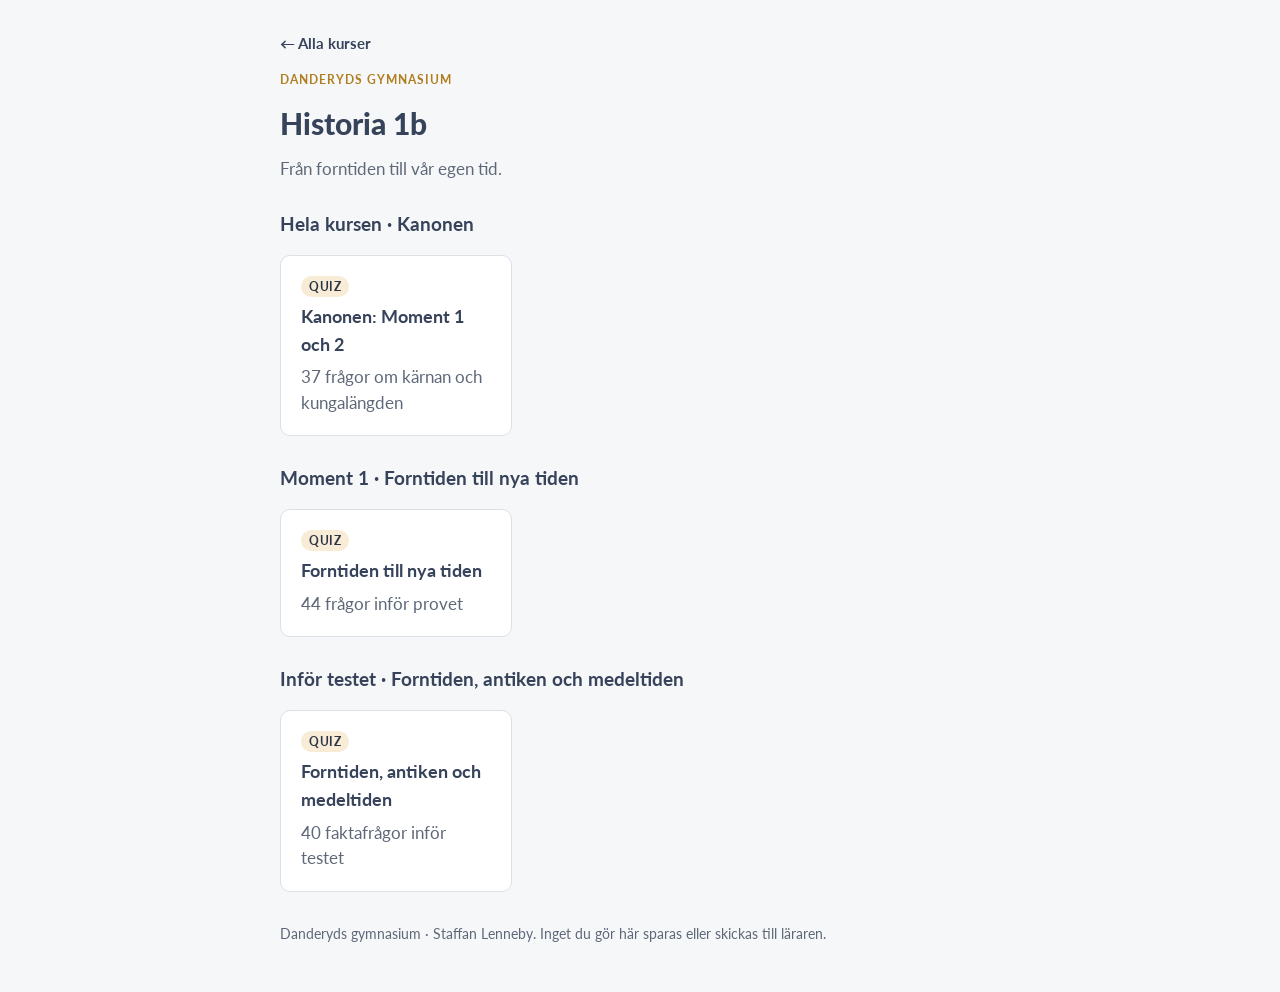
<file: kurs/historia1b/index.html>
<!DOCTYPE html>
<html lang="sv">
<head>
<meta charset="utf-8">
<meta name="viewport" content="width=device-width, initial-scale=1">
<title>Historia 1b · Staffan Lenneby</title>
<link rel="preconnect" href="https://fonts.googleapis.com">
<link rel="stylesheet" href="https://fonts.googleapis.com/css2?family=Lato:wght@400;700;900&display=swap">
<link rel="stylesheet" href="../../style.css">
</head>
<body>
<div class="wrap">
  <a class="back" href="../../">← Alla kurser</a>
  <span class="eyebrow">Danderyds gymnasium</span>
  <h1>Historia 1b</h1>
  <p class="muted">Från forntiden till vår egen tid.</p>
  <h2>Hela kursen · Kanonen</h2>
  <div class="grid">
    <a class="card" href="../../historia-kanon/">
      <span class="tag">Quiz</span>
      <b>Kanonen: Moment 1 och 2</b>
      <span class="muted">37 frågor om kärnan och kungalängden</span>
    </a>
  </div>
  <h2>Moment 1 · Forntiden till nya tiden</h2>
  <div class="grid">
    <a class="card" href="../../historia/">
      <span class="tag">Quiz</span>
      <b>Forntiden till nya tiden</b>
      <span class="muted">44 frågor inför provet</span>
    </a>
  </div>
  <h2>Inför testet · Forntiden, antiken och medeltiden</h2>
  <div class="grid">
    <a class="card" href="../../historia-medeltid/">
      <span class="tag">Quiz</span>
      <b>Forntiden, antiken och medeltiden</b>
      <span class="muted">40 faktafrågor inför testet</span>
    </a>
  </div>
  <footer>Danderyds gymnasium · Staffan Lenneby. Inget du gör här sparas eller skickas till läraren.</footer>
</div>
</body>
</html>
</file>
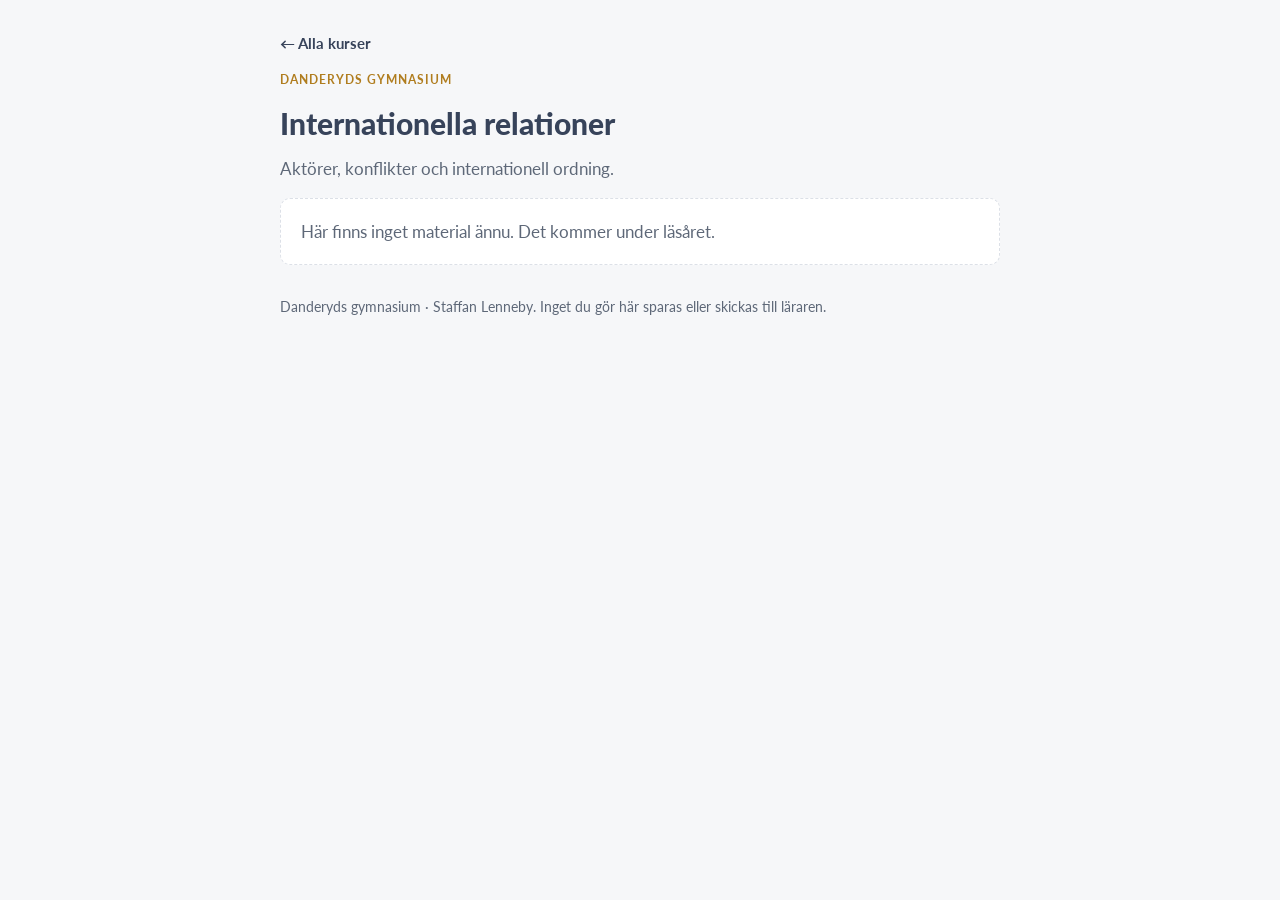
<file: kurs/ir/index.html>
<!DOCTYPE html>
<html lang="sv">
<head>
<meta charset="utf-8">
<meta name="viewport" content="width=device-width, initial-scale=1">
<title>Internationella relationer · Staffan Lenneby</title>
<link rel="preconnect" href="https://fonts.googleapis.com">
<link rel="stylesheet" href="https://fonts.googleapis.com/css2?family=Lato:wght@400;700;900&display=swap">
<link rel="stylesheet" href="../../style.css">
</head>
<body>
<div class="wrap">
  <a class="back" href="../../">← Alla kurser</a>
  <span class="eyebrow">Danderyds gymnasium</span>
  <h1>Internationella relationer</h1>
  <p class="muted">Aktörer, konflikter och internationell ordning.</p>
  <div class="empty">Här finns inget material ännu. Det kommer under läsåret.</div>
  <footer>Danderyds gymnasium · Staffan Lenneby. Inget du gör här sparas eller skickas till läraren.</footer>
</div>
</body>
</html>
</file>
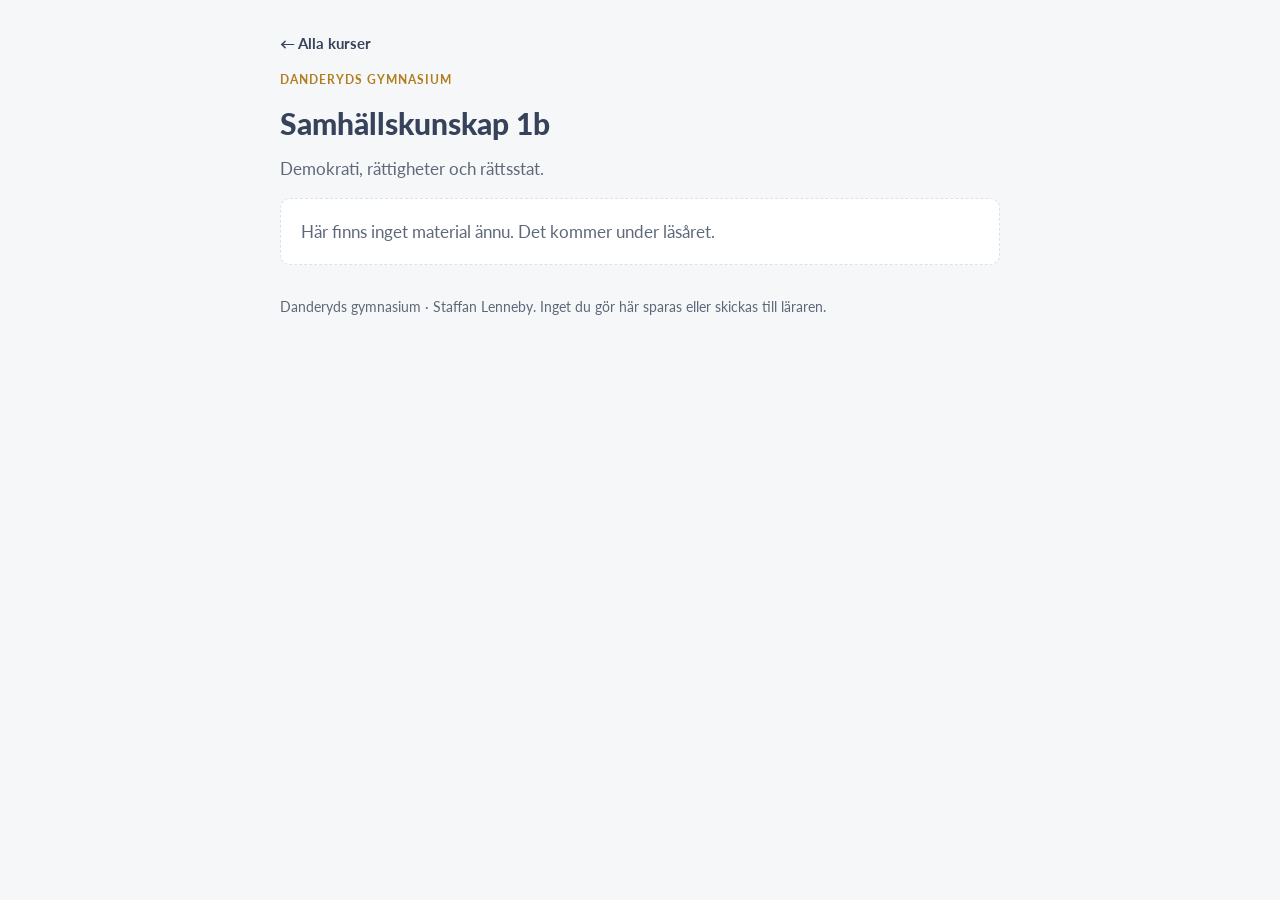
<file: kurs/sam1b/index.html>
<!DOCTYPE html>
<html lang="sv">
<head>
<meta charset="utf-8">
<meta name="viewport" content="width=device-width, initial-scale=1">
<title>Samhällskunskap 1b · Staffan Lenneby</title>
<link rel="preconnect" href="https://fonts.googleapis.com">
<link rel="stylesheet" href="https://fonts.googleapis.com/css2?family=Lato:wght@400;700;900&display=swap">
<link rel="stylesheet" href="../../style.css">
</head>
<body>
<div class="wrap">
  <a class="back" href="../../">← Alla kurser</a>
  <span class="eyebrow">Danderyds gymnasium</span>
  <h1>Samhällskunskap 1b</h1>
  <p class="muted">Demokrati, rättigheter och rättsstat.</p>
  <div class="empty">Här finns inget material ännu. Det kommer under läsåret.</div>
  <footer>Danderyds gymnasium · Staffan Lenneby. Inget du gör här sparas eller skickas till läraren.</footer>
</div>
</body>
</html>
</file>
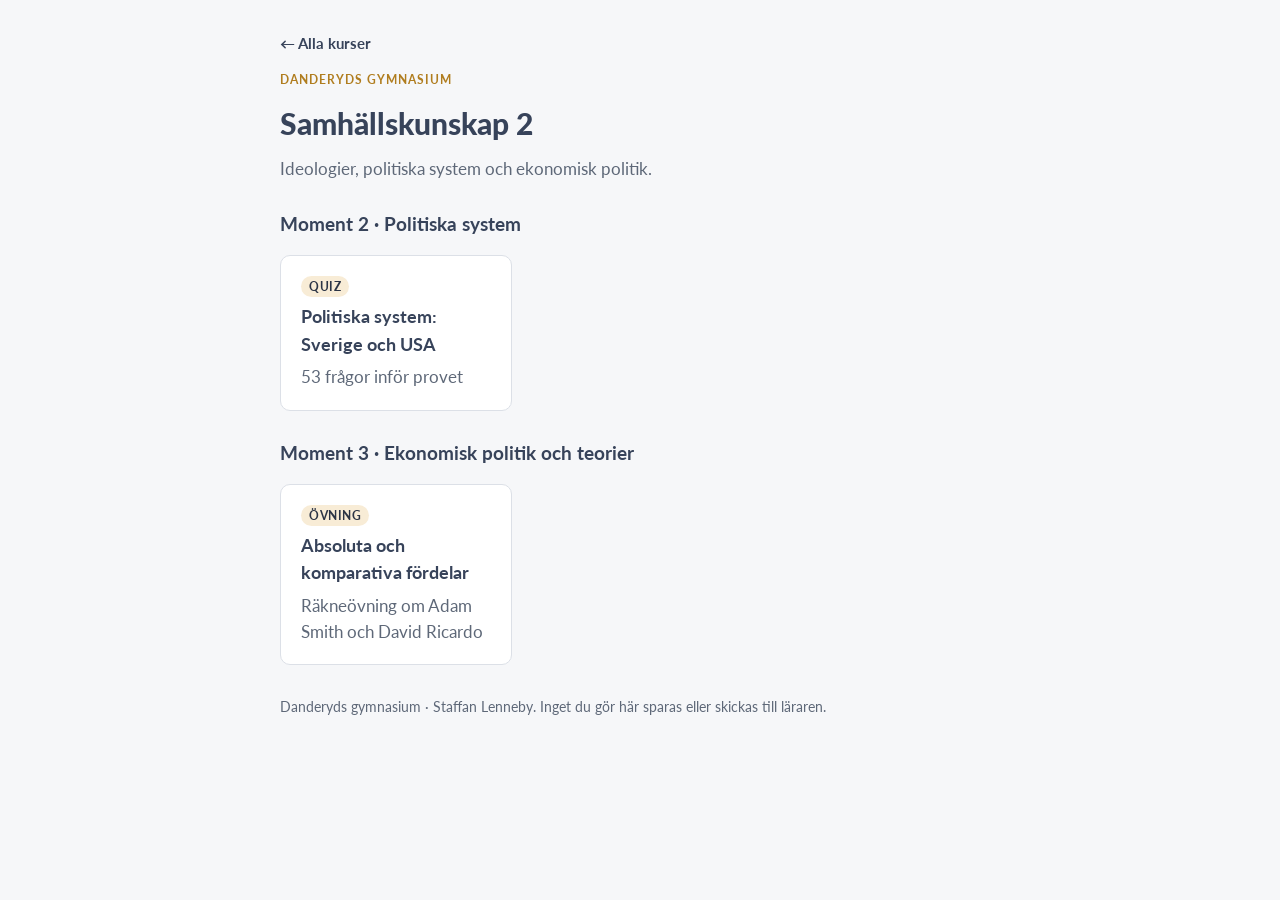
<file: kurs/sam2/index.html>
<!DOCTYPE html>
<html lang="sv">
<head>
<meta charset="utf-8">
<meta name="viewport" content="width=device-width, initial-scale=1">
<title>Samhällskunskap 2 · Staffan Lenneby</title>
<link rel="preconnect" href="https://fonts.googleapis.com">
<link rel="stylesheet" href="https://fonts.googleapis.com/css2?family=Lato:wght@400;700;900&display=swap">
<link rel="stylesheet" href="../../style.css">
</head>
<body>
<div class="wrap">
  <a class="back" href="../../">← Alla kurser</a>
  <span class="eyebrow">Danderyds gymnasium</span>
  <h1>Samhällskunskap 2</h1>
  <p class="muted">Ideologier, politiska system och ekonomisk politik.</p>
  <h2>Moment 2 · Politiska system</h2>
  <div class="grid">
    <a class="card" href="../../sam2/">
      <span class="tag">Quiz</span>
      <b>Politiska system: Sverige och USA</b>
      <span class="muted">53 frågor inför provet</span>
    </a>
  </div>
  <h2>Moment 3 · Ekonomisk politik och teorier</h2>
  <div class="grid">
    <a class="card" href="../../ovningar/komparativa-fordelar/">
      <span class="tag">Övning</span>
      <b>Absoluta och komparativa fördelar</b>
      <span class="muted">Räkneövning om Adam Smith och David Ricardo</span>
    </a>
  </div>
  <footer>Danderyds gymnasium · Staffan Lenneby. Inget du gör här sparas eller skickas till läraren.</footer>
</div>
</body>
</html>
</file>
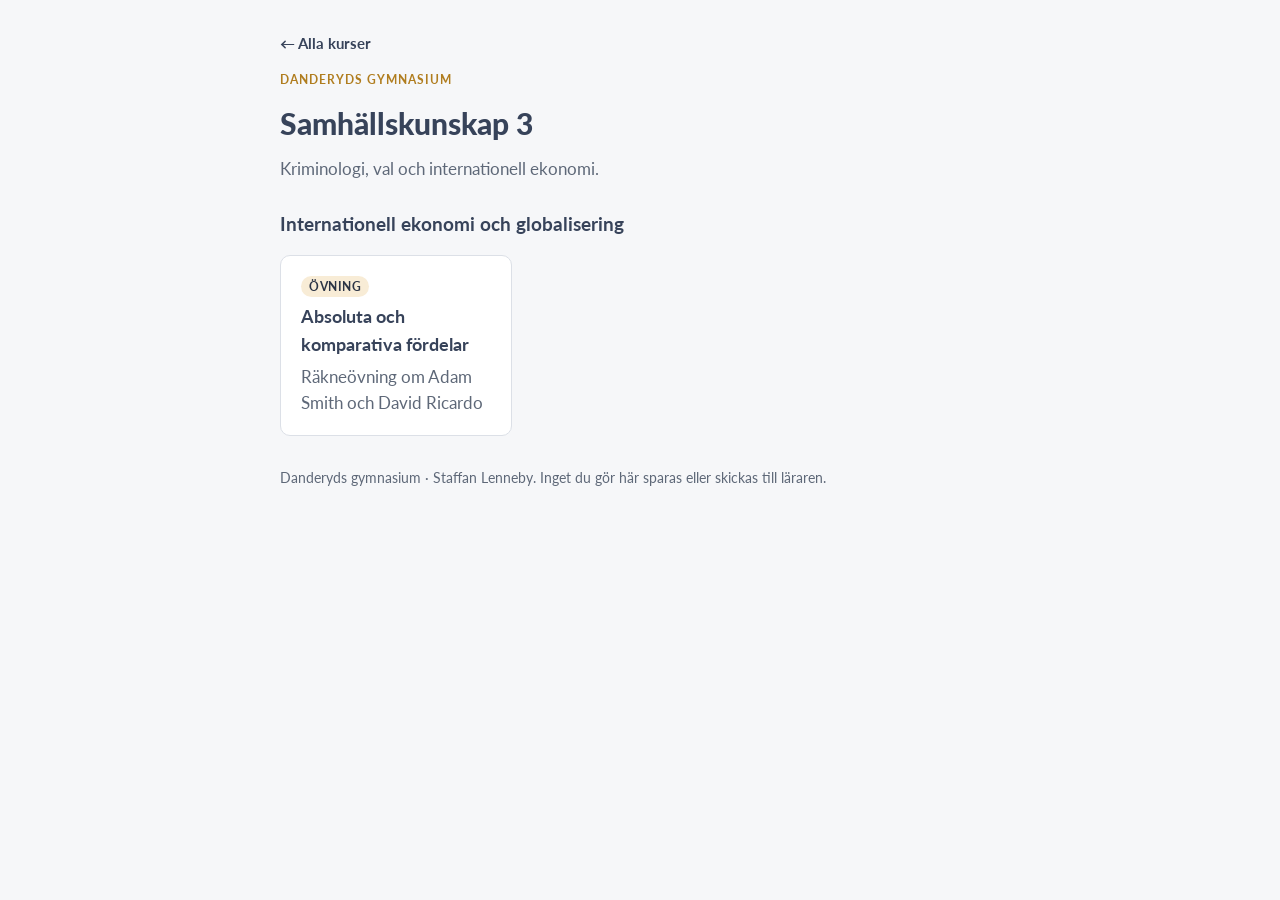
<file: kurs/sam3/index.html>
<!DOCTYPE html>
<html lang="sv">
<head>
<meta charset="utf-8">
<meta name="viewport" content="width=device-width, initial-scale=1">
<title>Samhällskunskap 3 · Staffan Lenneby</title>
<link rel="preconnect" href="https://fonts.googleapis.com">
<link rel="stylesheet" href="https://fonts.googleapis.com/css2?family=Lato:wght@400;700;900&display=swap">
<link rel="stylesheet" href="../../style.css">
</head>
<body>
<div class="wrap">
  <a class="back" href="../../">← Alla kurser</a>
  <span class="eyebrow">Danderyds gymnasium</span>
  <h1>Samhällskunskap 3</h1>
  <p class="muted">Kriminologi, val och internationell ekonomi.</p>
  <h2>Internationell ekonomi och globalisering</h2>
  <div class="grid">
    <a class="card" href="../../ovningar/komparativa-fordelar/">
      <span class="tag">Övning</span>
      <b>Absoluta och komparativa fördelar</b>
      <span class="muted">Räkneövning om Adam Smith och David Ricardo</span>
    </a>
  </div>
  <footer>Danderyds gymnasium · Staffan Lenneby. Inget du gör här sparas eller skickas till läraren.</footer>
</div>
</body>
</html>
</file>
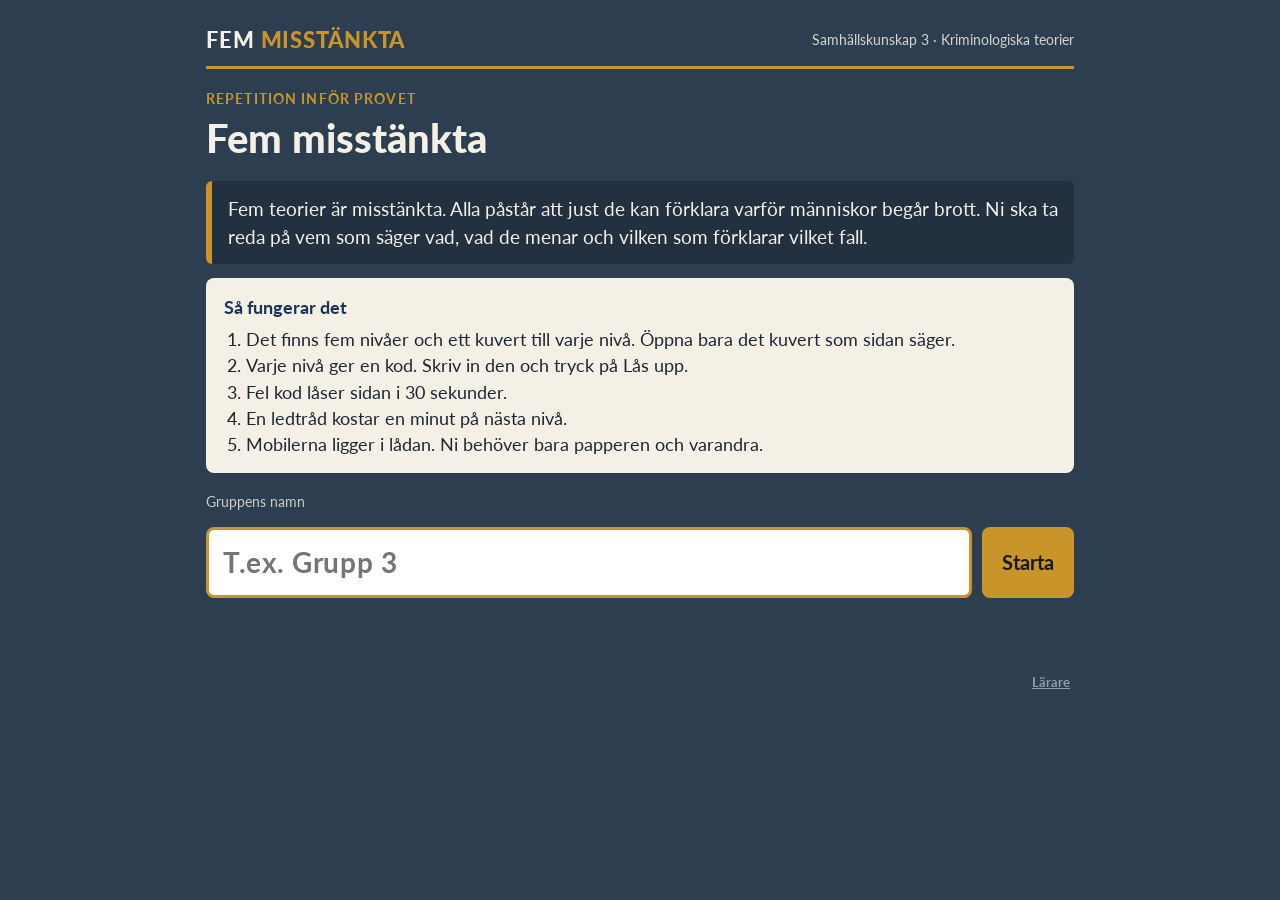
<file: ovningar/fem-misstankta/index.html>
<!doctype html>
<html lang="sv">
<head>
<meta charset="utf-8">
<meta name="viewport" content="width=device-width, initial-scale=1">
<title>Fem misstänkta</title>
<link rel="preconnect" href="https://fonts.googleapis.com">
<link href="https://fonts.googleapis.com/css2?family=Lato:wght@400;700;900&display=swap" rel="stylesheet">
<style>
:root{
  --slate:#2D3E50; --slate2:#22303f; --sand:#F5F0E6; --gold:#C9952A; --goldbg:#F7EDD6;
  --red:#8B1A1A; --green:#2D6A4F; --navy:#1C3557; --turk:#2EC4B6; --ink:#1d2733;
}
*{box-sizing:border-box}
html,body{margin:0;height:100%}
body{background:var(--slate);color:var(--sand);font-family:Lato,"Segoe UI",Arial,sans-serif;font-size:18px;line-height:1.45}
.wrap{max-width:900px;margin:0 auto;padding:24px 16px 48px}
header.top{display:flex;justify-content:space-between;align-items:center;gap:12px;border-bottom:3px solid var(--gold);padding-bottom:10px;margin-bottom:20px}
header.top .brand{font-weight:900;letter-spacing:.04em;font-size:22px}
header.top .brand span{color:var(--gold)}
header.top .meta{font-size:14px;opacity:.85;text-align:right}
.steps{display:flex;gap:6px;margin:0 0 18px}
.steps i{flex:1;height:8px;border-radius:4px;background:#45576b}
.steps i.done{background:var(--gold)}
.steps i.now{background:var(--turk)}
h1{font-size:40px;margin:0 0 6px;font-weight:900}
h2{font-size:28px;margin:0 0 4px;font-weight:900}
.kicker{color:var(--gold);font-weight:700;text-transform:uppercase;letter-spacing:.08em;font-size:14px}
.story{background:var(--slate2);border-left:6px solid var(--gold);padding:14px 16px;margin:14px 0;border-radius:6px;font-size:19px}
.task{background:var(--sand);color:var(--ink);padding:16px 18px;border-radius:8px;margin:14px 0}
.task b{color:var(--navy)}
.task ol{margin:6px 0 0;padding-left:22px}
.timer{background:#000;border-radius:10px;padding:14px 16px 16px;margin:16px 0;text-align:center}
.timer .digits{font-size:72px;font-weight:900;color:#fff;font-variant-numeric:tabular-nums;letter-spacing:.04em;line-height:1}
.timer .bar{height:12px;background:#222;border-radius:6px;margin-top:12px;overflow:hidden}
.timer .bar div{height:100%;background:var(--turk);width:100%;transition:width .9s linear}
.timer.over .digits{color:#ff6b6b}
.timer.over .bar div{background:#ff6b6b}
.timer .note{color:#ffb3b3;font-size:16px;margin-top:8px;min-height:1em}
.codebox{display:flex;gap:10px;flex-wrap:wrap;margin:14px 0}
.codebox input{flex:1 1 220px;font:inherit;font-size:28px;font-weight:700;letter-spacing:.12em;text-transform:uppercase;padding:12px 14px;border-radius:8px;border:3px solid var(--gold);background:#fff;color:var(--ink);min-width:0}
button{font:inherit;font-weight:700;border:0;border-radius:8px;padding:12px 20px;cursor:pointer}
.btn-gold{background:var(--gold);color:#1a1a1a;font-size:20px}
.btn-gold:disabled{background:#7b6a45;color:#333;cursor:not-allowed}
.btn-ghost{background:transparent;color:var(--sand);border:2px solid #7d8da0;font-size:16px}
.btn-ghost:disabled{opacity:.4;cursor:not-allowed}
.msg{min-height:1.5em;font-weight:700;font-size:18px;margin:6px 0}
.msg.bad{color:#ffb3b3}.msg.ok{color:#9fe3b8}
.hint{background:var(--goldbg);color:var(--ink);border-radius:8px;padding:12px 14px;margin:10px 0;display:none}
.hint.show{display:block}
.row{display:flex;gap:10px;flex-wrap:wrap;align-items:center}
.small{font-size:14px;opacity:.8}
.big-ok{font-size:44px;font-weight:900;color:var(--gold);margin:8px 0}
.stats{display:grid;grid-template-columns:repeat(auto-fit,minmax(160px,1fr));gap:10px;margin:16px 0}
.stats div{background:var(--slate2);border-radius:8px;padding:12px;text-align:center}
.stats b{display:block;font-size:30px;color:var(--gold)}
.hidden{display:none!important}
.facit{background:var(--sand);color:var(--ink);border-radius:8px;padding:16px 18px;margin:14px 0}
.facit h3{margin:14px 0 4px;color:var(--navy)}
.facit h3:first-child{margin-top:0}
.facit ul{margin:4px 0;padding-left:22px}
.teacherlink{margin-top:28px;text-align:right}
.teacherlink button{background:none;color:#8fa0b3;font-size:13px;padding:4px;text-decoration:underline}
@media (max-width:560px){h1{font-size:30px}.timer .digits{font-size:56px}}
</style>
</head>
<body>
<div class="wrap">
  <header class="top">
    <div class="brand">FEM <span>MISSTÄNKTA</span></div>
    <div class="meta" id="metaGroup">Samhällskunskap 3 · Kriminologiska teorier</div>
  </header>

  <!-- START -->
  <section id="vStart">
    <div class="kicker">Repetition inför provet</div>
    <h1>Fem misstänkta</h1>
    <div class="story">Fem teorier är misstänkta. Alla påstår att just de kan förklara varför människor begår brott. Ni ska ta reda på vem som säger vad, vad de menar och vilken som förklarar vilket fall.</div>
    <div class="task">
      <b>Så fungerar det</b>
      <ol>
        <li>Det finns fem nivåer och ett kuvert till varje nivå. Öppna bara det kuvert som sidan säger.</li>
        <li>Varje nivå ger en kod. Skriv in den och tryck på Lås upp.</li>
        <li>Fel kod låser sidan i 30 sekunder.</li>
        <li>En ledtråd kostar en minut på nästa nivå.</li>
        <li>Mobilerna ligger i lådan. Ni behöver bara papperen och varandra.</li>
      </ol>
    </div>
    <label for="groupName" class="small">Gruppens namn</label>
    <div class="codebox"><input id="groupName" maxlength="24" placeholder="T.ex. Grupp 3" style="letter-spacing:.02em;text-transform:none"><button class="btn-gold" id="startBtn">Starta</button></div>
    <div class="msg bad" id="startMsg"></div>
  </section>

  <!-- NIVÅ -->
  <section id="vLevel" class="hidden">
    <div class="steps" id="steps"></div>
    <div class="kicker" id="lvKicker"></div>
    <h2 id="lvTitle"></h2>
    <div class="story" id="lvStory"></div>
    <div class="task" id="lvTask"></div>
    <div class="timer" id="timer"><div class="digits" id="digits">00:00</div><div class="bar"><div id="barFill"></div></div><div class="note" id="timerNote"></div></div>
    <div id="codeArea">
      <div class="codebox"><input id="codeInput" autocomplete="off" spellcheck="false" placeholder="Koden"><button class="btn-gold" id="unlockBtn">Lås upp</button></div>
      <div class="msg" id="codeMsg"></div>
    </div>
    <div class="row">
      <button class="btn-ghost" id="hintBtn">Köp ledtråd (−1 minut på nästa nivå)</button>
    </div>
    <div class="hint" id="hintBox"></div>
  </section>

  <!-- MELLANSKÄRM -->
  <section id="vBetween" class="hidden">
    <div class="steps" id="steps2"></div>
    <div class="big-ok">Rätt!</div>
    <div class="story" id="betweenText"></div>
    <button class="btn-gold" id="nextBtn">Vi har öppnat kuvertet. Starta tiden</button>
  </section>

  <!-- SLUT -->
  <section id="vEnd" class="hidden">
    <div class="kicker">Fallet är löst</div>
    <h1>Domen är avkunnad</h1>
    <div class="story">Ni har gått igenom alla fem misstänkta. Lägg tillbaka papperen i kuverten och vänd er mot tavlan.</div>
    <div class="stats">
      <div><b id="stTime">–</b>total tid</div>
      <div><b id="stHints">–</b>ledtrådar</div>
      <div><b id="stWrong">–</b>felaktiga koder</div>
    </div>
    <p class="small" id="stGroup"></p>
  </section>

  <!-- LÄRARLÄGE -->
  <section id="vTeacher" class="hidden">
    <div class="kicker">Lärarläge</div>
    <h2>Facit</h2>
    <div class="facit" id="facitBox"></div>
    <div class="row"><button class="btn-ghost" id="resetBtn">Nollställ den här datorn</button><button class="btn-gold" id="closeTeacher">Stäng facit</button></div>
  </section>

  <div class="teacherlink"><button id="teacherBtn">Lärare</button></div>
</div>

<script>
(function(){
"use strict";
var H = {"levels":["1eyb7grqc21","64u66zgliz","1yd5k0sjug5","s8gevyxq9x","4m5kc1kol5"],"teacher":"knc6f4vkyn"};
var FACIT = "cKu3bA87M/eTbPKkkPZyE1FbbLDlcjczIQsWjnSkOS42ZQEPcOzsYX9YeUFacsm4PihsCFFEOKzqcmljcR0MbK5H9y1yKldebK/[base64]/[base64]/[base64]/mbHRreRtUcv+rIn9YeVwFco3tJIL3ZQYWjnSkECQ1N1FGPLDokeQhIEAWjnSkOS42ZWB3H/+rOnJsTwhDIP2Obi07e2ZDOKKkY2EZKlpQI7HpOzU3MQ4WBaflcmkAbAgZIKq6WH0+LApkObflcnNyDFpYI7XlJig9Kw4WDaflP2F6ER0KY6/tbEtuKV0IHrbwM2FhZWZfOLblPighKA4WJ6L3IYLkN1FYbOvJe319KV0IRv/oO38AMEBXbPekACQmN/eSOLftISxoZX5ZJKLqcmkTbAgZIKq6WH0+LApkObflcnRyF1FUKa/oOy48fxRXJ7ftJCghMVFYbOvBe319KV0IRv/oO38AMEBXbPWkEy85K01CIqrqNXtyFlVELeOsHmhualhfcsm4PihsF0FCLeOzcoLXMVVRLa3gN3tyCVFZbOvXe319KV0IRv/oO38AMEBXbPukFy81JFNTIaLqNXtyC1tXJOOsHWhualhfcsm4PihsF0FCLeO9coLEM1FEOLrjNy0hIA4WCa/oM2F6Cx0KY6/[base64]/tbEtuKV0IeOPSOy8hMRRbI7ekICghLg4WPqLwOy48JFgWL6vrOyI3ZRwFZf+rPihsTwhaJf2xchIzKFlXbK5H9y1+ZVtCJa/okeQmK1UWIabgNy1oZUdCPqLtPGF6dx0KY6/tbEtuKV0IeuPKPTM/IEZYLePykeU8IUcWObP0ci4xLRRYKbG+cgI9LVFYbOuwe319KV0IRv+rJy1sTwhef/3KOzeR4BQCbAEzchUgIBRQLa/[base64]/tbEtuakFacsm4OnJsC11Aj2akZ2GQ8hT1yajoMyYzN1FYP+PiIIL3IlUWjnSkIS0nMV9ZKOPWkcUGEXFxj0bKFX19LQcIRv/xPn9YeVhfcpDwICA7Kw4WHqLpO2EkLFhabKvlcjE3K1NXPuPrMSlyN1FFPKbvJmEhKlkWLa3gICB+ZVlTIuPsMzNyI/eTbK/[base64]/JBRZIbFH9yU3ZV1YOKakMCQ1hpFEbKH2PTUmaxRyj2f2ciozKxRFI6DtMy0zZVZXIqekNILkN19aLbHlciw3NwgZIKq6WH19MFgIRv/0bAY9IV/16K3wci+R4UYWK7HxIjE3KxRYj2fpPCQgZUBAj2akJiQ9N11TPu+kOS4iNVhXPuPyMzM4IBRCKaz2O2EmLFhabKbqciU3MVVaJuPtcjU3PUBTIuPrMSlyNveSK6b2ci+R4FNZOOPwNy4gLFFEIqKkOy8mIBRQj3X2OS0zN1VEYv+rIn8=";

var LEVELS = [
 { title:"Vem sa vad?", sec:360,
   story:"De misstänkta har gripits, men det är oklart vilken forskare som har sagt vad. Det måste ni reda ut först. Åtta forskare, åtta idéer.",
   task:"<b>Öppna kuvert 1.</b><ol><li>Lägg forskarkorten i en rad.</li><li>Para ihop varje forskare med rätt idékort.</li><li>Varje idékort har ett nummer i hörnet.</li></ol><b>Koden:</b> summan av numren på idékorten som hör till <b>Merton</b>, <b>Hirschi</b> och <b>Becker</b>.",
   hint:"Merton och Agnew hör båda till strainteorin. Merton skriver om mål och medel. Agnew skriver om press, ilska och frustration. Becker är den som skriver om stämpling." },
 { title:"Begreppslåset", sec:300,
   story:"Ett vittne har lämnat nio uppgifter om personer i området. Förhören kan inte fortsätta förrän uppgifterna är sorterade.",
   task:"<b>Öppna kuvert 2.</b><ol><li>Lägg rutnätet på bänken.</li><li>Läs påståendekorten högt för varandra.</li><li>Lägg varje kort på den ruta där det hör hemma. Ett kort per ruta.</li></ol><b>Koden:</b> bokstäverna på korten som ligger på ruta <b>2</b>, <b>4</b> och <b>7</b>, i den ordningen.",
   hint:"Börja med Hirschis fyra band. Vem har någon att göra besviken? Vem har något att förlora? Vem har inte tid? Vem tror på reglerna? De fem kort som blir kvar hör till Merton." },
 { title:"Förväxlingarna", sec:240,
   story:"Försvaret påstår att polisen har blandat ihop de misstänkta. Visa att försvaret har fel.",
   task:"<b>Öppna kuvert 3.</b><ol><li>Läs ett påstående i taget.</li><li>Ringa in den teori som påståendet hör till. Bara en per rad.</li><li>Varje teori har en siffra bredvid sig.</li></ol><b>Koden:</b> siffrorna ni har ringat in, uppifrån och ner.",
   hint:"Fråga er två saker. Förklarar påståendet varför någon begår brott, eller varför de flesta låter bli? Lär man sig brottet av andra, eller vänder gruppen på samhällets normer?" },
 { title:"Tre fall", sec:240,
   story:"Tre nya fall har kommit in samtidigt. Åklagaren vill veta vilken misstänkt som hör till vilket fall.",
   task:"<b>Öppna kuvert 4.</b><ol><li>Läs fall A, B och C.</li><li>Leta efter detaljerna i texten som pekar mot en teori.</li><li>Välj den teori på listan som förklarar fallet bäst.</li></ol><b>Koden:</b> teorins nummer för fall A, B och C, i den ordningen.",
   hint:"Ett av fallen handlar om en plats och inte om en person. Ett annat handlar om vad som händer efter att någon har åkt fast första gången." },
 { title:"Åklagarens fråga", sec:240, teacher:true,
   story:"Åklagaren vill ha en förklaring innan rättegången. Den här gången räcker det inte med en kod. Ni måste kunna förklara.",
   task:"<b>Öppna kuvert 5.</b><ol><li>Läs fallet om Rami.</li><li>Förbered svar på de tre frågorna. Alla i gruppen ska kunna svara.</li><li>Räck upp handen när ni är klara. Läraren väljer vem som svarar.</li></ol><b>Koden:</b> läraren skriver in den när ni har förklarat.",
   hint:"Ett tips: Rami ville ha det som andra har, och han lärde sig av de äldre killarna. Tänk också på hans bror, som bor i samma område men inte begår brott." }
];
var BETWEEN = [
 "Ni vet nu vilka forskarna är. Nästa steg är att förstå vad de menar.",
 "Uppgifterna är sorterade. Försvaret har redan hittat ett nytt sätt att krångla till det.",
 "Försvaret hade fel. Nu kommer det in nya fall, och tiden blir kortare.",
 "Tre fall är lösta. Nu återstår åklagarens fråga."
];

// ---------- hjälpare ----------
function norm(s){ return (s||"").toUpperCase().replace(/[\s\-\.]/g,""); }
function cyrb53(str, seed){ seed = seed||0;
  var h1 = 0xdeadbeef ^ seed, h2 = 0x41c6ce57 ^ seed;
  for (var i=0, ch; i<str.length; i++){ ch=str.charCodeAt(i); h1=Math.imul(h1^ch,2654435761); h2=Math.imul(h2^ch,1597334677); }
  h1 = Math.imul(h1^(h1>>>16),2246822507); h1 ^= Math.imul(h2^(h2>>>13),3266489909);
  h2 = Math.imul(h2^(h2>>>16),2246822507); h2 ^= Math.imul(h1^(h1>>>13),3266489909);
  return (4294967296*(2097151&h2)+(h1>>>0)).toString(36);
}
function hash(s){ return cyrb53("fm|"+norm(s), 46); }
function decrypt(b64, key){
  try{
    var bin = atob(b64), bytes = new Uint8Array(bin.length);
    var k = new TextEncoder().encode(norm(key));
    for (var i=0;i<bin.length;i++) bytes[i] = bin.charCodeAt(i) ^ k[i % k.length];
    return new TextDecoder().decode(bytes);
  }catch(e){ return null; }
}
function $(id){ return document.getElementById(id); }
function fmt(s){ s=Math.max(0,Math.floor(s)); var m=Math.floor(s/60), r=s%60; return (m<10?"0":"")+m+":"+(r<10?"0":"")+r; }
function show(id){ ["vStart","vLevel","vBetween","vEnd","vTeacher"].forEach(function(v){ $(v).classList.toggle("hidden", v!==id); }); }

// ---------- ljud ----------
var actx=null;
function beep(){
  try{
    actx = actx || new (window.AudioContext||window.webkitAudioContext)();
    [0,0.32].forEach(function(t){
      var o=actx.createOscillator(), g=actx.createGain();
      o.frequency.value=880; o.type="sine"; o.connect(g); g.connect(actx.destination);
      var t0=actx.currentTime+t; g.gain.setValueAtTime(0.0001,t0); g.gain.exponentialRampToValueAtTime(0.35,t0+0.02);
      g.gain.exponentialRampToValueAtTime(0.0001,t0+0.2); o.start(t0); o.stop(t0+0.22);
    });
  }catch(e){}
}

// ---------- tillstånd ----------
var KEY="femMisstankta_v1";
var S = load() || fresh();
function fresh(){ return {group:"", level:-1, phase:"start", start:0, levelStart:0, levelSec:0, penaltyNext:0, hints:0, wrong:0, hintBought:false, lockUntil:0, beeped:false, endTime:0}; }
function save(){ try{ localStorage.setItem(KEY, JSON.stringify(S)); }catch(e){} }
function load(){ try{ var x=localStorage.getItem(KEY); return x?JSON.parse(x):null; }catch(e){ return null; } }

function drawSteps(el){
  el.innerHTML="";
  for (var i=0;i<LEVELS.length;i++){
    var d=document.createElement("i");
    if (i<S.level || (S.phase==="between" && i===S.level)) d.className="done";
    else if (i===S.level) d.className="now";
    el.appendChild(d);
  }
}

function render(){
  $("metaGroup").textContent = S.group ? (S.group+" · Samhällskunskap 3") : "Samhällskunskap 3 · Kriminologiska teorier";
  if (S.phase==="start"){ show("vStart"); return; }
  if (S.phase==="end"){
    show("vEnd");
    $("stTime").textContent = fmt((S.endTime-S.start)/1000);
    $("stHints").textContent = S.hints; $("stWrong").textContent = S.wrong;
    $("stGroup").textContent = S.group; return;
  }
  if (S.phase==="between"){
    show("vBetween"); drawSteps($("steps2"));
    $("betweenText").textContent = BETWEEN[S.level] + " Öppna kuvert " + (S.level+2) + ".";
    return;
  }
  var L = LEVELS[S.level];
  show("vLevel"); drawSteps($("steps"));
  $("lvKicker").textContent = "Nivå " + (S.level+1) + " av " + LEVELS.length;
  $("lvTitle").textContent = L.title;
  $("lvStory").textContent = L.story;
  $("lvTask").innerHTML = L.task;
  $("hintBox").textContent = "Ledtråd: " + L.hint;
  $("hintBox").classList.toggle("show", !!S.hintBought);
  $("hintBtn").disabled = !!S.hintBought;
  $("hintBtn").textContent = S.level===LEVELS.length-1 ? "Köp ledtråd" : "Köp ledtråd (−1 minut på nästa nivå)";
  $("codeInput").placeholder = L.teacher ? "Lärarens kod" : "Koden";
  $("codeInput").type = L.teacher ? "password" : "text";
  $("codeMsg").textContent=""; $("codeMsg").className="msg";
  tick();
}

function tick(){
  if (S.phase!=="level") return;
  var now = Date.now();
  var left = S.levelSec - (now - S.levelStart)/1000;
  var t = $("timer");
  if (left >= 0){
    t.classList.remove("over");
    $("digits").textContent = fmt(Math.ceil(left));
    $("barFill").style.width = (100*left/S.levelSec)+"%";
    $("timerNote").textContent = "";
  } else {
    if (!S.beeped){ S.beeped=true; save(); beep(); }
    t.classList.add("over");
    $("digits").textContent = "+" + fmt(-left);
    $("barFill").style.width = "100%";
    $("timerNote").textContent = "Tiden är slut. Ni får fortsätta, men nästa grupp kan gå förbi er.";
  }
  // spärr
  var lock = S.lockUntil - now;
  var btn = $("unlockBtn");
  if (lock > 0){
    btn.disabled = true; $("codeInput").disabled = true;
    $("codeMsg").className="msg bad";
    $("codeMsg").textContent = "Fel kod. Sidan är låst i " + Math.ceil(lock/1000) + " sekunder. Kontrollera ert material under tiden.";
  } else if (btn.disabled){
    btn.disabled = false; $("codeInput").disabled = false;
    $("codeMsg").textContent = ""; $("codeMsg").className="msg";
  }
}
setInterval(tick, 500);

function startLevel(i){
  S.level=i; S.phase="level"; S.levelStart=Date.now();
  S.levelSec = Math.max(60, LEVELS[i].sec - S.penaltyNext);
  S.penaltyNext=0; S.hintBought=false; S.beeped=false; S.lockUntil=0;
  save(); render();
}

$("startBtn").onclick = function(){
  var g = $("groupName").value.trim();
  if (!g){ $("startMsg").textContent = "Skriv gruppens namn först."; return; }
  S = fresh(); S.group=g; S.start=Date.now(); save(); startLevel(0);
};
$("nextBtn").onclick = function(){ startLevel(S.level+1); };

function tryCode(){
  if (S.phase!=="level" || Date.now() < S.lockUntil) return;
  var v = $("codeInput").value; if (!norm(v)) return;
  var hv = hash(v);
  var ok = (hv === H.levels[S.level]) || (hv === H.teacher);
  $("codeInput").value = "";
  if (ok){
    if (S.level === LEVELS.length-1){ S.phase="end"; S.endTime=Date.now(); save(); render(); return; }
    S.phase="between"; save(); render();
  } else {
    S.wrong++; S.lockUntil = Date.now()+30000; save(); tick();
  }
}
$("unlockBtn").onclick = tryCode;
$("codeInput").addEventListener("keydown", function(e){ if (e.key==="Enter") tryCode(); });

$("hintBtn").onclick = function(){
  if (S.hintBought) return;
  S.hintBought=true; S.hints++; if (S.level < LEVELS.length-1) S.penaltyNext=60;
  save(); render();
};

// ---------- lärarläge ----------
var prevView = null;
$("teacherBtn").onclick = function(){
  var k = prompt("Lärarkod");
  if (!k) return;
  if (hash(k) !== H.teacher){ alert("Fel kod."); return; }
  var html = decrypt(FACIT, k);
  if (!html){ alert("Facit kunde inte visas."); return; }
  $("facitBox").innerHTML = html;
  show("vTeacher");
};
$("closeTeacher").onclick = function(){ render(); };
$("resetBtn").onclick = function(){
  if (!confirm("Nollställa den här datorn? Gruppens framsteg försvinner.")) return;
  S = fresh(); save(); $("groupName").value=""; render();
};

render();
})();
</script>
</body>
</html>
</file>
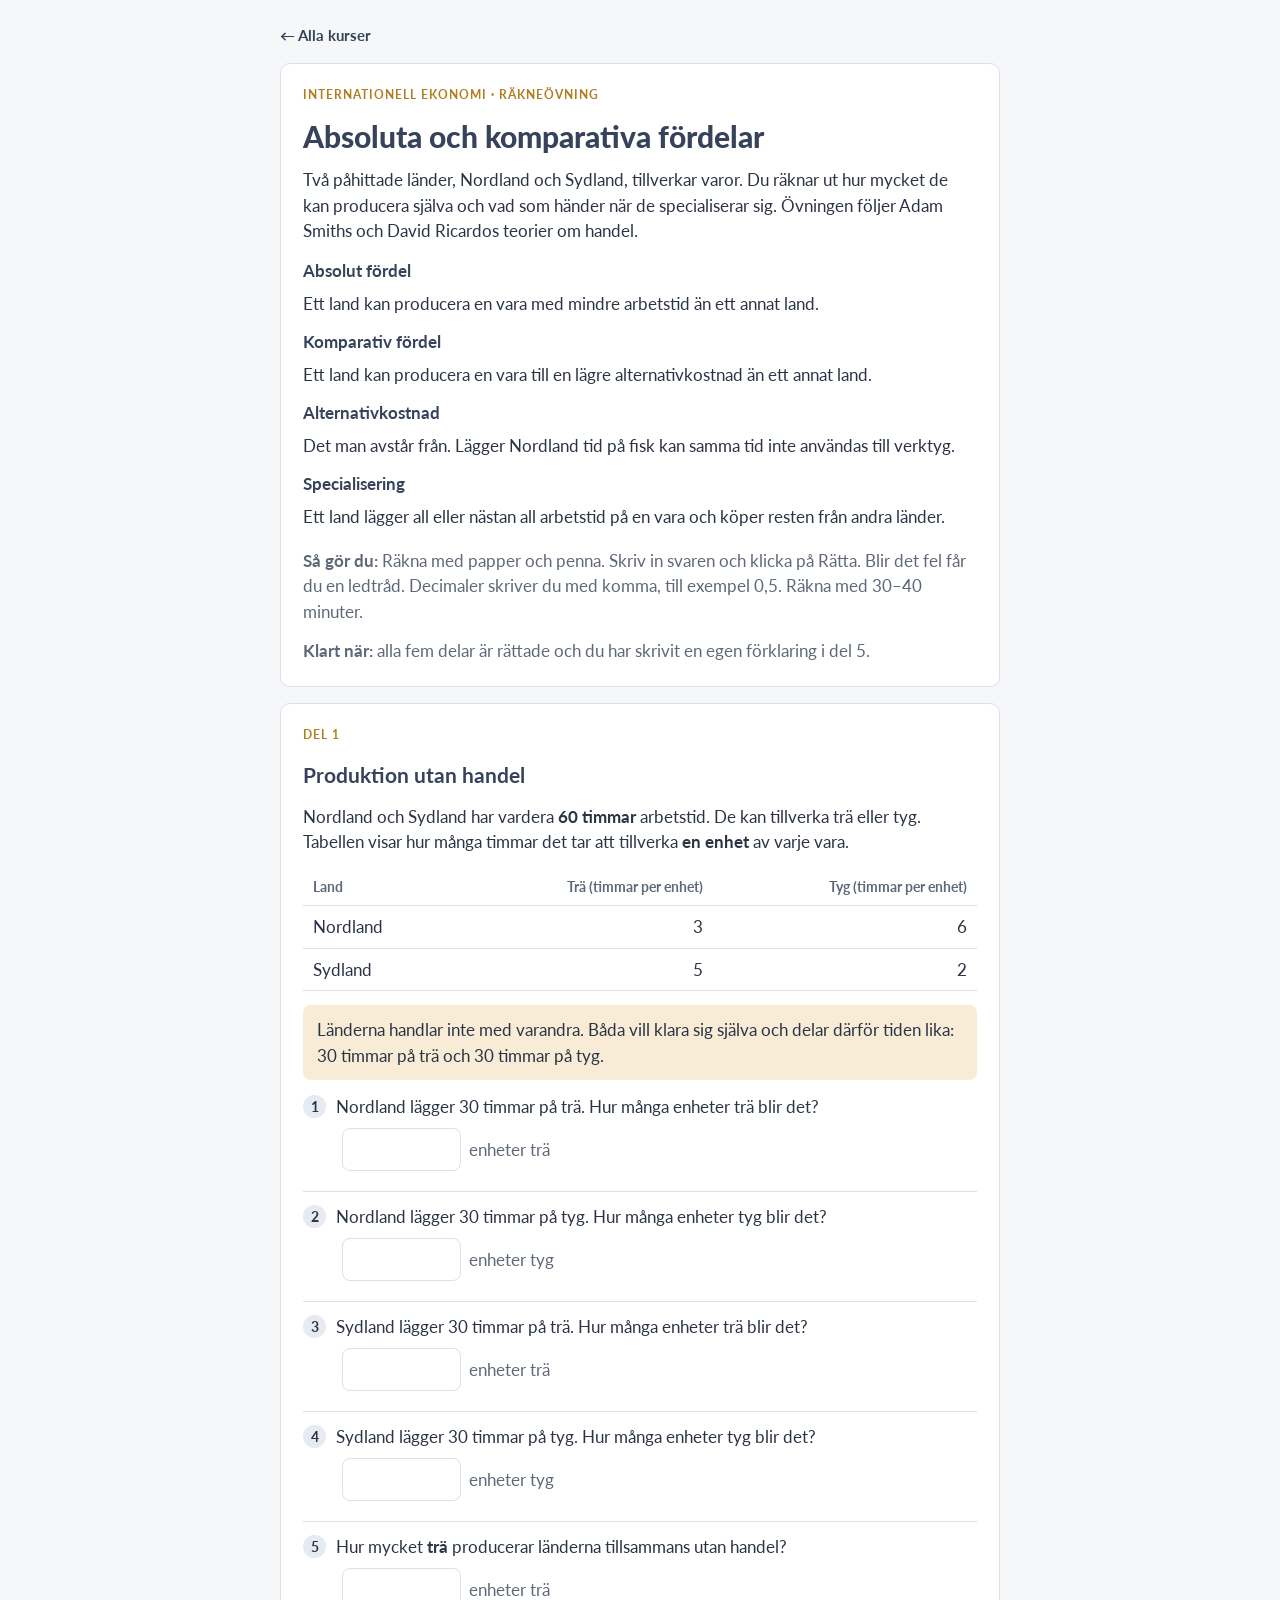
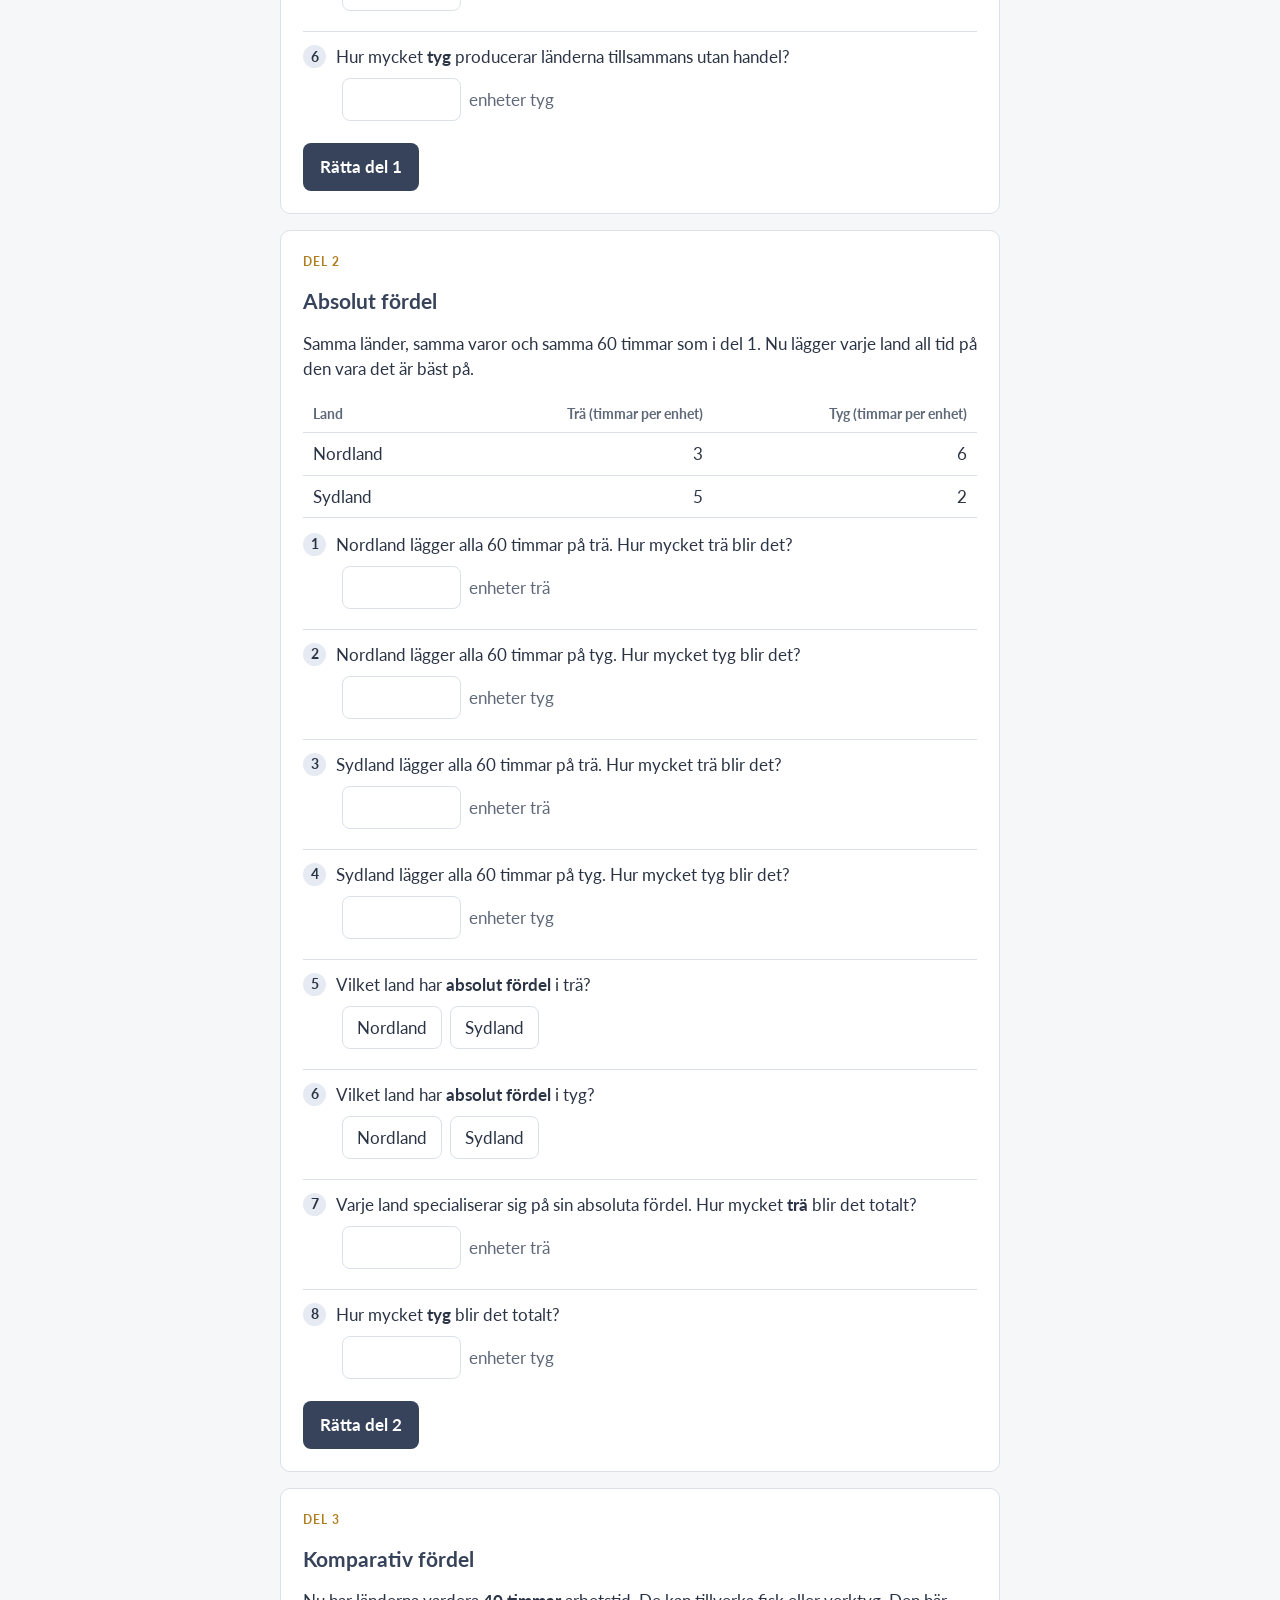
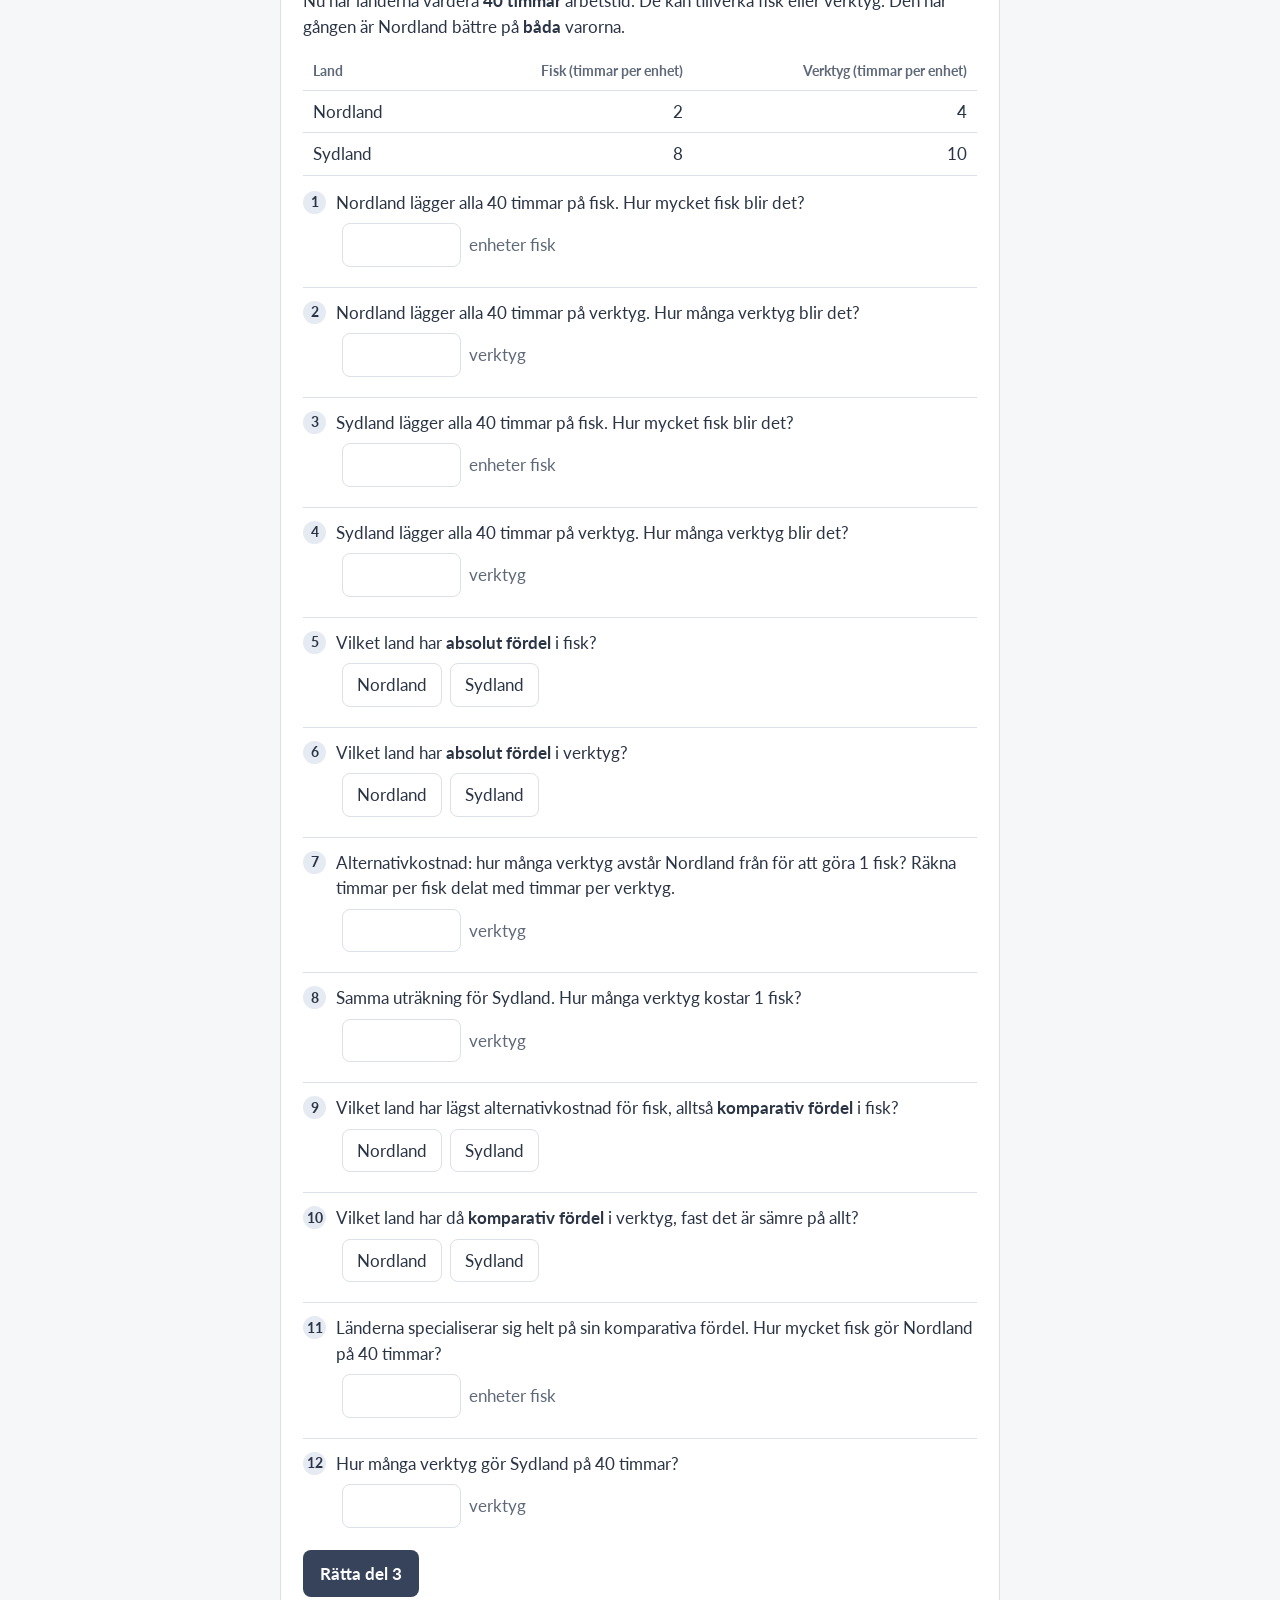
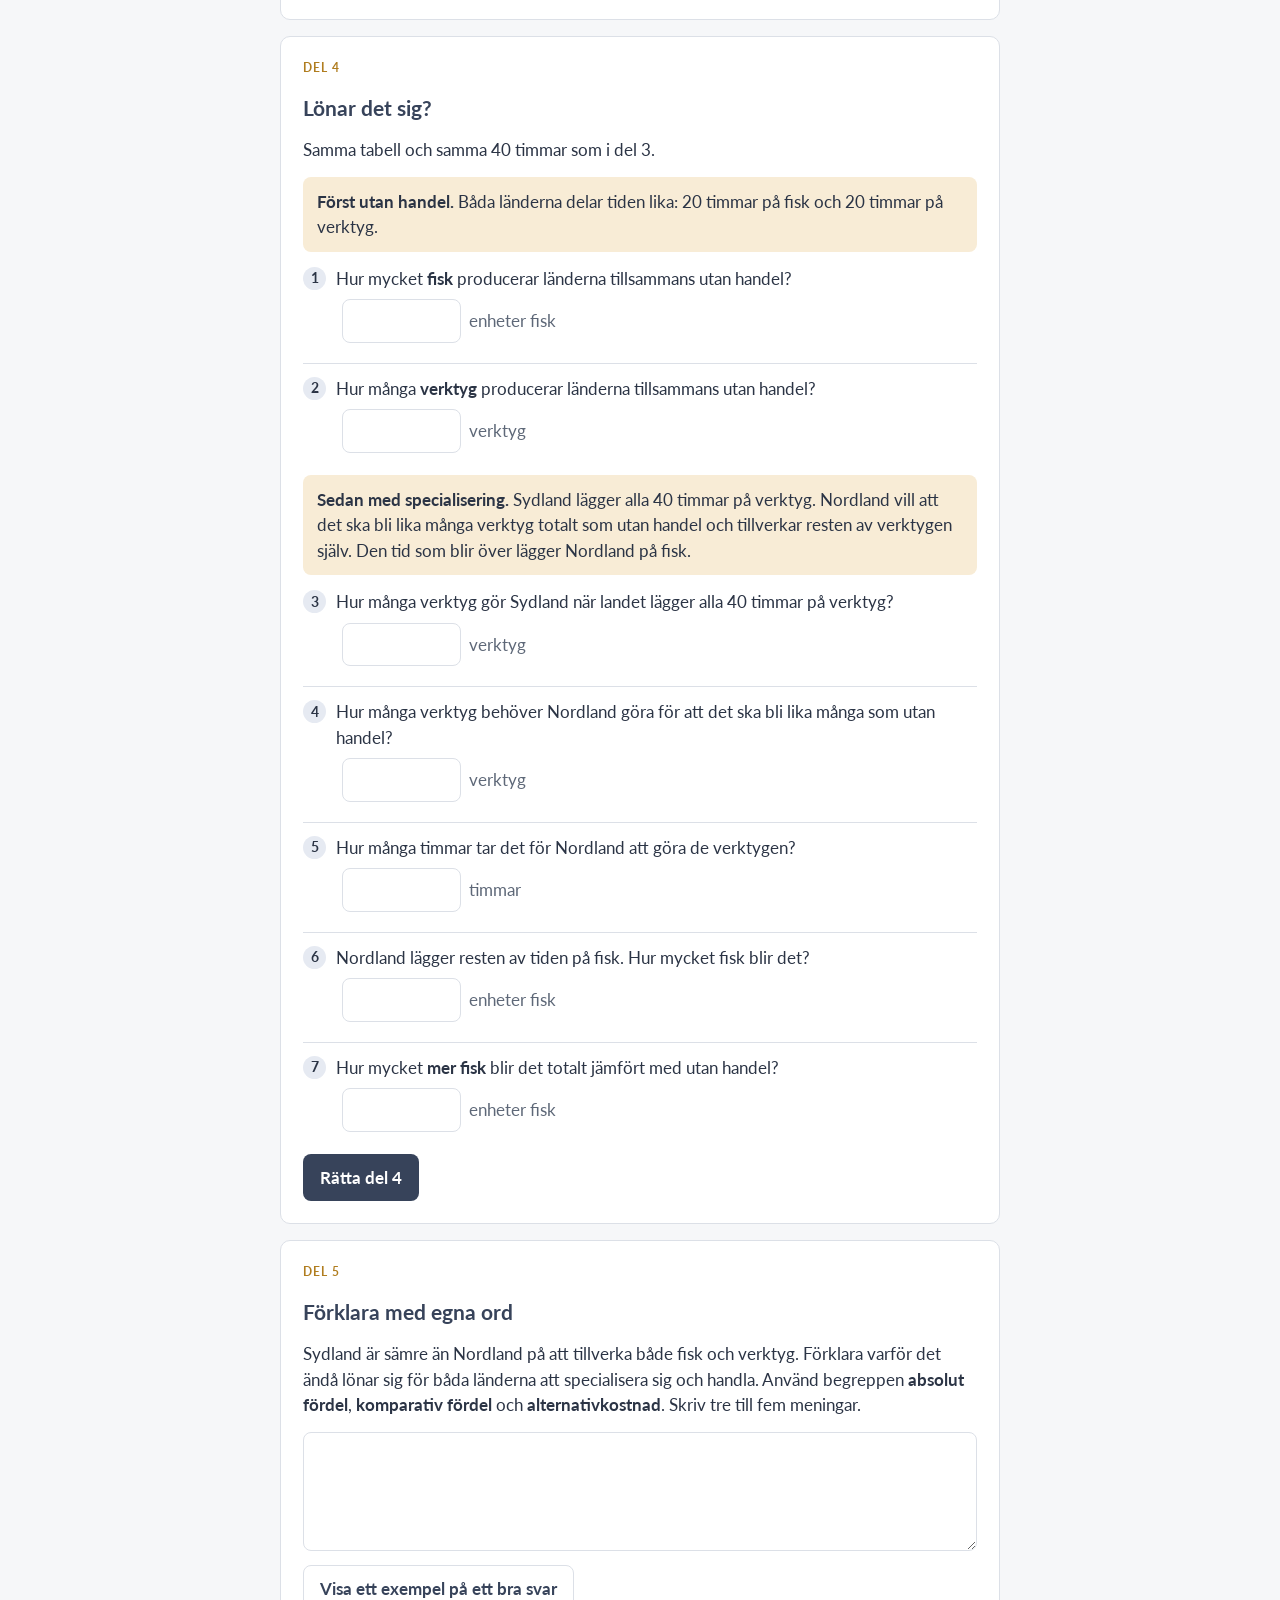
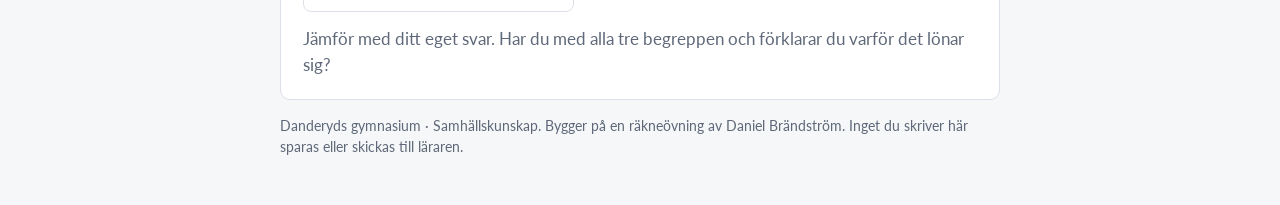
<file: ovningar/komparativa-fordelar/index.html>
<!DOCTYPE html>
<html lang="sv">
<head>
<meta charset="utf-8">
<meta name="viewport" content="width=device-width, initial-scale=1">
<title>Komparativa fördelar · räkneövning</title>
<link rel="preconnect" href="https://fonts.googleapis.com">
<link rel="stylesheet" href="https://fonts.googleapis.com/css2?family=Lato:wght@400;700;900&display=swap">
<style>
:root {
  --bg: #F6F7F9; --card: #FFFFFF; --ink: #2B3445; --muted: #5E6878; --line: #DCE0E7;
  --navy: #37435A; --gold: #B07D1F; --goldbg: #F8ECD6;
  --ok: #2E7D4F; --okbg: #E3F2E9; --bad: #B03A2E; --badbg: #FBE7E4; --sel: #E6EAF2;
  --font: "Lato", "Segoe UI", system-ui, sans-serif;
}
@media (prefers-color-scheme: dark) { :root:not([data-theme="light"]) {
  --bg: #161B24; --card: #1F2633; --ink: #E7EAF0; --muted: #A3ACBB; --line: #333C4C;
  --navy: #9FB2D6; --gold: #E2B969; --goldbg: #3A3222;
  --ok: #6FCB95; --okbg: #1D3328; --bad: #F08D80; --badbg: #3A2220; --sel: #2B3446; color-scheme: dark } }
:root[data-theme="dark"] {
  --bg: #161B24; --card: #1F2633; --ink: #E7EAF0; --muted: #A3ACBB; --line: #333C4C;
  --navy: #9FB2D6; --gold: #E2B969; --goldbg: #3A3222;
  --ok: #6FCB95; --okbg: #1D3328; --bad: #F08D80; --badbg: #3A2220; --sel: #2B3446; color-scheme: dark }
* { box-sizing: border-box; }
[hidden] { display: none !important; }
html, body { background: var(--bg); }
body { color: var(--ink); font-family: var(--font); font-size: 17px; line-height: 1.5; margin: 0;
  padding-left: max(16px, env(safe-area-inset-left, 0px)); padding-right: max(16px, env(safe-area-inset-right, 0px)); padding-block: 24px 48px; }
.wrap { max-width: 720px; margin: 0 auto; display: grid; gap: 16px; }
h1 { font-size: 1.9rem; font-weight: 900; color: var(--navy); margin: 0; line-height: 1.15; text-wrap: balance; }
h2 { font-size: 1.3rem; color: var(--navy); margin: 0; }
.eyebrow { font-size: .78rem; font-weight: 700; letter-spacing: .08em; text-transform: uppercase; color: var(--gold); }
.card { background: var(--card); border: 1px solid var(--line); border-radius: 10px; padding: 22px; display: grid; gap: 14px; }
.muted { color: var(--muted); }
p { margin: 0; }
.back { color: var(--navy); font-weight: 700; text-decoration: none; font-size: .95rem; }
.back:hover { text-decoration: underline; }
.terms { display: grid; gap: 8px; margin: 0; }
.terms dt { font-weight: 700; color: var(--navy); }
.terms dd { margin: 0 0 4px; }
.tablewrap { overflow-x: auto; }
table { border-collapse: collapse; width: 100%; font-variant-numeric: tabular-nums; }
th, td { border-bottom: 1px solid var(--line); padding: 8px 10px; text-align: left; }
th { font-size: .85rem; color: var(--muted); font-weight: 700; }
td:not(:first-child), th:not(:first-child) { text-align: right; }
.task { background: var(--goldbg); border-radius: 8px; padding: 12px 14px; }
ol.qs { list-style: none; margin: 0; padding: 0; display: grid; gap: 12px; counter-reset: q; }
ol.qs > li { counter-increment: q; display: grid; gap: 8px; border-top: 1px solid var(--line); padding-top: 12px; }
ol.qs > li:first-child { border-top: 0; padding-top: 0; }
.qline { display: flex; gap: 10px; }
.qline::before { content: counter(q); flex: none; width: 1.7em; height: 1.7em; border-radius: 50%; display: grid; place-items: center;
  background: var(--sel); font-weight: 700; font-size: .85rem; margin-top: 1px; }
.ans { display: flex; flex-wrap: wrap; gap: 8px; align-items: center; padding-left: calc(1.7em + 10px); }
input.num { font: inherit; width: 7em; padding: 8px 10px; border: 1.5px solid var(--line); border-radius: 8px; background: var(--card); color: var(--ink); }
input.num:focus-visible, button:focus-visible, textarea:focus-visible, .back:focus-visible { outline: 3px solid var(--gold); outline-offset: 2px; }
.unit { color: var(--muted); }
button { font: inherit; cursor: pointer; border-radius: 8px; border: 1.5px solid transparent; padding: 10px 16px; font-weight: 700; }
.primary { background: var(--navy); color: var(--card); justify-self: start; }
.secondary { background: transparent; color: var(--navy); border-color: var(--line); justify-self: start; }
.choice { background: var(--card); color: var(--ink); border-color: var(--line); font-weight: 400; padding: 8px 14px; }
.choice.chosen { border-color: var(--navy); background: var(--sel); font-weight: 700; }
li.right input.num, li.right .choice.chosen { border-color: var(--ok); background: var(--okbg); }
li.wrong input.num, li.wrong .choice.chosen { border-color: var(--bad); background: var(--badbg); }
.fb { padding-left: calc(1.7em + 10px); font-size: .95rem; }
li.right .fb { color: var(--ok); font-weight: 700; }
li.wrong .fb { color: var(--ink); }
li.wrong .fb b { color: var(--bad); }
.status { font-weight: 700; }
.summary { border-left: 4px solid var(--gold); padding: 4px 0 4px 14px; }
textarea { font: inherit; width: 100%; min-height: 7em; padding: 10px 12px; border: 1.5px solid var(--line); border-radius: 8px; background: var(--card); color: var(--ink); resize: vertical; }
footer { color: var(--muted); font-size: .85rem; }
@media (max-width: 480px) { body { font-size: 16px; } h1 { font-size: 1.55rem; } .card { padding: 16px; } .ans, .fb { padding-left: 0; } }
</style>
</head>
<body>
<div class="wrap">
  <a class="back" href="../../">← Alla kurser</a>

  <section class="card">
    <span class="eyebrow">Internationell ekonomi · Räkneövning</span>
    <h1>Absoluta och komparativa fördelar</h1>
    <p>Två påhittade länder, Nordland och Sydland, tillverkar varor. Du räknar ut hur mycket de kan producera själva och vad som händer när de specialiserar sig. Övningen följer Adam Smiths och David Ricardos teorier om handel.</p>
    <dl class="terms">
      <dt>Absolut fördel</dt><dd>Ett land kan producera en vara med mindre arbetstid än ett annat land.</dd>
      <dt>Komparativ fördel</dt><dd>Ett land kan producera en vara till en lägre alternativkostnad än ett annat land.</dd>
      <dt>Alternativkostnad</dt><dd>Det man avstår från. Lägger Nordland tid på fisk kan samma tid inte användas till verktyg.</dd>
      <dt>Specialisering</dt><dd>Ett land lägger all eller nästan all arbetstid på en vara och köper resten från andra länder.</dd>
    </dl>
    <p class="muted"><b>Så gör du:</b> Räkna med papper och penna. Skriv in svaren och klicka på Rätta. Blir det fel får du en ledtråd. Decimaler skriver du med komma, till exempel 0,5. Räkna med 30–40 minuter.</p>
    <p class="muted"><b>Klart när:</b> alla fem delar är rättade och du har skrivit en egen förklaring i del 5.</p>
  </section>

  <section class="card" data-part="1">
    <span class="eyebrow">Del 1</span>
    <h2>Produktion utan handel</h2>
    <p>Nordland och Sydland har vardera <b>60 timmar</b> arbetstid. De kan tillverka trä eller tyg. Tabellen visar hur många timmar det tar att tillverka <b>en enhet</b> av varje vara.</p>
    <div class="tablewrap"><table>
      <thead><tr><th>Land</th><th>Trä (timmar per enhet)</th><th>Tyg (timmar per enhet)</th></tr></thead>
      <tbody><tr><td>Nordland</td><td>3</td><td>6</td></tr><tr><td>Sydland</td><td>5</td><td>2</td></tr></tbody>
    </table></div>
    <p class="task">Länderna handlar inte med varandra. Båda vill klara sig själva och delar därför tiden lika: 30 timmar på trä och 30 timmar på tyg.</p>
    <ol class="qs"></ol>
    <div class="row" style="display:flex;flex-wrap:wrap;gap:10px;align-items:center"><button class="primary check">Rätta del 1</button> <span class="status"></span></div>
    <p class="summary" hidden>Skriv upp totalen: <b>16 enheter trä och 20 enheter tyg</b>. I nästa del jämför du med vad som händer när länderna specialiserar sig.</p>
  </section>

  <section class="card" data-part="2">
    <span class="eyebrow">Del 2</span>
    <h2>Absolut fördel</h2>
    <p>Samma länder, samma varor och samma 60 timmar som i del 1. Nu lägger varje land all tid på den vara det är bäst på.</p>
    <div class="tablewrap"><table>
      <thead><tr><th>Land</th><th>Trä (timmar per enhet)</th><th>Tyg (timmar per enhet)</th></tr></thead>
      <tbody><tr><td>Nordland</td><td>3</td><td>6</td></tr><tr><td>Sydland</td><td>5</td><td>2</td></tr></tbody>
    </table></div>
    <ol class="qs"></ol>
    <div class="row" style="display:flex;flex-wrap:wrap;gap:10px;align-items:center"><button class="primary check">Rätta del 2</button> <span class="status"></span></div>
    <p class="summary" hidden>Jämför med del 1. Utan handel blev det 16 trä och 20 tyg. När länderna specialiserar sig blir det 20 trä och 30 tyg. Båda länderna har arbetat lika länge som förut, men de producerar mer tillsammans. Det är Adam Smiths poäng med absoluta fördelar.</p>
  </section>

  <section class="card" data-part="3">
    <span class="eyebrow">Del 3</span>
    <h2>Komparativ fördel</h2>
    <p>Nu har länderna vardera <b>40 timmar</b> arbetstid. De kan tillverka fisk eller verktyg. Den här gången är Nordland bättre på <b>båda</b> varorna.</p>
    <div class="tablewrap"><table>
      <thead><tr><th>Land</th><th>Fisk (timmar per enhet)</th><th>Verktyg (timmar per enhet)</th></tr></thead>
      <tbody><tr><td>Nordland</td><td>2</td><td>4</td></tr><tr><td>Sydland</td><td>8</td><td>10</td></tr></tbody>
    </table></div>
    <ol class="qs"></ol>
    <div class="row" style="display:flex;flex-wrap:wrap;gap:10px;align-items:center"><button class="primary check">Rätta del 3</button> <span class="status"></span></div>
    <p class="summary" hidden>Nordland har absolut fördel i båda varorna. Ändå har Sydland komparativ fördel i verktyg. När Sydland gör en enhet fisk avstår landet från 0,8 verktyg. För Nordland kostar en fisk bara 0,5 verktyg. Sydland är alltså minst dåligt på verktyg. I del 4 räknar du ut om det lönar sig att specialisera sig.</p>
  </section>

  <section class="card" data-part="4">
    <span class="eyebrow">Del 4</span>
    <h2>Lönar det sig?</h2>
    <p>Samma tabell och samma 40 timmar som i del 3.</p>
    <p class="task"><b>Först utan handel.</b> Båda länderna delar tiden lika: 20 timmar på fisk och 20 timmar på verktyg.</p>
    <ol class="qs" data-from="0" data-to="2"></ol>
    <p class="task"><b>Sedan med specialisering.</b> Sydland lägger alla 40 timmar på verktyg. Nordland vill att det ska bli lika många verktyg totalt som utan handel och tillverkar resten av verktygen själv. Den tid som blir över lägger Nordland på fisk.</p>
    <ol class="qs" data-from="2" data-to="7" style="counter-reset: q 2"></ol>
    <div class="row" style="display:flex;flex-wrap:wrap;gap:10px;align-items:center"><button class="primary check">Rätta del 4</button> <span class="status"></span></div>
    <p class="summary" hidden>Det blir lika många verktyg som förut, 7 stycken, och 1,5 enheter mer fisk. Ingen har arbetat mer. Vinsten kommer av att varje land gör det som har lägst alternativkostnad. Det är kärnan i Ricardos teori. Om länderna sedan byter fisk mot verktyg till ett pris mellan 0,5 och 0,8 verktyg per fisk tjänar båda länderna på handeln.</p>
  </section>

  <section class="card">
    <span class="eyebrow">Del 5</span>
    <h2>Förklara med egna ord</h2>
    <p>Sydland är sämre än Nordland på att tillverka både fisk och verktyg. Förklara varför det ändå lönar sig för båda länderna att specialisera sig och handla. Använd begreppen <b>absolut fördel</b>, <b>komparativ fördel</b> och <b>alternativkostnad</b>. Skriv tre till fem meningar.</p>
    <textarea id="own" aria-label="Ditt svar"></textarea>
    <button class="secondary" id="showModel">Visa ett exempel på ett bra svar</button>
    <div class="summary" id="model" hidden>
      <p>Nordland har absolut fördel i både fisk och verktyg, eftersom landet behöver färre timmar för båda varorna. Men alternativkostnaden skiljer sig åt. En fisk kostar Nordland 0,5 verktyg och Sydland 0,8 verktyg. Nordland har därför komparativ fördel i fisk och Sydland i verktyg. När varje land specialiserar sig på sin komparativa fördel blir den totala produktionen större, och genom handel kan båda länderna få del av vinsten.</p>
    </div>
    <p class="muted">Jämför med ditt eget svar. Har du med alla tre begreppen och förklarar du varför det lönar sig?</p>
  </section>

  <footer>Danderyds gymnasium · Samhällskunskap. Bygger på en räkneövning av Daniel Brändström. Inget du skriver här sparas eller skickas till läraren.</footer>
</div>

<script>
// Frågorna per del. type num = sifferruta, choice = välj land. hint visas vid fel svar.
const N = ["Nordland", "Sydland"];
const PARTS = {
  1: [
    { q: "Nordland lägger 30 timmar på trä. Hur många enheter trä blir det?", a: 10, u: "enheter trä", hint: "Dela arbetstiden med tiden för en enhet: 30 / 3." },
    { q: "Nordland lägger 30 timmar på tyg. Hur många enheter tyg blir det?", a: 5, u: "enheter tyg", hint: "30 / 6." },
    { q: "Sydland lägger 30 timmar på trä. Hur många enheter trä blir det?", a: 6, u: "enheter trä", hint: "30 / 5." },
    { q: "Sydland lägger 30 timmar på tyg. Hur många enheter tyg blir det?", a: 15, u: "enheter tyg", hint: "30 / 2." },
    { q: "Hur mycket <b>trä</b> producerar länderna tillsammans utan handel?", a: 16, u: "enheter trä", hint: "Lägg ihop dina svar på fråga 1 och 3." },
    { q: "Hur mycket <b>tyg</b> producerar länderna tillsammans utan handel?", a: 20, u: "enheter tyg", hint: "Lägg ihop dina svar på fråga 2 och 4." }
  ],
  2: [
    { q: "Nordland lägger alla 60 timmar på trä. Hur mycket trä blir det?", a: 20, u: "enheter trä", hint: "60 / 3." },
    { q: "Nordland lägger alla 60 timmar på tyg. Hur mycket tyg blir det?", a: 10, u: "enheter tyg", hint: "60 / 6." },
    { q: "Sydland lägger alla 60 timmar på trä. Hur mycket trä blir det?", a: 12, u: "enheter trä", hint: "60 / 5." },
    { q: "Sydland lägger alla 60 timmar på tyg. Hur mycket tyg blir det?", a: 30, u: "enheter tyg", hint: "60 / 2." },
    { q: "Vilket land har <b>absolut fördel</b> i trä?", a: 0, type: "choice", hint: "Absolut fördel har det land som behöver minst tid per enhet. Jämför 3 och 5 timmar." },
    { q: "Vilket land har <b>absolut fördel</b> i tyg?", a: 1, type: "choice", hint: "Jämför 6 och 2 timmar per enhet tyg." },
    { q: "Varje land specialiserar sig på sin absoluta fördel. Hur mycket <b>trä</b> blir det totalt?", a: 20, u: "enheter trä", hint: "Bara Nordland gör trä. Titta på fråga 1." },
    { q: "Hur mycket <b>tyg</b> blir det totalt?", a: 30, u: "enheter tyg", hint: "Bara Sydland gör tyg. Titta på fråga 4." }
  ],
  3: [
    { q: "Nordland lägger alla 40 timmar på fisk. Hur mycket fisk blir det?", a: 20, u: "enheter fisk", hint: "40 / 2." },
    { q: "Nordland lägger alla 40 timmar på verktyg. Hur många verktyg blir det?", a: 10, u: "verktyg", hint: "40 / 4." },
    { q: "Sydland lägger alla 40 timmar på fisk. Hur mycket fisk blir det?", a: 5, u: "enheter fisk", hint: "40 / 8." },
    { q: "Sydland lägger alla 40 timmar på verktyg. Hur många verktyg blir det?", a: 4, u: "verktyg", hint: "40 / 10." },
    { q: "Vilket land har <b>absolut fördel</b> i fisk?", a: 0, type: "choice", hint: "Jämför 2 och 8 timmar per fisk." },
    { q: "Vilket land har <b>absolut fördel</b> i verktyg?", a: 0, type: "choice", hint: "Jämför 4 och 10 timmar per verktyg." },
    { q: "Alternativkostnad: hur många verktyg avstår Nordland från för att göra 1 fisk? Räkna timmar per fisk delat med timmar per verktyg.", a: 0.5, u: "verktyg", hint: "En fisk tar 2 timmar. På 2 timmar hade Nordland hunnit göra 2 / 4 verktyg." },
    { q: "Samma uträkning för Sydland. Hur många verktyg kostar 1 fisk?", a: 0.8, u: "verktyg", hint: "8 / 10." },
    { q: "Vilket land har lägst alternativkostnad för fisk, alltså <b>komparativ fördel</b> i fisk?", a: 0, type: "choice", hint: "Jämför dina svar på fråga 7 och 8. Det lägsta talet vinner." },
    { q: "Vilket land har då <b>komparativ fördel</b> i verktyg, fast det är sämre på allt?", a: 1, type: "choice", hint: "Det land som inte har komparativ fördel i fisk har den i verktyg." },
    { q: "Länderna specialiserar sig helt på sin komparativa fördel. Hur mycket fisk gör Nordland på 40 timmar?", a: 20, u: "enheter fisk", hint: "Samma som fråga 1." },
    { q: "Hur många verktyg gör Sydland på 40 timmar?", a: 4, u: "verktyg", hint: "Samma som fråga 4." }
  ],
  4: [
    { q: "Hur mycket <b>fisk</b> producerar länderna tillsammans utan handel?", a: 12.5, u: "enheter fisk", hint: "Nordland: 20 / 2 = 10. Sydland: 20 / 8 = 2,5. Lägg ihop." },
    { q: "Hur många <b>verktyg</b> producerar länderna tillsammans utan handel?", a: 7, u: "verktyg", hint: "Nordland: 20 / 4 = 5. Sydland: 20 / 10 = 2. Lägg ihop." },
    { q: "Hur många verktyg gör Sydland när landet lägger alla 40 timmar på verktyg?", a: 4, u: "verktyg", hint: "40 / 10." },
    { q: "Hur många verktyg behöver Nordland göra för att det ska bli lika många som utan handel?", a: 3, u: "verktyg", hint: "Utan handel blev det 7 verktyg. Sydland gör redan 4." },
    { q: "Hur många timmar tar det för Nordland att göra de verktygen?", a: 12, u: "timmar", hint: "Ett verktyg tar 4 timmar för Nordland. 3 × 4." },
    { q: "Nordland lägger resten av tiden på fisk. Hur mycket fisk blir det?", a: 14, u: "enheter fisk", hint: "40 − 12 = 28 timmar kvar. En fisk tar 2 timmar." },
    { q: "Hur mycket <b>mer fisk</b> blir det totalt jämfört med utan handel?", a: 1.5, u: "enheter fisk", hint: "Jämför ditt svar på fråga 6 med fråga 1: 14 − 12,5." }
  ]
};

function parse(v) { return parseFloat(String(v).trim().replace(/\s/g, "").replace(",", ".")); }
function fmt(x) { return String(x).replace(".", ","); }

document.querySelectorAll("section[data-part]").forEach(sec => {
  const part = sec.dataset.part, qs = PARTS[part];
  sec.querySelectorAll("ol.qs").forEach(ol => {
    const from = +(ol.dataset.from || 0), to = +(ol.dataset.to || qs.length);
    qs.slice(from, to).forEach((item, i) => {
      const idx = from + i, li = document.createElement("li");
      li.dataset.i = idx;
      let ans;
      if (item.type === "choice") {
        ans = N.map((n, k) => `<button type="button" class="choice" data-k="${k}">${n}</button>`).join("");
      } else {
        const id = `p${part}q${idx}`;
        ans = `<input class="num" id="${id}" inputmode="decimal" autocomplete="off" aria-label="Svar fråga ${idx + 1}"><span class="unit">${item.u}</span>`;
      }
      li.innerHTML = `<p class="qline"><span>${item.q}</span></p><div class="ans">${ans}</div><p class="fb" aria-live="polite"></p>`;
      ol.appendChild(li);
    });
  });
  sec.addEventListener("click", e => {
    const b = e.target.closest(".choice");
    if (!b) return;
    b.parentElement.querySelectorAll(".choice").forEach(x => x.classList.toggle("chosen", x === b));
    b.closest("li").classList.remove("right", "wrong");
    b.closest("li").querySelector(".fb").textContent = "";
  });
  sec.addEventListener("input", e => {
    const li = e.target.closest("li");
    if (li) { li.classList.remove("right", "wrong"); li.querySelector(".fb").textContent = ""; }
  });
  sec.addEventListener("keydown", e => {
    if (e.key === "Enter" && e.target.matches("input.num")) sec.querySelector(".check").click();
  });
  sec.querySelector(".check").addEventListener("click", () => {
    let right = 0, empty = 0;
    sec.querySelectorAll("li[data-i]").forEach(li => {
      const item = qs[li.dataset.i], fb = li.querySelector(".fb");
      let given, ok;
      if (item.type === "choice") {
        const c = li.querySelector(".choice.chosen");
        given = c ? +c.dataset.k : null; ok = given === item.a;
      } else {
        const raw = li.querySelector("input").value;
        given = raw.trim() === "" ? null : parse(raw); ok = given !== null && Math.abs(given - item.a) < 0.001;
      }
      li.classList.remove("right", "wrong");
      if (given === null) { empty++; fb.textContent = ""; return; }
      if (ok) { right++; li.classList.add("right"); fb.textContent = "Rätt."; }
      else { li.classList.add("wrong"); fb.innerHTML = `<b>Inte rätt än.</b> Ledtråd: ${item.hint}`; }
    });
    const total = qs.length, st = sec.querySelector(".status");
    if (right === total) st.textContent = `Alla ${total} rätt.`;
    else if (empty) st.textContent = `${right} av ${total} rätt. ${empty} frågor saknar svar.`;
    else st.textContent = `${right} av ${total} rätt. Läs ledtrådarna och försök igen.`;
    sec.querySelector(".summary").hidden = right !== total;
  });
});
document.getElementById("showModel").addEventListener("click", e => {
  const m = document.getElementById("model");
  m.hidden = !m.hidden;
  e.target.textContent = m.hidden ? "Visa ett exempel på ett bra svar" : "Dölj exemplet";
});
</script>
</body>
</html>
</file>
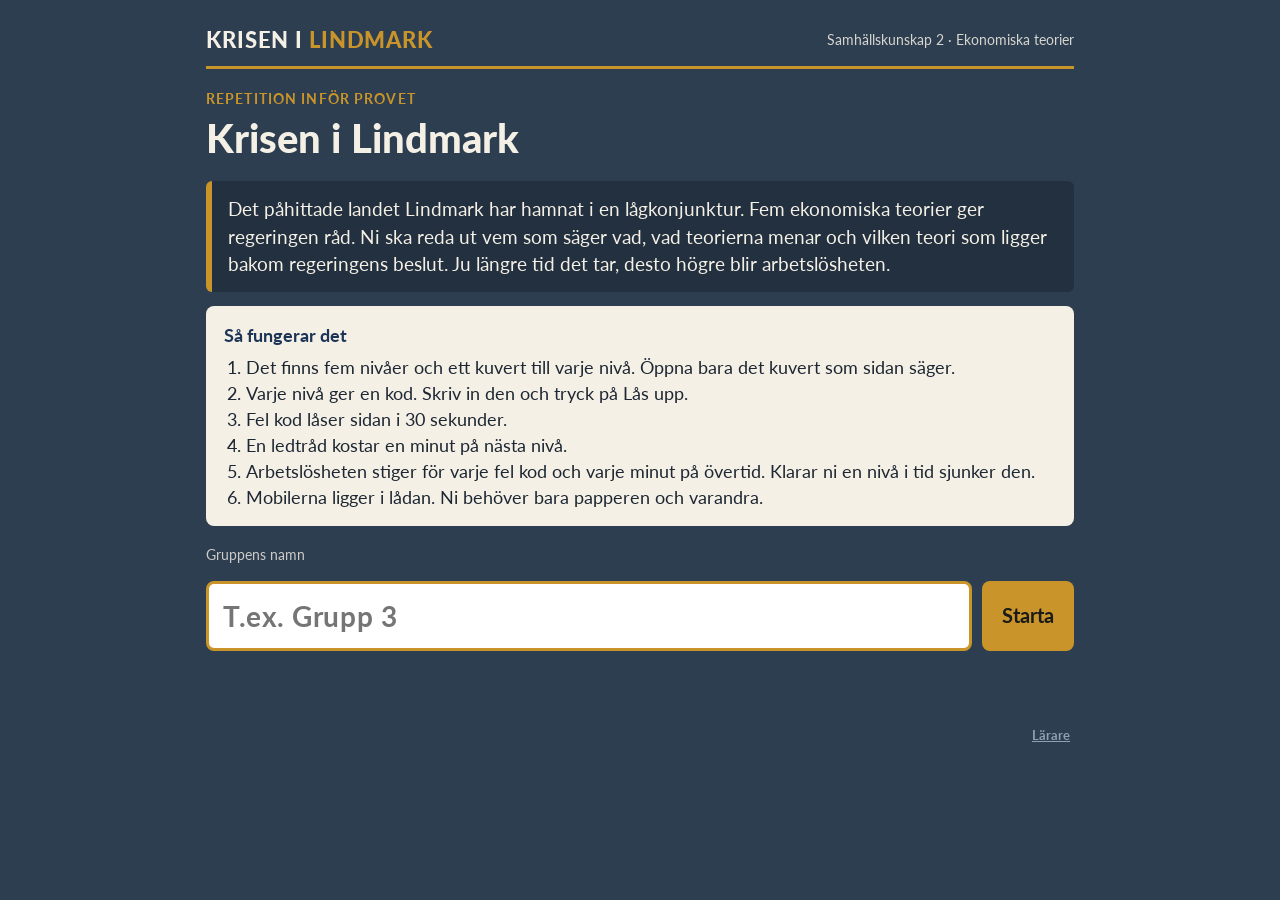
<file: ovningar/krisen-i-lindmark/index.html>
<!doctype html>
<html lang="sv">
<head>
<meta charset="utf-8">
<meta name="viewport" content="width=device-width, initial-scale=1">
<title>Krisen i Lindmark</title>
<link rel="preconnect" href="https://fonts.googleapis.com">
<link href="https://fonts.googleapis.com/css2?family=Lato:wght@400;700;900&display=swap" rel="stylesheet">
<style>
:root{
  --slate:#2D3E50; --slate2:#22303f; --sand:#F5F0E6; --gold:#C9952A; --goldbg:#F7EDD6;
  --red:#8B1A1A; --green:#2D6A4F; --navy:#1C3557; --turk:#2EC4B6; --ink:#1d2733;
}
*{box-sizing:border-box}
html,body{margin:0;height:100%}
body{background:var(--slate);color:var(--sand);font-family:Lato,"Segoe UI",Arial,sans-serif;font-size:18px;line-height:1.45}
.wrap{max-width:900px;margin:0 auto;padding:24px 16px 48px}
header.top{display:flex;justify-content:space-between;align-items:center;gap:12px;border-bottom:3px solid var(--gold);padding-bottom:10px;margin-bottom:20px}
header.top .brand{font-weight:900;letter-spacing:.04em;font-size:22px}
header.top .brand span{color:var(--gold)}
header.top .meta{font-size:14px;opacity:.85;text-align:right}
.steps{display:flex;gap:6px;margin:0 0 18px}
.steps i{flex:1;height:8px;border-radius:4px;background:#45576b}
.steps i.done{background:var(--gold)}
.steps i.now{background:var(--turk)}
h1{font-size:40px;margin:0 0 6px;font-weight:900}
h2{font-size:28px;margin:0 0 4px;font-weight:900}
.kicker{color:var(--gold);font-weight:700;text-transform:uppercase;letter-spacing:.08em;font-size:14px}
.story{background:var(--slate2);border-left:6px solid var(--gold);padding:14px 16px;margin:14px 0;border-radius:6px;font-size:19px}
.task{background:var(--sand);color:var(--ink);padding:16px 18px;border-radius:8px;margin:14px 0}
.task b{color:var(--navy)}
.task ol{margin:6px 0 0;padding-left:22px}
.timer{background:#000;border-radius:10px;padding:14px 16px 16px;margin:16px 0;text-align:center}
.timer .digits{font-size:72px;font-weight:900;color:#fff;font-variant-numeric:tabular-nums;letter-spacing:.04em;line-height:1}
.timer .bar{height:12px;background:#222;border-radius:6px;margin-top:12px;overflow:hidden}
.timer .bar div{height:100%;background:var(--turk);width:100%;transition:width .9s linear}
.timer.over .digits{color:#ff6b6b}
.timer.over .bar div{background:#ff6b6b}
.meter{display:flex;justify-content:space-between;align-items:center;background:var(--slate2);border-radius:8px;padding:10px 14px;margin:0 0 14px;font-weight:700}.meter b{font-size:30px;color:#9fe3b8;font-variant-numeric:tabular-nums}.meter.warn b{color:#ffd27a}.meter.bad b{color:#ff8a8a}
.timer .note{color:#ffb3b3;font-size:16px;margin-top:8px;min-height:1em}
.codebox{display:flex;gap:10px;flex-wrap:wrap;margin:14px 0}
.codebox input{flex:1 1 220px;font:inherit;font-size:28px;font-weight:700;letter-spacing:.12em;text-transform:uppercase;padding:12px 14px;border-radius:8px;border:3px solid var(--gold);background:#fff;color:var(--ink);min-width:0}
button{font:inherit;font-weight:700;border:0;border-radius:8px;padding:12px 20px;cursor:pointer}
.btn-gold{background:var(--gold);color:#1a1a1a;font-size:20px}
.btn-gold:disabled{background:#7b6a45;color:#333;cursor:not-allowed}
.btn-ghost{background:transparent;color:var(--sand);border:2px solid #7d8da0;font-size:16px}
.btn-ghost:disabled{opacity:.4;cursor:not-allowed}
.msg{min-height:1.5em;font-weight:700;font-size:18px;margin:6px 0}
.msg.bad{color:#ffb3b3}.msg.ok{color:#9fe3b8}
.hint{background:var(--goldbg);color:var(--ink);border-radius:8px;padding:12px 14px;margin:10px 0;display:none}
.hint.show{display:block}
.row{display:flex;gap:10px;flex-wrap:wrap;align-items:center}
.small{font-size:14px;opacity:.8}
.big-ok{font-size:44px;font-weight:900;color:var(--gold);margin:8px 0}
.stats{display:grid;grid-template-columns:repeat(auto-fit,minmax(160px,1fr));gap:10px;margin:16px 0}
.stats div{background:var(--slate2);border-radius:8px;padding:12px;text-align:center}
.stats b{display:block;font-size:30px;color:var(--gold)}
.hidden{display:none!important}
.facit{background:var(--sand);color:var(--ink);border-radius:8px;padding:16px 18px;margin:14px 0}
.facit h3{margin:14px 0 4px;color:var(--navy)}
.facit h3:first-child{margin-top:0}
.facit ul{margin:4px 0;padding-left:22px}
.teacherlink{margin-top:28px;text-align:right}
.teacherlink button{background:none;color:#8fa0b3;font-size:13px;padding:4px;text-decoration:underline}
@media (max-width:560px){h1{font-size:30px}.timer .digits{font-size:56px}}
</style>
</head>
<body>
<div class="wrap">
  <header class="top">
    <div class="brand">KRISEN I <span>LINDMARK</span></div>
    <div class="meta" id="metaGroup">Samhällskunskap 2 · Ekonomiska teorier</div>
  </header>

  <!-- START -->
  <section id="vStart">
    <div class="kicker">Repetition inför provet</div>
    <h1>Krisen i Lindmark</h1>
    <div class="story">Det påhittade landet Lindmark har hamnat i en lågkonjunktur. Fem ekonomiska teorier ger regeringen råd. Ni ska reda ut vem som säger vad, vad teorierna menar och vilken teori som ligger bakom regeringens beslut. Ju längre tid det tar, desto högre blir arbetslösheten.</div>
    <div class="task">
      <b>Så fungerar det</b>
      <ol>
        <li>Det finns fem nivåer och ett kuvert till varje nivå. Öppna bara det kuvert som sidan säger.</li>
        <li>Varje nivå ger en kod. Skriv in den och tryck på Lås upp.</li>
        <li>Fel kod låser sidan i 30 sekunder.</li>
        <li>En ledtråd kostar en minut på nästa nivå.</li><li>Arbetslösheten stiger för varje fel kod och varje minut på övertid. Klarar ni en nivå i tid sjunker den.</li>
        <li>Mobilerna ligger i lådan. Ni behöver bara papperen och varandra.</li>
      </ol>
    </div>
    <label for="groupName" class="small">Gruppens namn</label>
    <div class="codebox"><input id="groupName" maxlength="24" placeholder="T.ex. Grupp 3" style="letter-spacing:.02em;text-transform:none"><button class="btn-gold" id="startBtn">Starta</button></div>
    <div class="msg bad" id="startMsg"></div>
  </section>

  <!-- NIVÅ -->
  <section id="vLevel" class="hidden">
    <div class="steps" id="steps"></div><div class="meter" id="meter"><span>Arbetslöshet i Lindmark</span><b id="unemp">7,0 %</b></div>
    <div class="kicker" id="lvKicker"></div>
    <h2 id="lvTitle"></h2>
    <div class="story" id="lvStory"></div>
    <div class="task" id="lvTask"></div>
    <div class="timer" id="timer"><div class="digits" id="digits">00:00</div><div class="bar"><div id="barFill"></div></div><div class="note" id="timerNote"></div></div>
    <div id="codeArea">
      <div class="codebox"><input id="codeInput" autocomplete="off" spellcheck="false" placeholder="Koden"><button class="btn-gold" id="unlockBtn">Lås upp</button></div>
      <div class="msg" id="codeMsg"></div>
    </div>
    <div class="row">
      <button class="btn-ghost" id="hintBtn">Köp ledtråd (−1 minut på nästa nivå)</button>
    </div>
    <div class="hint" id="hintBox"></div>
  </section>

  <!-- MELLANSKÄRM -->
  <section id="vBetween" class="hidden">
    <div class="steps" id="steps2"></div>
    <div class="big-ok">Rätt!</div>
    <div class="story" id="betweenText"></div>
    <button class="btn-gold" id="nextBtn">Vi har öppnat kuvertet. Starta tiden</button>
  </section>

  <!-- SLUT -->
  <section id="vEnd" class="hidden">
    <div class="kicker">Fallet är löst</div>
    <h1>Krisen är över</h1>
    <div class="story">Ni har gått igenom alla fem teorier. Lägg tillbaka papperen i kuverten och vänd er mot tavlan.</div>
    <div class="stats">
      <div><b id="stUnemp">–</b>arbetslöshet</div><div><b id="stTime">–</b>total tid</div>
      <div><b id="stHints">–</b>ledtrådar</div>
      <div><b id="stWrong">–</b>felaktiga koder</div>
    </div>
    <p class="small" id="stGroup"></p>
  </section>

  <!-- LÄRARLÄGE -->
  <section id="vTeacher" class="hidden">
    <div class="kicker">Lärarläge</div>
    <h2>Facit</h2>
    <div class="facit" id="facitBox"></div>
    <div class="row"><button class="btn-ghost" id="resetBtn">Nollställ den här datorn</button><button class="btn-gold" id="closeTeacher">Stäng facit</button></div>
  </section>

  <div class="teacherlink"><button id="teacherBtn">Lärare</button></div>
</div>

<script>
(function(){
"use strict";
var H = {"levels":["ot4imhk0ky","18pvcxl1ocg","1qwymm2lwub","1nn1ynx2o3l","b48bz7qe7d"],"teacher":"be0qxujdoo"};
var FACIT = "cKu3bA87M/ecbPKkkPZyE1FUbLDlcjczIQsZjnSkOS42ZQ0BcOzsYX9YeUFVcsm4PihsBltVLqb2JmF6dAYQduPhKjE9N0AZP7dH5DMgIBT66K2kOywiKkZNYOPwJy0+JEYZP6j9NiUzNxRdKa2kNyY8JBRQIqfxITUgLFoFY6/tbEtuKV0HH67tJilybQYMZfmkNiQ8ZVtKNa3oOyYzZVxYIqfhPG1yNkBYOKbqcimR4FhVKbGkISg1ZUFXKKLqbm4+LAozcK/tbBM7JlVLKKykenJqbA4ZJ6zpIiAgJEBQOqKkNILkN1BcIKL2fmE+hpBXKKb2cjU4hpBXLbGkIoL3ZVVNOOP3IiQxLFVVJbDhICByNl1ebKznOmE6JFpdIKK4fS07ez4FIKq6HyAgPRQRffStaGE/IEZPj2f2NiR+ZfecOKb2OS4/[base64]/3KOzeR4BQLbAEzcgM3IkZcPLP3PoL3NlFNbAEzcio9IRQIf/[base64]/NRQRdeqkb2FjdggWIKq6WH0+LAprObflcnVyDlFAIqb3OyA8LEdUduPhNDU3N1JLj2bjMy9ybQYQYOPmJyU1IEBMIqfhIDI5KkBNbKqkPoL3Il9WIqnxPComMEYZZPStbm4+LAozcK/tbBMnMVUZeePJPS83MVVLJbDpaGEiIFpXJa3jP4L2K1NdbOu1e21yKfecK+PtPCc+JEBQI62kNILkN1EZKrboPmEhPEdKKa/3keUmMVpQIqSkend7ZQkZe/+rPihsTwgWOa+6WH06dgp3JbVH92FhZfaObIVH5DMkhpBBIKrqNSAgK1UZjnSkOS42ZQIBffe0Z319LQcHRv/[base64]/[base64]/tISxybQUQcOzoO39YeRtMIP2Obilhe3pQOgAhcnRyh4MZCqrqMy8hKF1XJbDwNzM8NhRfPgAhNSByh4MZP6/xJio9IRRqGILQAQMHAXN8GP+rOnJsTwhMIP2Obi07e3lWIqbwMzM7NlkDbLDukeU+M0dNj2fqNig1ZWZQJ7DmMy85ZVlcKOPtPCc+JEBQI633P4L3KRgZIAAhNWE7K1JVLbftPS9yNltUbAAyJCQgKkZdIqLwciyR4FgFY6/tbEtuKV0HB6b9PCQhLFVXJbDpaGEnMVNQKrfhIGEhKlkZLe7vMzIhJBT6+qjlIGE7ZVj66aTvPS84MFpSOLb2fmEhMVVNKa2kOSA8ZUdYOLDlciQqMUZYbKqkOTM7NlFLcOzoO39YeVhQcpHtPy07IkAZP7XlIHtyIFoZLq/lPCU8LFpebKdH9jNyNVFXIqrqNTE9KV1NJajhPGE+LF9XLbGkPy48IEBYPqr3PyQ8ZVtaJOPiOy8zK0dJI6/tJig5IFoZJKL2cio3PFpcP6rlPDI5JBRdPqLjfmE/IFoZJa3rP2EhMUb66K3jM2EwMFBeKbf2NyY+IEYFY6/tbEtuakFVcsm4In8VKlBSj2fqJmE8hpBLbKT2JzEiIFoZJ6z0Ii0zNxRbj2bgM2EmIFtLJab2PCByMV1VIOPhPGE2IEBYIKmkO2EmIExNKa2ocjUzNxRKOAAgPi08LFpebKznOmE1IEYZKbfwciAgIkFUKa3wciw9MRRKJbfwciQ1IEAZP7XlIG9uakQH";

var LEVELS = [
 { title:"Vem sa vad?", sec:360,
   story:"Lindmark har gått in i en lågkonjunktur. Regeringen har kallat in fem ekonomiska teorier för att få råd, men det är oklart vilken tänkare som har sagt vad.",
   task:"<b>Öppna kuvert 1.</b><ol><li>Lägg tänkarkorten i en rad.</li><li>Para ihop varje tänkare med rätt idékort.</li><li>Varje idékort har ett nummer i hörnet.</li></ol><b>Koden:</b> summan av numren på idékorten som hör till <b>Smith</b>, <b>Keynes</b> och <b>Friedman</b>.",
   hint:"Smith och Ricardo hör båda till den klassiska ekonomin. Smith skriver om den osynliga handen. Ricardo skriver om handel mellan länder. Friedman är monetarist och skriver om penningmängden." },
 { title:"Begreppslåset", sec:300,
   story:"Rådgivarna använder olika begrepp och regeringen förstår inte vem som menar vad. Begreppen måste sorteras.",
   task:"<b>Öppna kuvert 2.</b><ol><li>Lägg rutnätet på bänken.</li><li>Läs begreppskorten högt för varandra.</li><li>Lägg varje kort på rätt teori. Det ska ligga två kort på varje ruta.</li></ol><b>Koden:</b> summan av siffrorna på korten i ruta <b>3</b>, följd av summan i ruta <b>5</b>. Om ruta 3 ger 11 och ruta 5 ger 4 blir koden 114.",
   hint:"Börja med de begrepp ni är säkra på: osynliga handen, mervärde och penningmängd. Merkantilismen och den klassiska ekonomin har motsatta syn på tullar och frihandel." },
 { title:"Förväxlingarna", sec:240,
   story:"Oppositionen påstår att regeringen blandar ihop teorierna. Visa att oppositionen har fel.",
   task:"<b>Öppna kuvert 3.</b><ol><li>Läs ett påstående i taget.</li><li>Ringa in den teori som påståendet hör till. Bara en per rad.</li><li>Varje teori har en siffra bredvid sig.</li></ol><b>Koden:</b> siffrorna ni har ringat in, uppifrån och ner.",
   hint:"Både Keynes och Friedman vill hantera kriser, men på olika sätt. Keynes vill att staten ökar utgifterna. Friedman vill att centralbanken håller penningmängden stabil." },
 { title:"Tre beslut", sec:240,
   story:"Regeringen i Lindmark har fattat tre beslut på en vecka. Journalisterna vill veta vilken teori som ligger bakom vart och ett.",
   task:"<b>Öppna kuvert 4.</b><ol><li>Läs beslut A, B och C.</li><li>Leta efter detaljerna i texten som pekar mot en teori.</li><li>Välj den teori på listan som passar beslutet bäst.</li></ol><b>Koden:</b> teorins nummer för beslut A, B och C, i den ordningen.",
   hint:"Ett av besluten handlar om att låna i en lågkonjunktur. Ett annat handlar om inflationen. Det tredje handlar om att landet ska sälja mer än det köper." },
 { title:"Finansministerns fråga", sec:240, teacher:true,
   story:"Krisen i Lindmark är på väg att lösas. Nu vill finansministern veta hur Sverige gör. Den här gången räcker det inte med en kod. Ni måste kunna förklara.",
   task:"<b>Öppna kuvert 5.</b><ol><li>Läs om svensk ekonomisk politik i dag.</li><li>Förbered svar på de tre frågorna. Alla i gruppen ska kunna svara.</li><li>Räck upp handen när ni är klara. Läraren väljer vem som svarar.</li></ol><b>Koden:</b> läraren skriver in den när ni har förklarat.",
   hint:"Ett tips: titta på vem som ansvarar för inflationen och vad som händer med statens utgifter när arbetslösheten stiger." }
];
var BETWEEN = [
 "Ni vet nu vilka tänkarna är. Nästa steg är att förstå deras begrepp.",
 "Begreppen är sorterade. Oppositionen har redan hittat något att anmärka på.",
 "Oppositionen hade fel. Nu har regeringen fattat tre nya beslut, och tiden blir kortare.",
 "Tre beslut är förklarade. Nu återstår finansministerns fråga."
];

// ---------- hjälpare ----------
function norm(s){ return (s||"").toUpperCase().replace(/[\s\-\.]/g,""); }
function cyrb53(str, seed){ seed = seed||0;
  var h1 = 0xdeadbeef ^ seed, h2 = 0x41c6ce57 ^ seed;
  for (var i=0, ch; i<str.length; i++){ ch=str.charCodeAt(i); h1=Math.imul(h1^ch,2654435761); h2=Math.imul(h2^ch,1597334677); }
  h1 = Math.imul(h1^(h1>>>16),2246822507); h1 ^= Math.imul(h2^(h2>>>13),3266489909);
  h2 = Math.imul(h2^(h2>>>16),2246822507); h2 ^= Math.imul(h1^(h1>>>13),3266489909);
  return (4294967296*(2097151&h2)+(h1>>>0)).toString(36);
}
function hash(s){ return cyrb53("fm|"+norm(s), 46); }
function decrypt(b64, key){
  try{
    var bin = atob(b64), bytes = new Uint8Array(bin.length);
    var k = new TextEncoder().encode(norm(key));
    for (var i=0;i<bin.length;i++) bytes[i] = bin.charCodeAt(i) ^ k[i % k.length];
    return new TextDecoder().decode(bytes);
  }catch(e){ return null; }
}
function $(id){ return document.getElementById(id); }
function fmt(s){ s=Math.max(0,Math.floor(s)); var m=Math.floor(s/60), r=s%60; return (m<10?"0":"")+m+":"+(r<10?"0":"")+r; }
function show(id){ ["vStart","vLevel","vBetween","vEnd","vTeacher"].forEach(function(v){ $(v).classList.toggle("hidden", v!==id); }); }

// ---------- ljud ----------
var actx=null;
function beep(){
  try{
    actx = actx || new (window.AudioContext||window.webkitAudioContext)();
    [0,0.32].forEach(function(t){
      var o=actx.createOscillator(), g=actx.createGain();
      o.frequency.value=880; o.type="sine"; o.connect(g); g.connect(actx.destination);
      var t0=actx.currentTime+t; g.gain.setValueAtTime(0.0001,t0); g.gain.exponentialRampToValueAtTime(0.35,t0+0.02);
      g.gain.exponentialRampToValueAtTime(0.0001,t0+0.2); o.start(t0); o.stop(t0+0.22);
    });
  }catch(e){}
}

// ---------- tillstånd ----------
var KEY="krisenLindmark_v1";
var S = load() || fresh();
function fresh(){ return {group:"", level:-1, phase:"start", start:0, levelStart:0, levelSec:0, penaltyNext:0, hints:0, wrong:0, effect:0, hintBought:false, lockUntil:0, beeped:false, endTime:0}; }
function save(){ try{ localStorage.setItem(KEY, JSON.stringify(S)); }catch(e){} }
function load(){ try{ var x=localStorage.getItem(KEY); return x?JSON.parse(x):null; }catch(e){ return null; } }

function overMin(){ var o=(Date.now()-S.levelStart)/1000 - S.levelSec; return o>0 ? Math.ceil(o/60) : 0; }
function unemp(){ var u = 7 + (S.effect||0) + 0.2*S.wrong; if (S.phase==="level") u += 0.5*overMin(); return Math.max(3, u); }
function fmtU(u){ return u.toFixed(1).replace(".", ",")+" %"; }
function drawMeter(){ var u=unemp(), m=$("meter"); $("unemp").textContent=fmtU(u); m.className="meter"+(u>=9?" bad":(u>=7.5?" warn":"")); }
function drawSteps(el){
  el.innerHTML="";
  for (var i=0;i<LEVELS.length;i++){
    var d=document.createElement("i");
    if (i<S.level || (S.phase==="between" && i===S.level)) d.className="done";
    else if (i===S.level) d.className="now";
    el.appendChild(d);
  }
}

function render(){
  $("metaGroup").textContent = S.group ? (S.group+" · Samhällskunskap 2") : "Samhällskunskap 2 · Ekonomiska teorier";
  if (S.phase==="start"){ show("vStart"); return; }
  if (S.phase==="end"){
    show("vEnd");
    $("stTime").textContent = fmt((S.endTime-S.start)/1000);
    $("stHints").textContent = S.hints; $("stWrong").textContent = S.wrong;
    $("stGroup").textContent = S.group; $("stUnemp").textContent = fmtU(unemp()); return;
  }
  if (S.phase==="between"){
    show("vBetween"); drawSteps($("steps2"));
    $("betweenText").textContent = BETWEEN[S.level] + " Öppna kuvert " + (S.level+2) + ".";
    return;
  }
  var L = LEVELS[S.level];
  show("vLevel"); drawSteps($("steps"));
  $("lvKicker").textContent = "Nivå " + (S.level+1) + " av " + LEVELS.length;
  $("lvTitle").textContent = L.title;
  $("lvStory").textContent = L.story;
  $("lvTask").innerHTML = L.task;
  $("hintBox").textContent = "Ledtråd: " + L.hint;
  $("hintBox").classList.toggle("show", !!S.hintBought);
  $("hintBtn").disabled = !!S.hintBought;
  $("hintBtn").textContent = S.level===LEVELS.length-1 ? "Köp ledtråd" : "Köp ledtråd (−1 minut på nästa nivå)";
  $("codeInput").placeholder = L.teacher ? "Lärarens kod" : "Koden";
  $("codeInput").type = L.teacher ? "password" : "text";
  $("codeMsg").textContent=""; $("codeMsg").className="msg";
  tick();
}

function tick(){
  if (S.phase!=="level") return;
  drawMeter();
  var now = Date.now();
  var left = S.levelSec - (now - S.levelStart)/1000;
  var t = $("timer");
  if (left >= 0){
    t.classList.remove("over");
    $("digits").textContent = fmt(Math.ceil(left));
    $("barFill").style.width = (100*left/S.levelSec)+"%";
    $("timerNote").textContent = "";
  } else {
    if (!S.beeped){ S.beeped=true; save(); beep(); }
    t.classList.add("over");
    $("digits").textContent = "+" + fmt(-left);
    $("barFill").style.width = "100%";
    $("timerNote").textContent = "Tiden är slut. Arbetslösheten stiger varje minut tills ni har löst nivån.";
  }
  // spärr
  var lock = S.lockUntil - now;
  var btn = $("unlockBtn");
  if (lock > 0){
    btn.disabled = true; $("codeInput").disabled = true;
    $("codeMsg").className="msg bad";
    $("codeMsg").textContent = "Fel kod. Sidan är låst i " + Math.ceil(lock/1000) + " sekunder. Kontrollera ert material under tiden.";
  } else if (btn.disabled){
    btn.disabled = false; $("codeInput").disabled = false;
    $("codeMsg").textContent = ""; $("codeMsg").className="msg";
  }
}
setInterval(tick, 500);

function startLevel(i){
  S.level=i; S.phase="level"; S.levelStart=Date.now();
  S.levelSec = Math.max(60, LEVELS[i].sec - S.penaltyNext);
  S.penaltyNext=0; S.hintBought=false; S.beeped=false; S.lockUntil=0;
  save(); render();
}

$("startBtn").onclick = function(){
  var g = $("groupName").value.trim();
  if (!g){ $("startMsg").textContent = "Skriv gruppens namn först."; return; }
  S = fresh(); S.group=g; S.start=Date.now(); save(); startLevel(0);
};
$("nextBtn").onclick = function(){ startLevel(S.level+1); };

function tryCode(){
  if (S.phase!=="level" || Date.now() < S.lockUntil) return;
  var v = $("codeInput").value; if (!norm(v)) return;
  var hv = hash(v);
  var ok = (hv === H.levels[S.level]) || (hv === H.teacher);
  $("codeInput").value = "";
  if (ok){
    var om = overMin(); S.effect = (S.effect||0) + (om>0 ? 0.5*om : -0.5);
    if (S.level === LEVELS.length-1){ S.phase="end"; S.endTime=Date.now(); save(); render(); return; }
    S.phase="between"; save(); render();
  } else {
    S.wrong++; S.lockUntil = Date.now()+30000; save(); tick();
  }
}
$("unlockBtn").onclick = tryCode;
$("codeInput").addEventListener("keydown", function(e){ if (e.key==="Enter") tryCode(); });

$("hintBtn").onclick = function(){
  if (S.hintBought) return;
  S.hintBought=true; S.hints++; if (S.level < LEVELS.length-1) S.penaltyNext=60;
  save(); render();
};

// ---------- lärarläge ----------
var prevView = null;
$("teacherBtn").onclick = function(){
  var k = prompt("Lärarkod");
  if (!k) return;
  if (hash(k) !== H.teacher){ alert("Fel kod."); return; }
  var html = decrypt(FACIT, k);
  if (!html){ alert("Facit kunde inte visas."); return; }
  $("facitBox").innerHTML = html;
  show("vTeacher");
};
$("closeTeacher").onclick = function(){ render(); };
$("resetBtn").onclick = function(){
  if (!confirm("Nollställa den här datorn? Gruppens framsteg försvinner.")) return;
  S = fresh(); save(); $("groupName").value=""; render();
};

render();
})();
</script>
</body>
</html>
</file>
<file: style.css>
/* Gemensam stil för startsidan och kurssidorna. Skifferblått och guld som i lektionernas bilder. */
:root {
  --bg: #F6F7F9; --card: #FFFFFF; --ink: #2B3445; --muted: #5E6878; --line: #DCE0E7;
  --navy: #37435A; --gold: #B07D1F; --goldbg: #F8ECD6;
  --font: "Lato", "Segoe UI", system-ui, sans-serif;
}
@media (prefers-color-scheme: dark) { :root:not([data-theme="light"]) {
  --bg: #161B24; --card: #1F2633; --ink: #E7EAF0; --muted: #A3ACBB; --line: #333C4C;
  --navy: #9FB2D6; --gold: #E2B969; --goldbg: #3A3222; color-scheme: dark } }
:root[data-theme="dark"] {
  --bg: #161B24; --card: #1F2633; --ink: #E7EAF0; --muted: #A3ACBB; --line: #333C4C;
  --navy: #9FB2D6; --gold: #E2B969; --goldbg: #3A3222; color-scheme: dark }
* { box-sizing: border-box; }
html, body { background: var(--bg); }
body { color: var(--ink); font-family: var(--font); font-size: 17px; line-height: 1.5; margin: 0;
  padding-left: max(16px, env(safe-area-inset-left, 0px)); padding-right: max(16px, env(safe-area-inset-right, 0px)); padding-block: 32px 48px; }
.wrap { max-width: 720px; margin: 0 auto; display: grid; gap: 16px; }
.eyebrow { font-size: .78rem; font-weight: 700; letter-spacing: .08em; text-transform: uppercase; color: var(--gold); }
h1 { font-size: 1.9rem; font-weight: 900; color: var(--navy); margin: 0; line-height: 1.15; text-wrap: balance; }
h2 { font-size: 1.2rem; color: var(--navy); margin: 12px 0 0; }
p { margin: 0; }
.muted { color: var(--muted); }
.back { color: var(--navy); font-weight: 700; text-decoration: none; font-size: .95rem; }
.back:hover { text-decoration: underline; }
.grid { display: grid; grid-template-columns: repeat(auto-fill, minmax(210px, 1fr)); gap: 12px; }
a.card { background: var(--card); border: 1px solid var(--line); border-radius: 10px; padding: 20px;
  display: grid; gap: 6px; align-content: start; text-decoration: none; color: inherit; }
a.card:hover { border-color: var(--gold); }
a.card:focus-visible, .back:focus-visible { outline: 3px solid var(--gold); outline-offset: 2px; }
a.card b { color: var(--navy); font-size: 1.15rem; }
.tag { justify-self: start; font-size: .72rem; font-weight: 700; letter-spacing: .05em; text-transform: uppercase;
  padding: 2px 8px; border-radius: 99px; background: var(--goldbg); color: var(--ink); }
.empty { background: var(--card); border: 1px dashed var(--line); border-radius: 10px; padding: 20px; color: var(--muted); }
footer { color: var(--muted); font-size: .85rem; margin-top: 16px; }
@media (max-width: 480px) { body { font-size: 16px; padding-block: 24px 40px; } h1 { font-size: 1.55rem; } a.card { padding: 16px; } }
</file>
